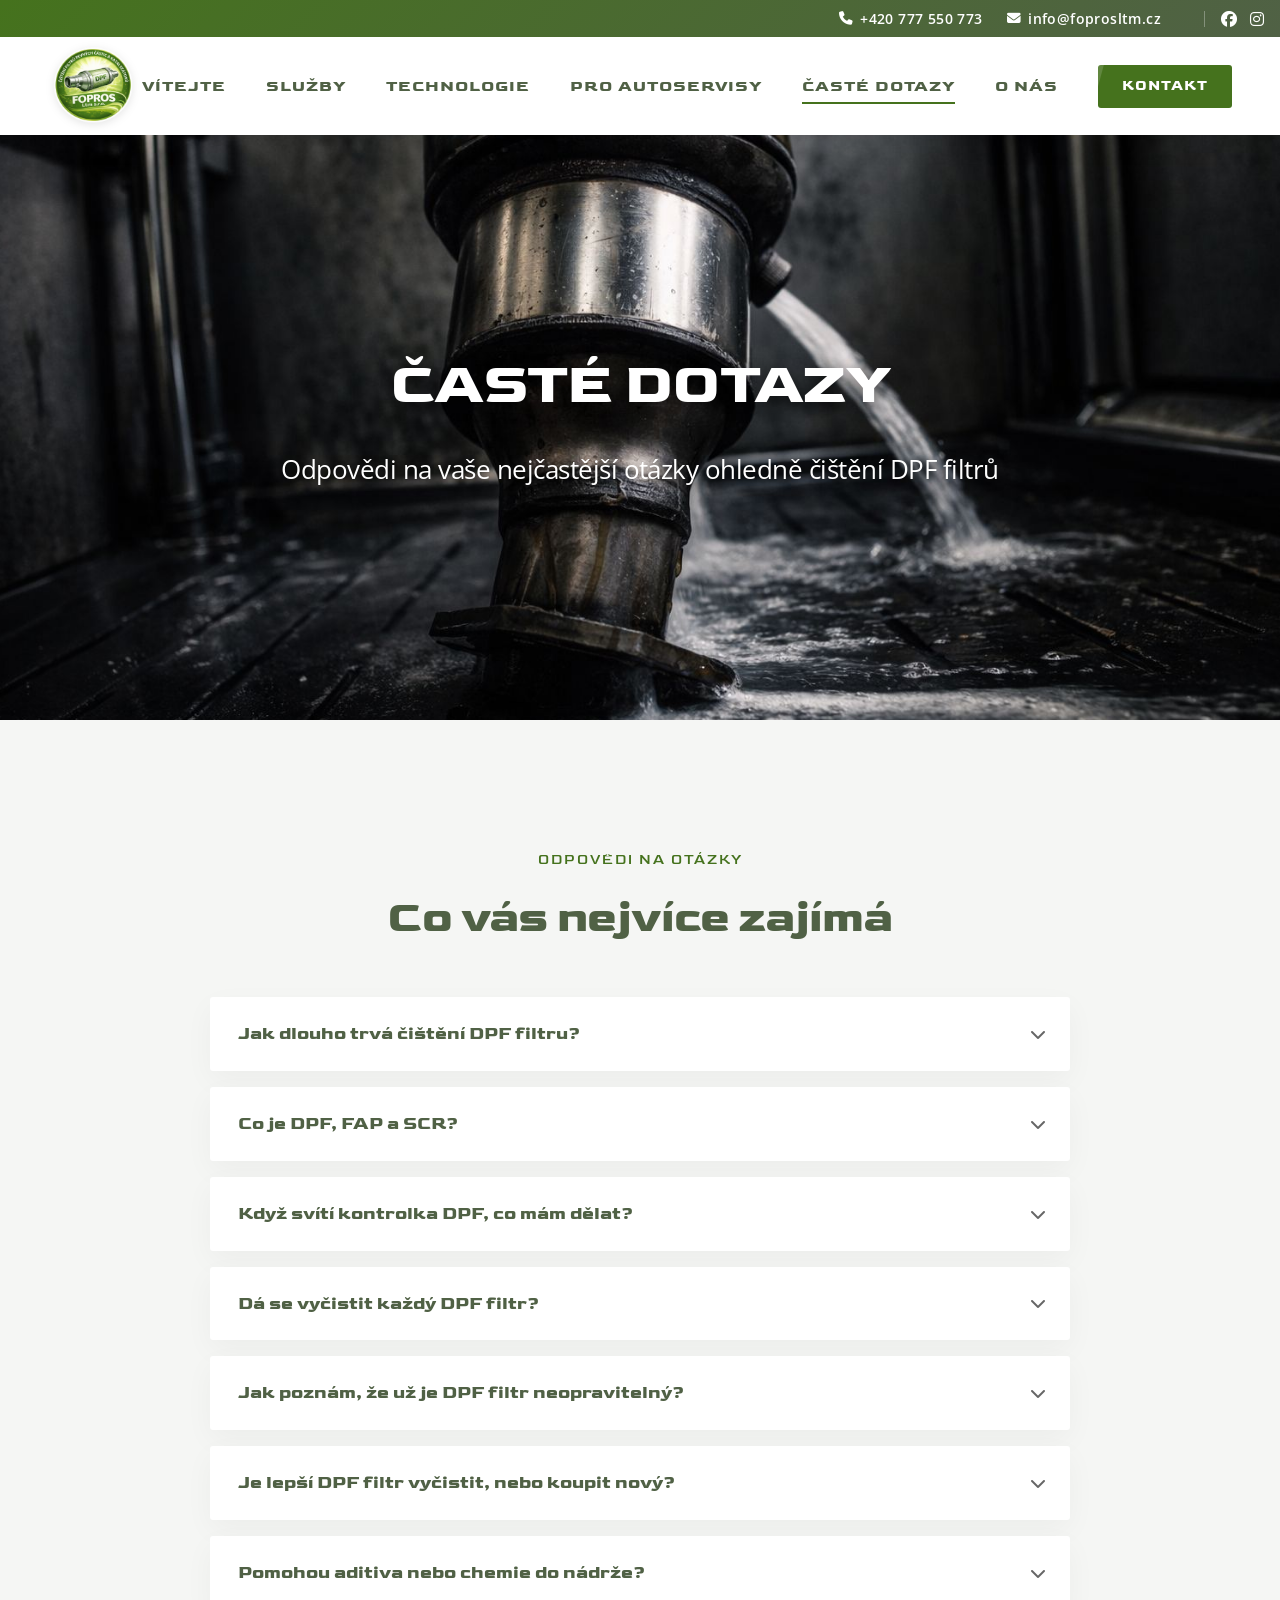
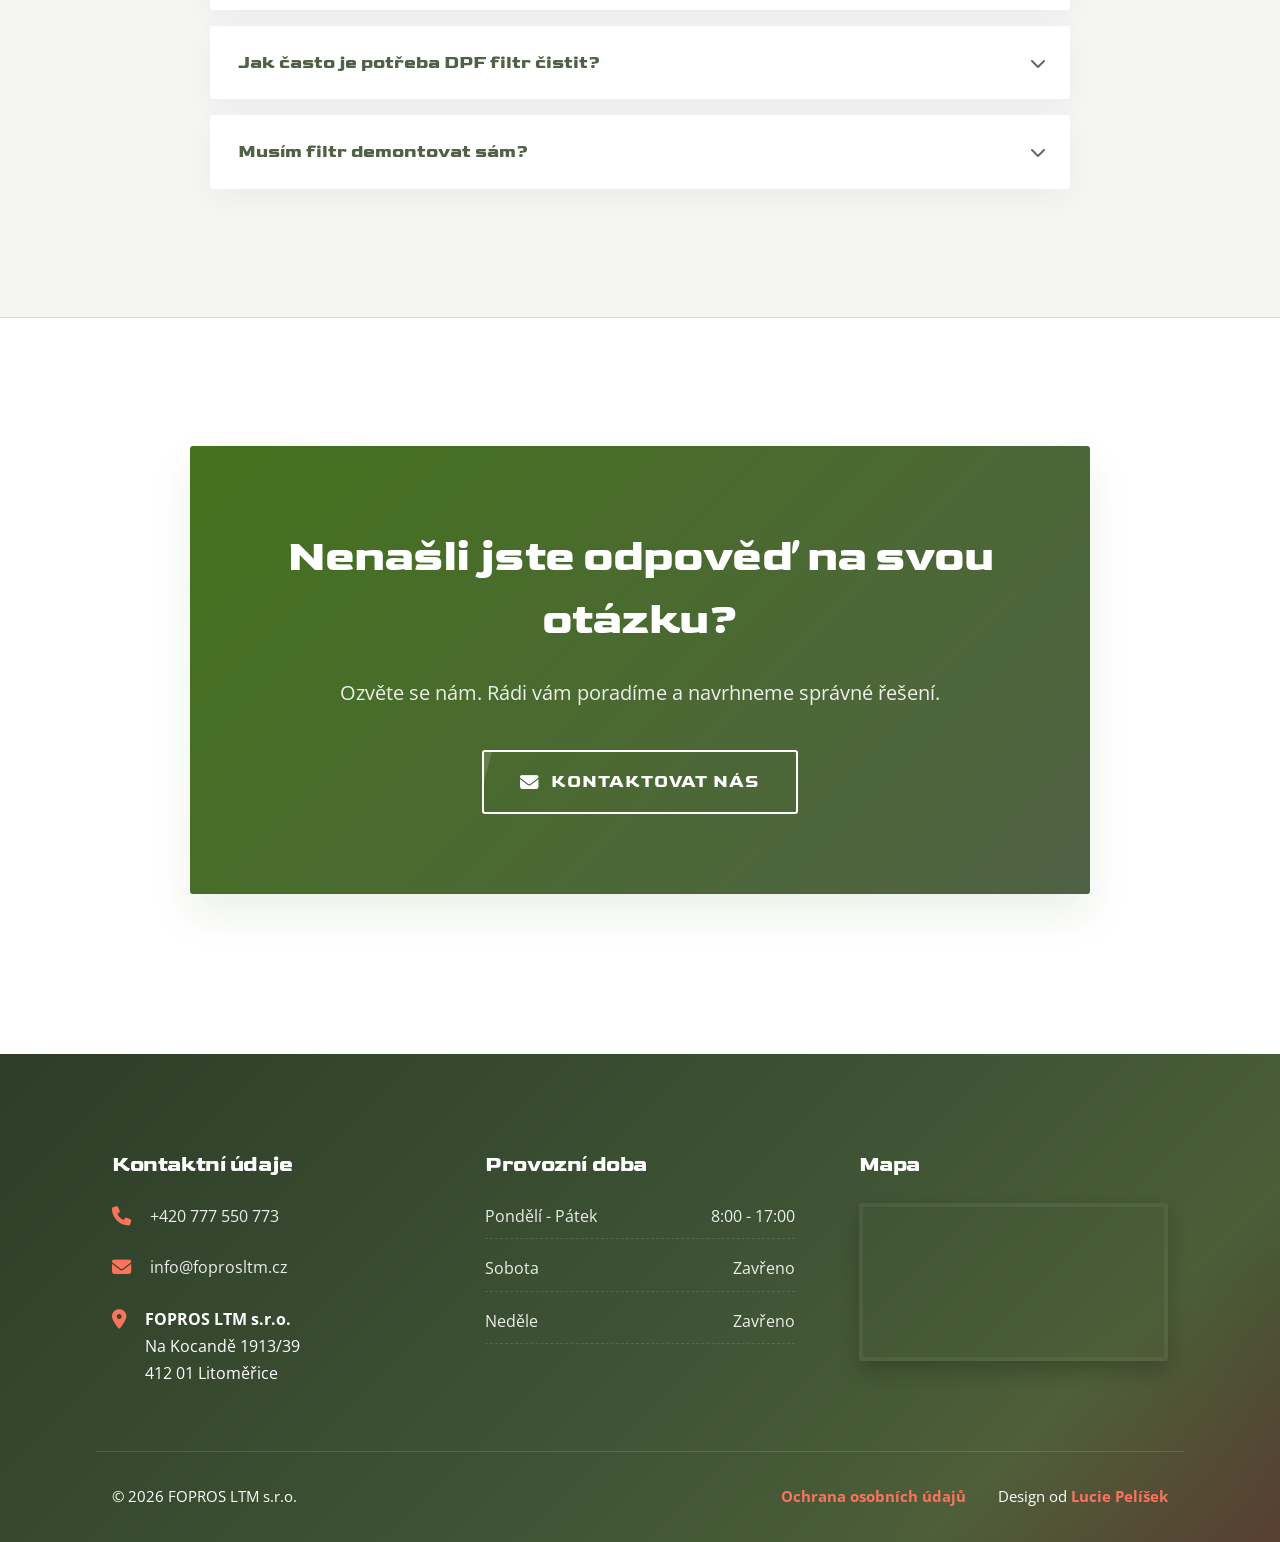
<file: caste-dotazy.html>
<!DOCTYPE html>
<html lang="cs">

<head>
    <meta charset="UTF-8">
    <meta name="viewport" content="width=device-width, initial-scale=1.0">
    <title>Časté dotazy – Čištění DPF | FOPROS LTM</title>
    <meta name="description"
        content="Odpovědi na nejčastější otázky ohledně čištění DPF filtrů. Jak dlouho to trvá, co dělat, když svítí kontrolka, a kdy se vyplatí filtr čistit.">
    <link rel="canonical" href="https://foprosltm.cz/caste-dotazy.html">
    <meta name="theme-color" content="#45721D">

    <meta property="og:title" content="Časté dotazy – Čištění DPF | FOPROS LTM">
    <meta property="og:description"
        content="Jak dlouho trvá čištění DPF? Dá se čistit každý filtr? Musím ho vymontovat sám? Odpovídáme na časté dotazy k DPF filtrům.">
    <meta property="og:type" content="website">
    <meta property="og:url" content="https://foprosltm.cz/caste-dotazy.html">

    <link rel="icon" href="Obrazky/Favicon.png" type="image/png">

    <link rel="preconnect" href="https://fonts.googleapis.com">
    <link rel="preconnect" href="https://fonts.gstatic.com" crossorigin>
    <link
        href="https://fonts.googleapis.com/css2?family=Goldman:wght@400;700&family=Open+Sans:ital,wght@0,400;0,600;0,700;1,400&display=swap"
        rel="stylesheet">
    <link rel="stylesheet" href="https://cdnjs.cloudflare.com/ajax/libs/font-awesome/6.5.1/css/all.min.css">

    <link rel="stylesheet" href="style.css">
    <link rel="stylesheet" href="caste-dotazy.css">
</head>

<body>

    <div class="site-header-wrap">
        <div class="top-bar">
            <div class="container-fluid">
                <div class="top-contact-info">
                    <a href="tel:+420777550773" class="top-link">
                        <i class="fa-solid fa-phone"></i><span>+420 777 550 773</span>
                    </a>
                    <a href="mailto:info@foprosltm.cz" class="top-link">
                        <i class="fa-solid fa-envelope"></i><span>info@foprosltm.cz</span>
                    </a>
                    <div class="top-social">
                        <a href="https://www.facebook.com/foprosltmDPF" target="_blank" rel="noopener"
                            aria-label="Facebook"><i class="fa-brands fa-facebook"></i></a>
                        <a href="https://instagram.com/foprosltmDPF" target="_blank" rel="noopener"
                            aria-label="Instagram"><i class="fa-brands fa-instagram"></i></a>
                    </div>
                </div>
            </div>
        </div>

        <header class="header" id="header">
            <div class="container-fluid header-inner">
                <a href="index.html" class="logo">
                    <img src="Obrazky/Logo.png" alt="FOPROS LTM Logo" loading="lazy">
                </a>
                <button class="menu-toggle" aria-label="Otevřít navigaci" aria-expanded="false"
                    aria-controls="main-nav">
                    <span class="hamburger"></span>
                </button>
                <nav id="main-nav" class="main-nav">
                    <ul class="nav-list">
                        <li><a href="index.html" class="nav-link">Vítejte</a></li>
                        <li><a href="sluzby.html" class="nav-link">Služby</a></li>
                        <li><a href="technologie.html" class="nav-link">Technologie</a></li>
                        <li><a href="pro-autoservisy.html" class="nav-link">Pro autoservisy</a></li>
                        <li><a href="caste-dotazy.html" class="nav-link active">Časté dotazy</a></li>
                        <li><a href="o-nas.html" class="nav-link">O nás</a></li>
                        <li><a href="kontakt.html" class="btn btn-nav">Kontakt</a></li>
                    </ul>
                </nav>
            </div>
        </header>
    </div>

    <main>

        <!-- Sekce 1: HERO -->
        <section class="hero hero-photo" id="faq-hero">
            <div class="hero-photo-bg" style="background-image: url('Obrazky/Foto6.jpg');"></div>
            <div class="hero-text-overlay"></div>
            <div class="container hero-content-centered">
                <div class="hero-content text-center center-block">
                    <h1>Časté dotazy</h1>
                    <h2>Odpovědi na vaše nejčastější otázky ohledně čištění DPF filtrů</h2>
                </div>
            </div>
        </section>

        <!-- Sekce 2: FAQs Accordion -->
        <section class="section-padding faq-section animate-on-scroll" id="faq-list">
            <div class="container">
                <div class="faq-wrapper">
                    <div class="text-content center-block" style="max-width: 680px; margin-bottom: 3rem;">
                        <span class="subtitle">Odpovědi na otázky</span>
                        <h2>Co vás nejvíce zajímá</h2>
                    </div>

                    <div class="faq-accordion">

                        <div class="faq-item">
                            <button class="faq-header" aria-expanded="false">
                                <span class="faq-title">Jak dlouho trvá čištění DPF filtru?</span>
                                <i class="fa-solid fa-chevron-down faq-arrow"></i>
                            </button>
                            <div class="faq-body">
                                <p>Čištění DPF filtru u nás obvykle trvá do 240 minut od zahájení procesu. Konkrétní čas
                                    závisí na typu filtru, míře zanesení a&nbsp;jeho velikosti. U&nbsp;větších filtrů
                                    (nákladní vozidla, autobusy, stroje) může být doba čištění stanovena individuálně.
                                </p>
                            </div>
                        </div>

                        <div class="faq-item">
                            <button class="faq-header" aria-expanded="false">
                                <span class="faq-title">Co je DPF, FAP a SCR?</span>
                                <i class="fa-solid fa-chevron-down faq-arrow"></i>
                            </button>
                            <div class="faq-body">
                                <ul class="faq-list">
                                    <li><strong>DPF (Diesel Particulate Filter)</strong><br>Filtr pevných částic, který
                                        zachytává saze a&nbsp;jemné částice z&nbsp;výfukových plynů dieselových motorů.
                                    </li>
                                    <li><strong>FAP (Filtre à Particules)</strong><br>Označení DPF filtru používané
                                        zejména u&nbsp;francouzských vozidel (Peugeot, Citroën, Renault). Funkčně jde
                                        o&nbsp;stejný typ filtru.</li>
                                    <li><strong>SCR (Selective Catalytic Reduction)</strong><br>Systém pro snížení emisí
                                        oxidů dusíku (NOx), který pracuje s&nbsp;kapalinou AdBlue. Nejde o&nbsp;filtr
                                        pevných částic, ale o&nbsp;jiný emisní systém.</li>
                                </ul>
                            </div>
                        </div>

                        <div class="faq-item">
                            <button class="faq-header" aria-expanded="false">
                                <span class="faq-title">Když svítí kontrolka DPF, co mám dělat?</span>
                                <i class="fa-solid fa-chevron-down faq-arrow"></i>
                            </button>
                            <div class="faq-body">
                                <p>Rozsvícená kontrolka DPF neznamená automaticky vážný problém, ale signalizuje, že
                                    filtr je zanesený.</p>
                                <p><strong>Doporučený postup:</strong></p>
                                <ul class="faq-list">
                                    <li>Pokud je to možné, zkuste delší jízdu mimo město při vyšších otáčkách, aby
                                        proběhla regenerace.</li>
                                    <li>Pokud kontrolka nezhasne nebo se vrací často, je vhodné nechat stav DPF odborně
                                        posoudit.</li>
                                    <li>Dlouhodobé ignorování kontrolky může vést k omezení výkonu motoru nebo k
                                        nouzovému režimu.</li>
                                </ul>
                            </div>
                        </div>

                        <div class="faq-item">
                            <button class="faq-header" aria-expanded="false">
                                <span class="faq-title">Dá se vyčistit každý DPF filtr?</span>
                                <i class="fa-solid fa-chevron-down faq-arrow"></i>
                            </button>
                            <div class="faq-body">
                                <p>Ne. Většinu DPF filtrů vyčistit lze, ale ne všechny. Čištění není vhodné, pokud je
                                    filtr:</p>
                                <ul class="faq-list">
                                    <li>Mechanicky poškozený nebo prasklý,</li>
                                    <li>konstrukčně zničený.</li>
                                </ul>
                                <p>Proto vždy provádíme vstupní kontrolu a&nbsp;teprve poté doporučíme další postup.</p>
                            </div>
                        </div>

                        <div class="faq-item">
                            <button class="faq-header" aria-expanded="false">
                                <span class="faq-title">Jak poznám, že už je DPF filtr neopravitelný?</span>
                                <i class="fa-solid fa-chevron-down faq-arrow"></i>
                            </button>
                            <div class="faq-body">
                                <p>Typické znaky neopravitelného DPF filtru:</p>
                                <ul class="faq-list">
                                    <li>Filtr je prasklý nebo má viditelné poškození,</li>
                                    <li>extrémně vysoký protitlak i po regeneracích.</li>
                                </ul>
                                <p>Laik to často nepozná, proto je důležité odborné posouzení před jakýmkoli zásahem.
                                </p>
                            </div>
                        </div>

                        <div class="faq-item">
                            <button class="faq-header" aria-expanded="false">
                                <span class="faq-title">Je lepší DPF filtr vyčistit, nebo koupit nový?</span>
                                <i class="fa-solid fa-chevron-down faq-arrow"></i>
                            </button>
                            <div class="faq-body">
                                <p>Pokud není filtr mechanicky poškozený, čištění dává ve většině případů smysl:</p>
                                <ul class="faq-list">
                                    <li>Je výrazně levnější než nový filtr,</li>
                                    <li>zachováte originální díl vozidla,</li>
                                    <li>jde o ekologičtější řešení.</li>
                                </ul>
                                <p>Výměnu doporučujeme pouze tehdy, pokud je filtr nevratně poškozený.</p>
                            </div>
                        </div>

                        <div class="faq-item">
                            <button class="faq-header" aria-expanded="false">
                                <span class="faq-title">Pomohou aditiva nebo chemie do nádrže?</span>
                                <i class="fa-solid fa-chevron-down faq-arrow"></i>
                            </button>
                            <div class="faq-body">
                                <p>Aditiva mohou podpořit regeneraci a pomoci se sazemi, ale:</p>
                                <ul class="faq-list">
                                    <li>Neodstraní popel,</li>
                                    <li>nejsou řešením silně zaneseného DPF.</li>
                                </ul>
                                <p>Pokud se problém s DPF opakuje, chemie většinou nestačí.</p>
                            </div>
                        </div>

                        <div class="faq-item">
                            <button class="faq-header" aria-expanded="false">
                                <span class="faq-title">Jak často je potřeba DPF filtr čistit?</span>
                                <i class="fa-solid fa-chevron-down faq-arrow"></i>
                            </button>
                            <div class="faq-body">
                                <p>Neexistuje jednotný interval. Záleží na:</p>
                                <ul class="faq-list">
                                    <li>Stylu jízdy,</li>
                                    <li>typu provozu (město vs. delší trasy),</li>
                                    <li>technickém stavu motoru,</li>
                                    <li>stáří vozidla.</li>
                                </ul>
                                <p>U vozidel s častými krátkými jízdami se zanášení objevuje výrazně dříve.</p>
                            </div>
                        </div>

                        <div class="faq-item">
                            <button class="faq-header" aria-expanded="false">
                                <span class="faq-title">Musím filtr demontovat sám?</span>
                                <i class="fa-solid fa-chevron-down faq-arrow"></i>
                            </button>
                            <div class="faq-body">
                                <p>Nemusíte. Pokud nemáte možnost filtr demontovat, můžete přijet k&nbsp;nám nebo dojet
                                    do s&nbsp;námi spolupracujícího autoservisu. Spolupracující servisy naleznete
                                    na&nbsp;stránce <a href="pro-autoservisy.html#spolupracujeme"
                                        class="inline-link">Pro autoservisy</a>. Případně naše spolupracující
                                    autoservisy pro vás rádi obvoláme a&nbsp;zjistíme jejich aktuální vytíženost.</p>
                            </div>
                        </div>

                    </div>
                </div>
            </div>
        </section>

        <!-- Sekce 3: CTA -->
        <section class="section-padding cta-section animate-on-scroll">
            <div class="container">
                <div class="cta-box">
                    <h2>Nenašli jste odpověď na&nbsp;svou otázku?</h2>
                    <p>Ozvěte se nám. Rádi vám poradíme a&nbsp;navrhneme správné řešení.</p>
                    <a href="kontakt.html" class="btn btn-outline">
                        <i class="fa-solid fa-envelope"></i>Kontaktovat nás
                    </a>
                </div>
            </div>
        </section>

    </main>

    <!-- Footer -->
    <footer class="footer animate-on-scroll">
        <div class="container footer-grid">
            <div class="footer-col">
                <h4 class="footer-title">Kontaktní údaje</h4>
                <ul class="footer-contact-list">
                    <li>
                        <i class="fa-solid fa-phone"></i>
                        <div><a href="tel:+420777550773">+420 777 550 773</a></div>
                    </li>
                    <li>
                        <i class="fa-solid fa-envelope"></i>
                        <div><a href="mailto:info@foprosltm.cz">info@foprosltm.cz</a></div>
                    </li>
                    <li>
                        <i class="fa-solid fa-location-dot"></i>
                        <div>
                            <strong>FOPROS LTM s.r.o.</strong><br>
                            Na Kocandě 1913/39<br>
                            412 01 Litoměřice
                        </div>
                    </li>
                </ul>
            </div>
            <div class="footer-col">
                <h4 class="footer-title">Provozní doba</h4>
                <ul class="hours-list">
                    <li><span>Pondělí - Pátek</span> <span>8:00 - 17:00</span></li>
                    <li><span>Sobota</span> <span>Zavřeno</span></li>
                    <li><span>Neděle</span> <span>Zavřeno</span></li>
                </ul>
            </div>
            <div class="footer-col footer-col-map">
                <h4 class="footer-title">Mapa</h4>
                <div class="map-wrapper">
                    <iframe style="border:none" src="https://mapy.cz/s/gopalacufo" width="100%" height="320"
                        title="Mapa kde nás najdete, Litoměřice" loading="lazy"></iframe>
                </div>
            </div>
        </div>
        <div class="footer-bottom">
            <div class="container footer-bottom-inner">
                <div class="copyright">&copy; 2026 FOPROS LTM s.r.o.</div>
                <div class="footer-links">
                    <a href="ochrana-osobnich-udaju.html" target="_blank" rel="noopener">Ochrana osobních údajů</a>
                    <a href="https://luciepelisek.cz" target="_blank" rel="noopener">Design od <strong
                            class="designer-name">Lucie Pelíšek</strong></a>
                </div>
            </div>
        </div>
    </footer>

    <button id="scroll-top" aria-label="Zpět na začátek">
        <i class="fa-solid fa-chevron-up"></i>
    </button>

    <script src="script.js" defer></script>
    <script>
        // FAQ Accordion Logika
        document.querySelectorAll('.faq-header').forEach(btn => {
            btn.addEventListener('click', () => {
                const item = btn.closest('.faq-item');
                const isOpen = btn.getAttribute('aria-expanded') === 'true';

                // Zavřít všechny ostatní, pokud chceme chování accordionu (jedna max otevřená), 
                // Pokud chceme, aby jich šlo otevřít víc, stačí toto odstranit.
                // Pro FAQ je běžné ponechat jen jednu otevřenou.
                document.querySelectorAll('.faq-item').forEach(i => {
                    i.querySelector('.faq-header').setAttribute('aria-expanded', 'false');
                    i.classList.remove('open');
                });

                // Otevřít/Zavřít kliknutý
                if (!isOpen) {
                    btn.setAttribute('aria-expanded', 'true');
                    item.classList.add('open');
                }
            });
        });
    </script>
</body>

</html>
</file>
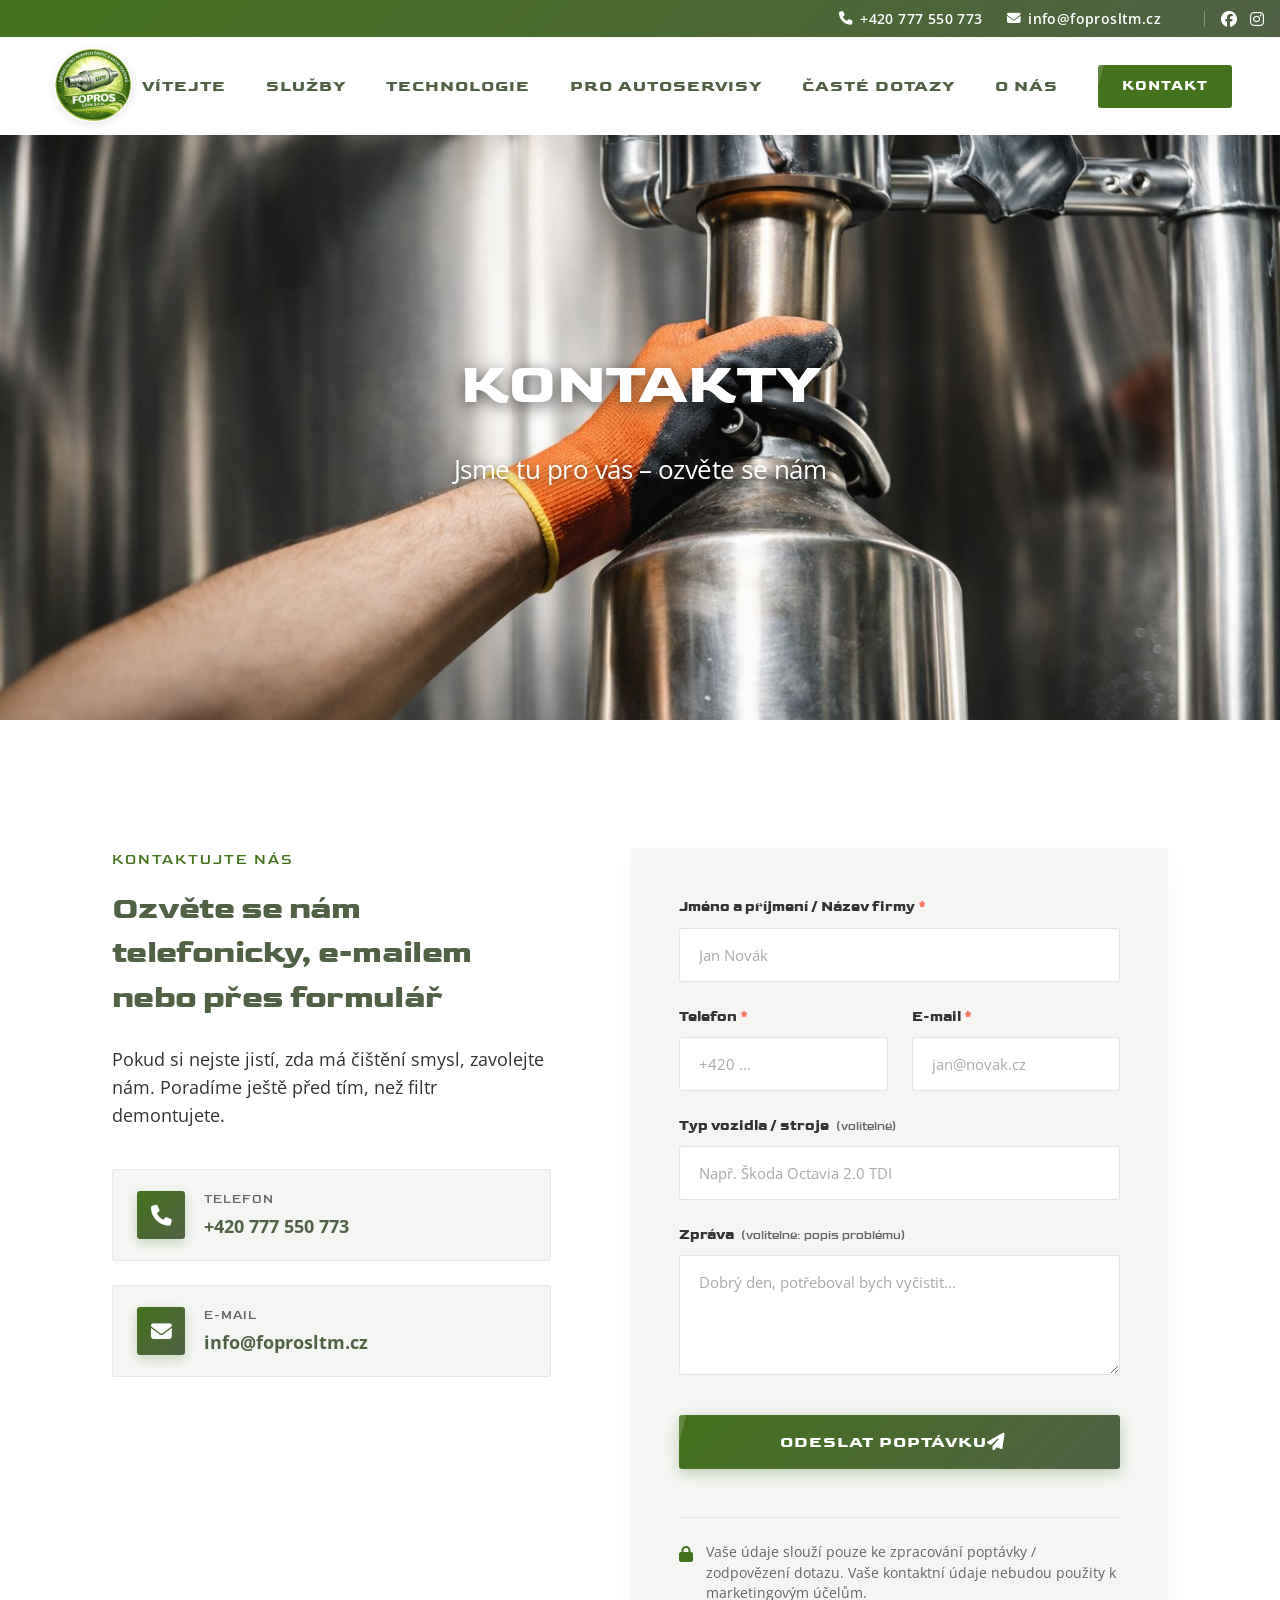
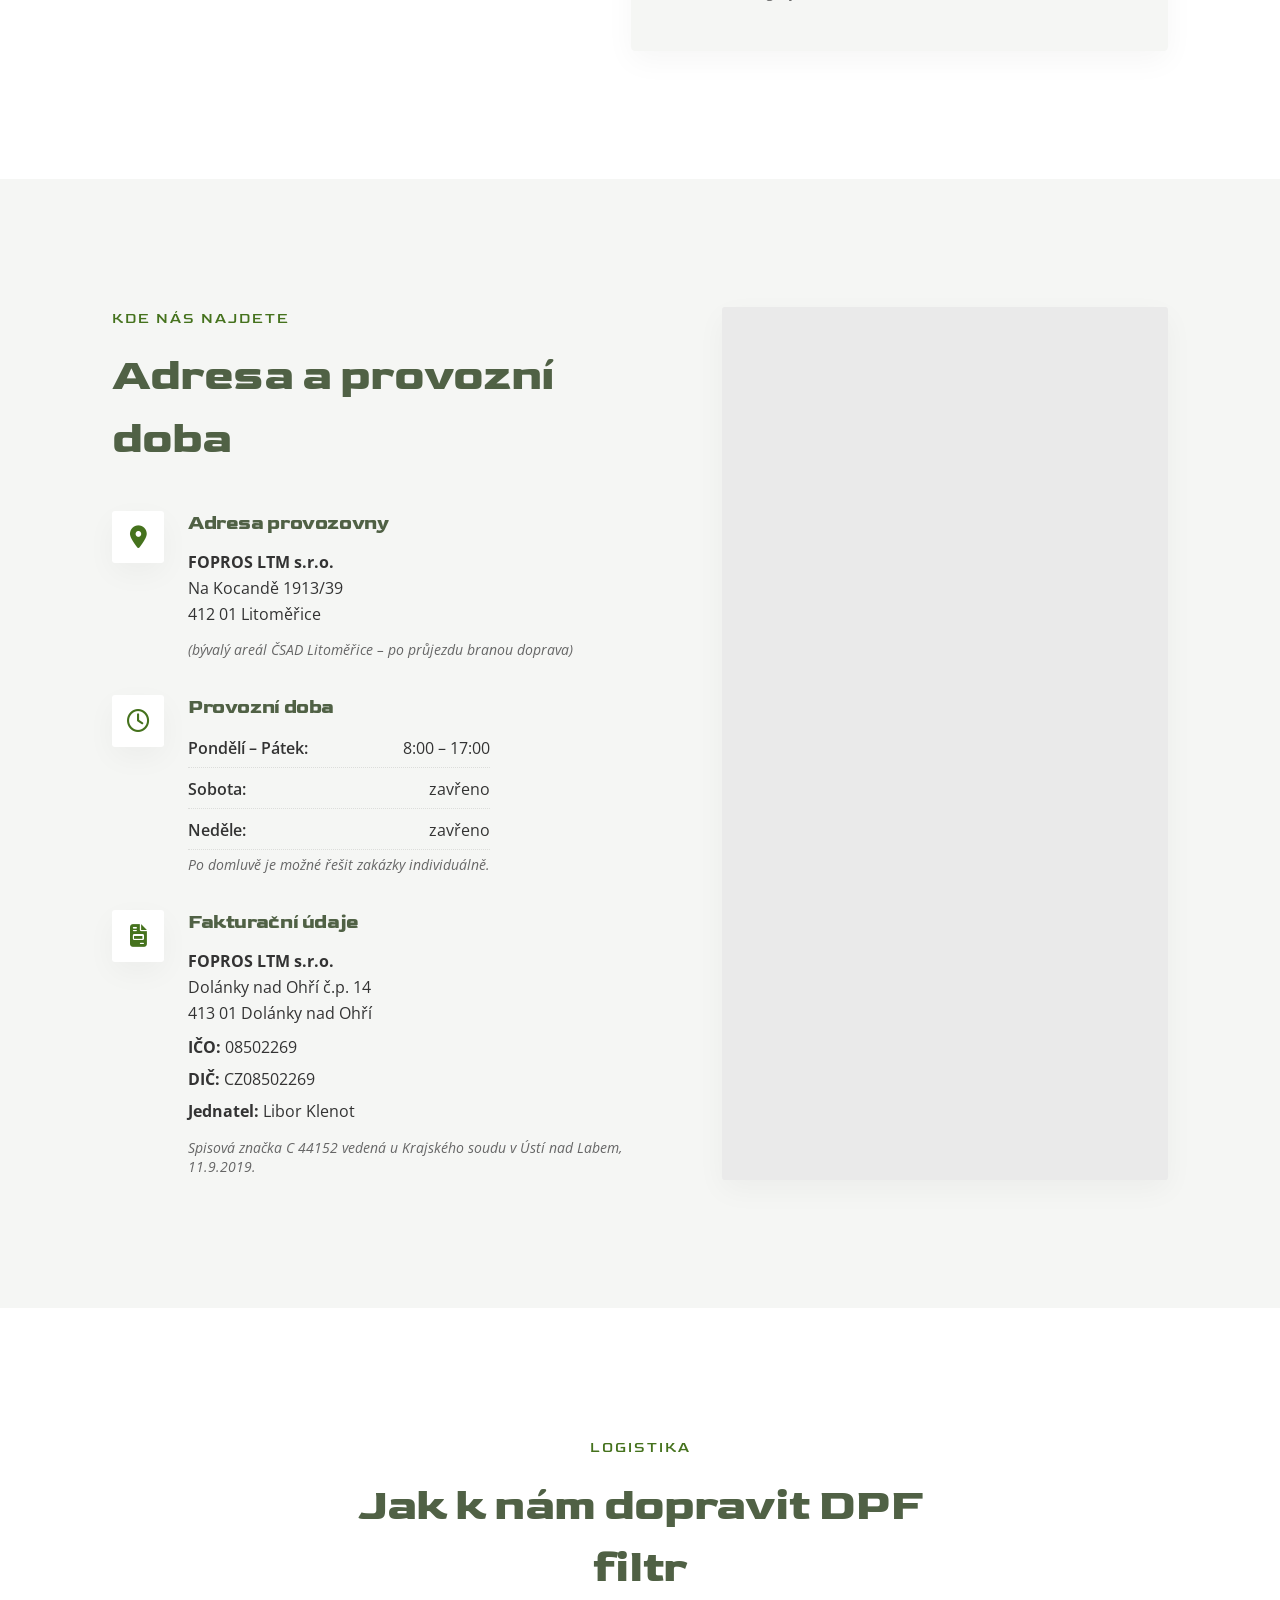
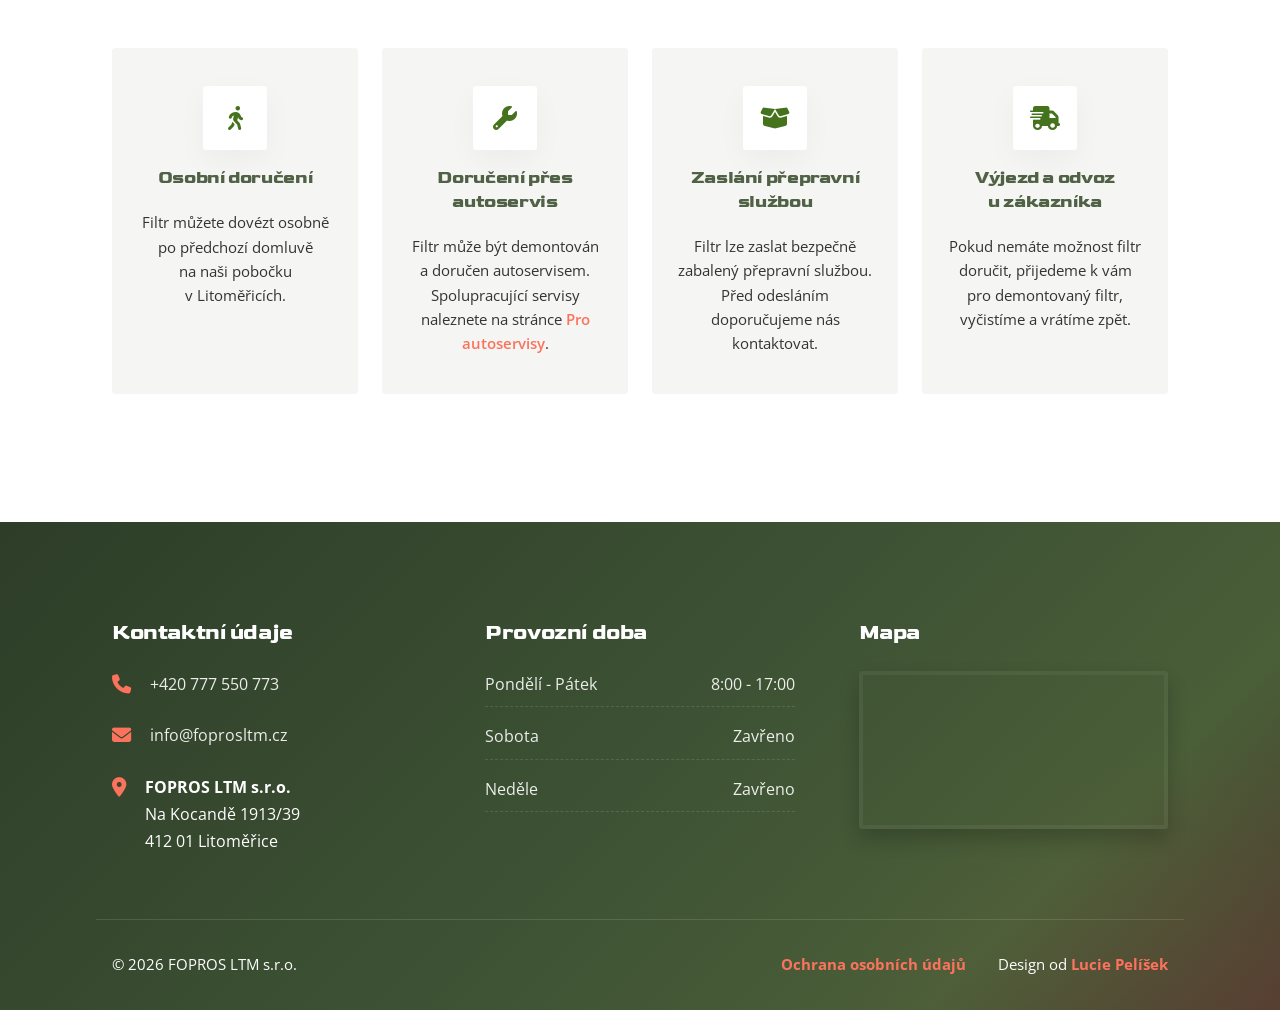
<file: kontakt.html>
<!DOCTYPE html>
<html lang="cs">

<head>
    <meta charset="UTF-8">
    <meta name="viewport" content="width=device-width, initial-scale=1.0">
    <title>Kontakt – FOPROS LTM</title>
    <meta name="description"
        content="Kontaktujte nás ohledně čištění DPF filtrů. Zjistěte naši adresu v Litoměřicích, provozní dobu nebo nám napište přes kontaktní formulář.">
    <link rel="canonical" href="https://foprosltm.cz/kontakt.html">
    <meta name="theme-color" content="#45721D">

    <meta property="og:title" content="Kontakt – FOPROS LTM">
    <meta property="og:description"
        content="Zavolejte nám nebo napište. Rádi vám s čištěním DPF filtru poradíme ještě před jeho demontáží.">
    <meta property="og:type" content="website">
    <meta property="og:url" content="https://foprosltm.cz/kontakt.html">

    <link rel="icon" href="Obrazky/Favicon.png" type="image/png">

    <link rel="preconnect" href="https://fonts.googleapis.com">
    <link rel="preconnect" href="https://fonts.gstatic.com" crossorigin>
    <link
        href="https://fonts.googleapis.com/css2?family=Goldman:wght@400;700&family=Open+Sans:ital,wght@0,400;0,600;0,700;1,400&display=swap"
        rel="stylesheet">
    <link rel="stylesheet" href="https://cdnjs.cloudflare.com/ajax/libs/font-awesome/6.5.1/css/all.min.css">

    <link rel="stylesheet" href="style.css">
    <link rel="stylesheet" href="kontakt.css">
</head>

<body>

    <div class="site-header-wrap">
        <div class="top-bar">
            <div class="container-fluid">
                <div class="top-contact-info">
                    <a href="tel:+420777550773" class="top-link">
                        <i class="fa-solid fa-phone"></i><span>+420 777 550 773</span>
                    </a>
                    <a href="mailto:info@foprosltm.cz" class="top-link">
                        <i class="fa-solid fa-envelope"></i><span>info@foprosltm.cz</span>
                    </a>
                    <div class="top-social">
                        <a href="https://www.facebook.com/foprosltmDPF" target="_blank" rel="noopener"
                            aria-label="Facebook"><i class="fa-brands fa-facebook"></i></a>
                        <a href="https://instagram.com/foprosltmDPF" target="_blank" rel="noopener"
                            aria-label="Instagram"><i class="fa-brands fa-instagram"></i></a>
                    </div>
                </div>
            </div>
        </div>

        <header class="header" id="header">
            <div class="container-fluid header-inner">
                <a href="index.html" class="logo">
                    <img src="Obrazky/Logo.png" alt="FOPROS LTM Logo" loading="lazy">
                </a>
                <button class="menu-toggle" aria-label="Otevřít navigaci" aria-expanded="false"
                    aria-controls="main-nav">
                    <span class="hamburger"></span>
                </button>
                <nav id="main-nav" class="main-nav">
                    <ul class="nav-list">
                        <li><a href="index.html" class="nav-link">Vítejte</a></li>
                        <li><a href="sluzby.html" class="nav-link">Služby</a></li>
                        <li><a href="technologie.html" class="nav-link">Technologie</a></li>
                        <li><a href="pro-autoservisy.html" class="nav-link">Pro autoservisy</a></li>
                        <li><a href="caste-dotazy.html" class="nav-link">Časté dotazy</a></li>
                        <li><a href="o-nas.html" class="nav-link">O nás</a></li>
                        <li><a href="kontakt.html" class="btn btn-nav active">Kontakt</a></li>
                    </ul>
                </nav>
            </div>
        </header>
    </div>

    <main>

        <!-- Sekce 1: HERO -->
        <section class="hero hero-photo" id="kontakt-hero">
            <div class="hero-photo-bg"
                style="background-image: url('Obrazky/Foto3.jpg'); background-position: center 30%;"></div>
            <div class="hero-text-overlay"></div>
            <div class="container hero-content-centered">
                <div class="hero-content text-center center-block">
                    <h1>Kontakty</h1>
                    <h2>Jsme tu pro vás – ozvěte se nám</h2>
                </div>
            </div>
        </section>

        <!-- Sekce 2: Kontaktujte nás / Formulář -->
        <section class="section-padding kontakt-form-section animate-on-scroll" id="napiste-nam">
            <div class="container">
                <div class="kontakt-form-grid">

                    <!-- Levé info -->
                    <div class="kf-info">
                        <span class="subtitle">Kontaktujte nás</span>
                        <h2>Ozvěte se nám telefonicky, e-mailem nebo přes formulář</h2>
                        <p class="kf-lead">Pokud si nejste jistí, zda má čištění smysl, zavolejte nám. Poradíme ještě
                            před tím, než filtr demontujete.</p>

                        <div class="kf-direct-contacts">
                            <a href="tel:+420777550773" class="kf-direct-link">
                                <div class="kf-icon"><i class="fa-solid fa-phone"></i></div>
                                <div>
                                    <span>Telefon</span>
                                    <strong>+420 777 550 773</strong>
                                </div>
                            </a>
                            <a href="mailto:info@foprosltm.cz" class="kf-direct-link">
                                <div class="kf-icon"><i class="fa-solid fa-envelope"></i></div>
                                <div>
                                    <span>E-mail</span>
                                    <strong>info@foprosltm.cz</strong>
                                </div>
                            </a>
                        </div>
                    </div>

                    <!-- Pravý formulář -->
                    <div class="kf-form-wrapper">
                        <form id="contactForm" action="https://formsubmit.co/ajax/info@foprosltm.cz" method="POST"
                            class="contact-form">
                            <!-- FormSubmit konfigurace -->
                            <input type="hidden" name="_subject" value="Zpráva z webu">
                            <input type="hidden" name="_captcha" value="false">
                            <input type="hidden" name="_template" value="box">

                            <div class="form-group">
                                <label for="name">Jméno a příjmení / Název firmy <span>*</span></label>
                                <input type="text" id="name" name="Jméno" required placeholder="Jan Novák">
                            </div>

                            <div class="form-row">
                                <div class="form-group">
                                    <label for="phone">Telefon <span>*</span></label>
                                    <input type="tel" id="phone" name="Telefon" required placeholder="+420 ...">
                                </div>
                                <div class="form-group">
                                    <label for="email">E-mail <span>*</span></label>
                                    <input type="email" id="email" name="Email" required placeholder="jan@novak.cz">
                                </div>
                            </div>

                            <div class="form-group">
                                <label for="vehicle">Typ vozidla / stroje <span
                                        class="volitelne">(volitelně)</span></label>
                                <input type="text" id="vehicle" name="Typ vozidla"
                                    placeholder="Např. Škoda Octavia 2.0 TDI">
                            </div>

                            <div class="form-group">
                                <label for="message">Zpráva <span class="volitelne">(volitelně: popis
                                        problému)</span></label>
                                <textarea id="message" name="Zpráva" rows="4"
                                    placeholder="Dobrý den, potřeboval bych vyčistit..."></textarea>
                            </div>

                            <button type="submit" id="submitBtn" class="btn btn-primary btn-submit">
                                <span>Odeslat poptávku</span>
                                <i class="fa-solid fa-paper-plane"></i>
                            </button>

                            <!-- Div pro zobrazení hlášky -->
                            <div id="form-status" class="form-status-msg" style="display: none;"></div>

                            <div class="form-note">
                                <i class="fa-solid fa-lock"></i>
                                <p>Vaše údaje slouží pouze ke zpracování poptávky / zodpovězení dotazu. Vaše kontaktní
                                    údaje nebudou použity k marketingovým účelům.</p>
                            </div>
                        </form>
                    </div>

                </div>
            </div>
        </section>

        <!-- Sekce 3: Adresa a fakturace + Mapa -->
        <section class="section-padding kontakt-adresa-section animate-on-scroll" id="adresa">
            <div class="container">
                <div class="kontakt-adresa-grid">

                    <div class="ka-content">
                        <span class="subtitle">Kde nás najdete</span>
                        <h2>Adresa a&nbsp;provozní doba</h2>

                        <div class="ka-blocks">
                            <!-- Block 1: Adresa -->
                            <div class="ka-block">
                                <div class="ka-icon"><i class="fa-solid fa-location-dot"></i></div>
                                <div class="ka-text">
                                    <h4>Adresa provozovny</h4>
                                    <p><strong>FOPROS LTM s.r.o.</strong><br>
                                        Na Kocandě 1913/39<br>
                                        412 01 Litoměřice</p>
                                    <span class="ka-hint">(bývalý areál ČSAD Litoměřice – po&nbsp;průjezdu branou
                                        doprava)</span>
                                </div>
                            </div>

                            <!-- Block 2: Provozní doba -->
                            <div class="ka-block">
                                <div class="ka-icon"><i class="fa-regular fa-clock"></i></div>
                                <div class="ka-text">
                                    <h4>Provozní doba</h4>
                                    <ul class="ka-hours">
                                        <li><span>Pondělí – Pátek:</span> <span>8:00 – 17:00</span></li>
                                        <li><span>Sobota:</span> <span>zavřeno</span></li>
                                        <li><span>Neděle:</span> <span>zavřeno</span></li>
                                    </ul>
                                    <span class="ka-hint">Po domluvě je možné řešit zakázky individuálně.</span>
                                </div>
                            </div>

                            <!-- Block 3: Fakturace -->
                            <div class="ka-block">
                                <div class="ka-icon"><i class="fa-solid fa-file-invoice"></i></div>
                                <div class="ka-text">
                                    <h4>Fakturační údaje</h4>
                                    <p><strong>FOPROS LTM s.r.o.</strong><br>
                                        Dolánky nad Ohří č.p. 14<br>
                                        413 01 Dolánky nad Ohří</p>
                                    <ul class="ka-billing">
                                        <li><strong>IČO:</strong> 08502269</li>
                                        <li><strong>DIČ:</strong> CZ08502269</li>
                                        <li><strong>Jednatel:</strong> Libor Klenot</li>
                                    </ul>
                                    <span class="ka-hint">Spisová značka C 44152 vedená u Krajského soudu v&nbsp;Ústí
                                        nad&nbsp;Labem, 11.9.2019.</span>
                                </div>
                            </div>
                        </div>
                    </div>

                    <!-- Mapa vpravo -->
                    <div class="ka-map-wrapper">
                        <!-- mapy.cz se normálně sdílí bez www v default formátech, z instrukce mapy.com opraveno na cz jak je v patičce -->
                        <iframe style="border:none" src="https://mapy.cz/s/gopalacufo" class="ka-map"
                            title="Mapa - DPF čištění Litoměřice" allowfullscreen loading="lazy"></iframe>
                    </div>

                </div>
            </div>
        </section>

        <!-- Sekce 4: Jak k nám filtr dopravit -->
        <section class="section-padding doprava-section animate-on-scroll" id="doprava">
            <div class="container">
                <div class="text-content center-block" style="max-width: 600px; margin-bottom: 3rem;">
                    <span class="subtitle">Logistika</span>
                    <h2>Jak k&nbsp;nám dopravit DPF filtr</h2>
                </div>

                <div class="doprava-grid">
                    <div class="d-card animate-on-scroll">
                        <div class="d-icon"><i class="fa-solid fa-person-walking"></i></div>
                        <h4>Osobní doručení</h4>
                        <p>Filtr můžete dovézt osobně po&nbsp;předchozí domluvě na&nbsp;naši pobočku
                            v&nbsp;Litoměřicích.</p>
                    </div>

                    <div class="d-card animate-on-scroll" style="transition-delay:0.1s;">
                        <div class="d-icon"><i class="fa-solid fa-wrench"></i></div>
                        <h4>Doručení přes autoservis</h4>
                        <p>Filtr může být demontován a&nbsp;doručen autoservisem. Spolupracující servisy naleznete
                            na&nbsp;stránce <a href="pro-autoservisy.html#spolupracujeme" class="inline-link">Pro
                                autoservisy</a>.</p>
                    </div>

                    <div class="d-card animate-on-scroll" style="transition-delay:0.2s;">
                        <div class="d-icon"><i class="fa-solid fa-box-open"></i></div>
                        <h4>Zaslání přepravní službou</h4>
                        <p>Filtr lze zaslat bezpečně zabalený přepravní službou. Před&nbsp;odesláním doporučujeme nás
                            kontaktovat.</p>
                    </div>

                    <div class="d-card animate-on-scroll" style="transition-delay:0.3s;">
                        <div class="d-icon"><i class="fa-solid fa-truck-fast"></i></div>
                        <h4>Výjezd a&nbsp;odvoz u&nbsp;zákazníka</h4>
                        <p>Pokud nemáte možnost filtr doručit, přijedeme k&nbsp;vám pro demontovaný filtr, vyčistíme
                            a&nbsp;vrátíme zpět.</p>
                    </div>
                </div>
            </div>
        </section>

    </main>

    <!-- Footer -->
    <footer class="footer animate-on-scroll">
        <div class="container footer-grid">
            <div class="footer-col">
                <h4 class="footer-title">Kontaktní údaje</h4>
                <ul class="footer-contact-list">
                    <li>
                        <i class="fa-solid fa-phone"></i>
                        <div><a href="tel:+420777550773">+420 777 550 773</a></div>
                    </li>
                    <li>
                        <i class="fa-solid fa-envelope"></i>
                        <div><a href="mailto:info@foprosltm.cz">info@foprosltm.cz</a></div>
                    </li>
                    <li>
                        <i class="fa-solid fa-location-dot"></i>
                        <div>
                            <strong>FOPROS LTM s.r.o.</strong><br>
                            Na Kocandě 1913/39<br>
                            412 01 Litoměřice
                        </div>
                    </li>
                </ul>
            </div>
            <div class="footer-col">
                <h4 class="footer-title">Provozní doba</h4>
                <ul class="hours-list">
                    <li><span>Pondělí - Pátek</span> <span>8:00 - 17:00</span></li>
                    <li><span>Sobota</span> <span>Zavřeno</span></li>
                    <li><span>Neděle</span> <span>Zavřeno</span></li>
                </ul>
            </div>
            <div class="footer-col footer-col-map">
                <h4 class="footer-title">Mapa</h4>
                <div class="map-wrapper">
                    <iframe style="border:none" src="https://mapy.cz/s/gopalacufo" width="100%" height="320"
                        title="Mapa kde nás najdete, Litoměřice" loading="lazy"></iframe>
                </div>
            </div>
        </div>
        <div class="footer-bottom">
            <div class="container footer-bottom-inner">
                <div class="copyright">&copy; 2026 FOPROS LTM s.r.o.</div>
                <div class="footer-links">
                    <a href="ochrana-osobnich-udaju.html" target="_blank" rel="noopener">Ochrana osobních údajů</a>
                    <a href="https://luciepelisek.cz" target="_blank" rel="noopener">Design od <strong
                            class="designer-name">Lucie Pelíšek</strong></a>
                </div>
            </div>
        </div>
    </footer>

    <button id="scroll-top" aria-label="Zpět na začátek">
        <i class="fa-solid fa-chevron-up"></i>
    </button>

    <script src="script.js" defer></script>
</body>

</html>
</file>
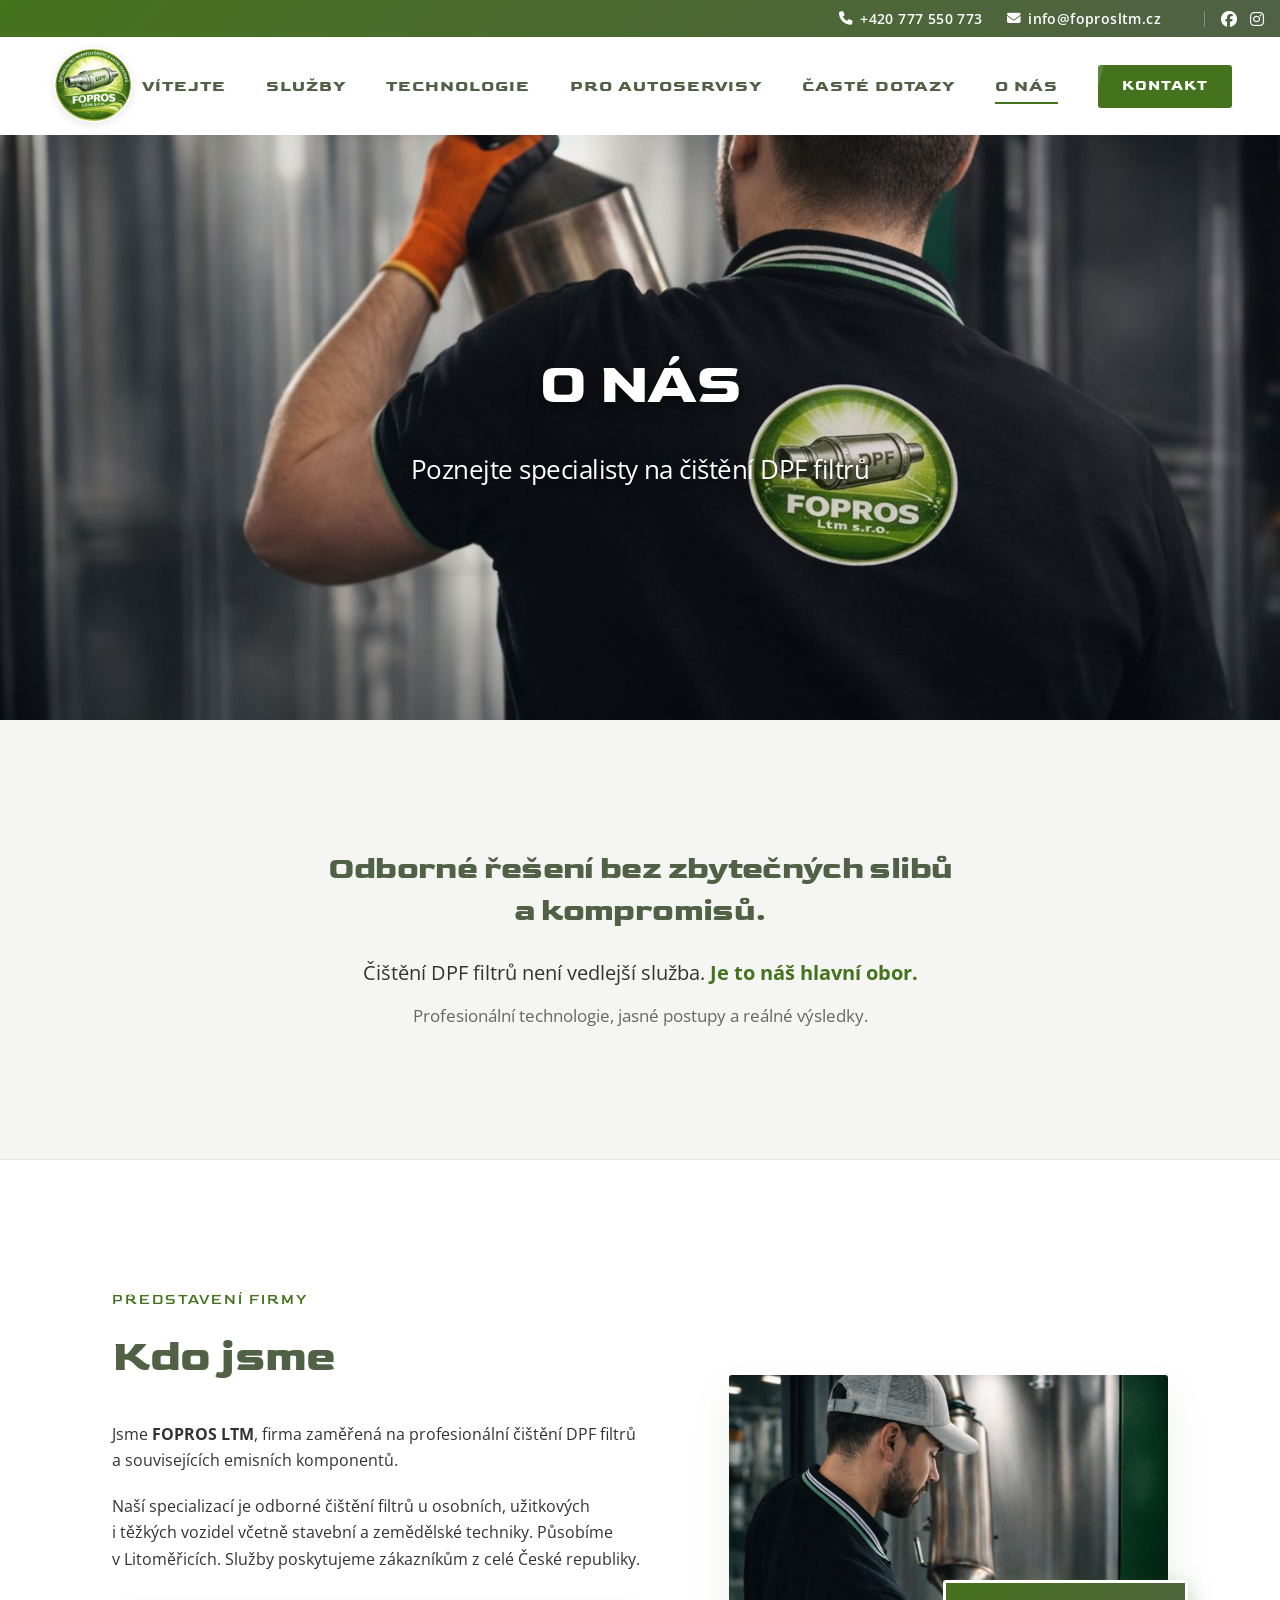
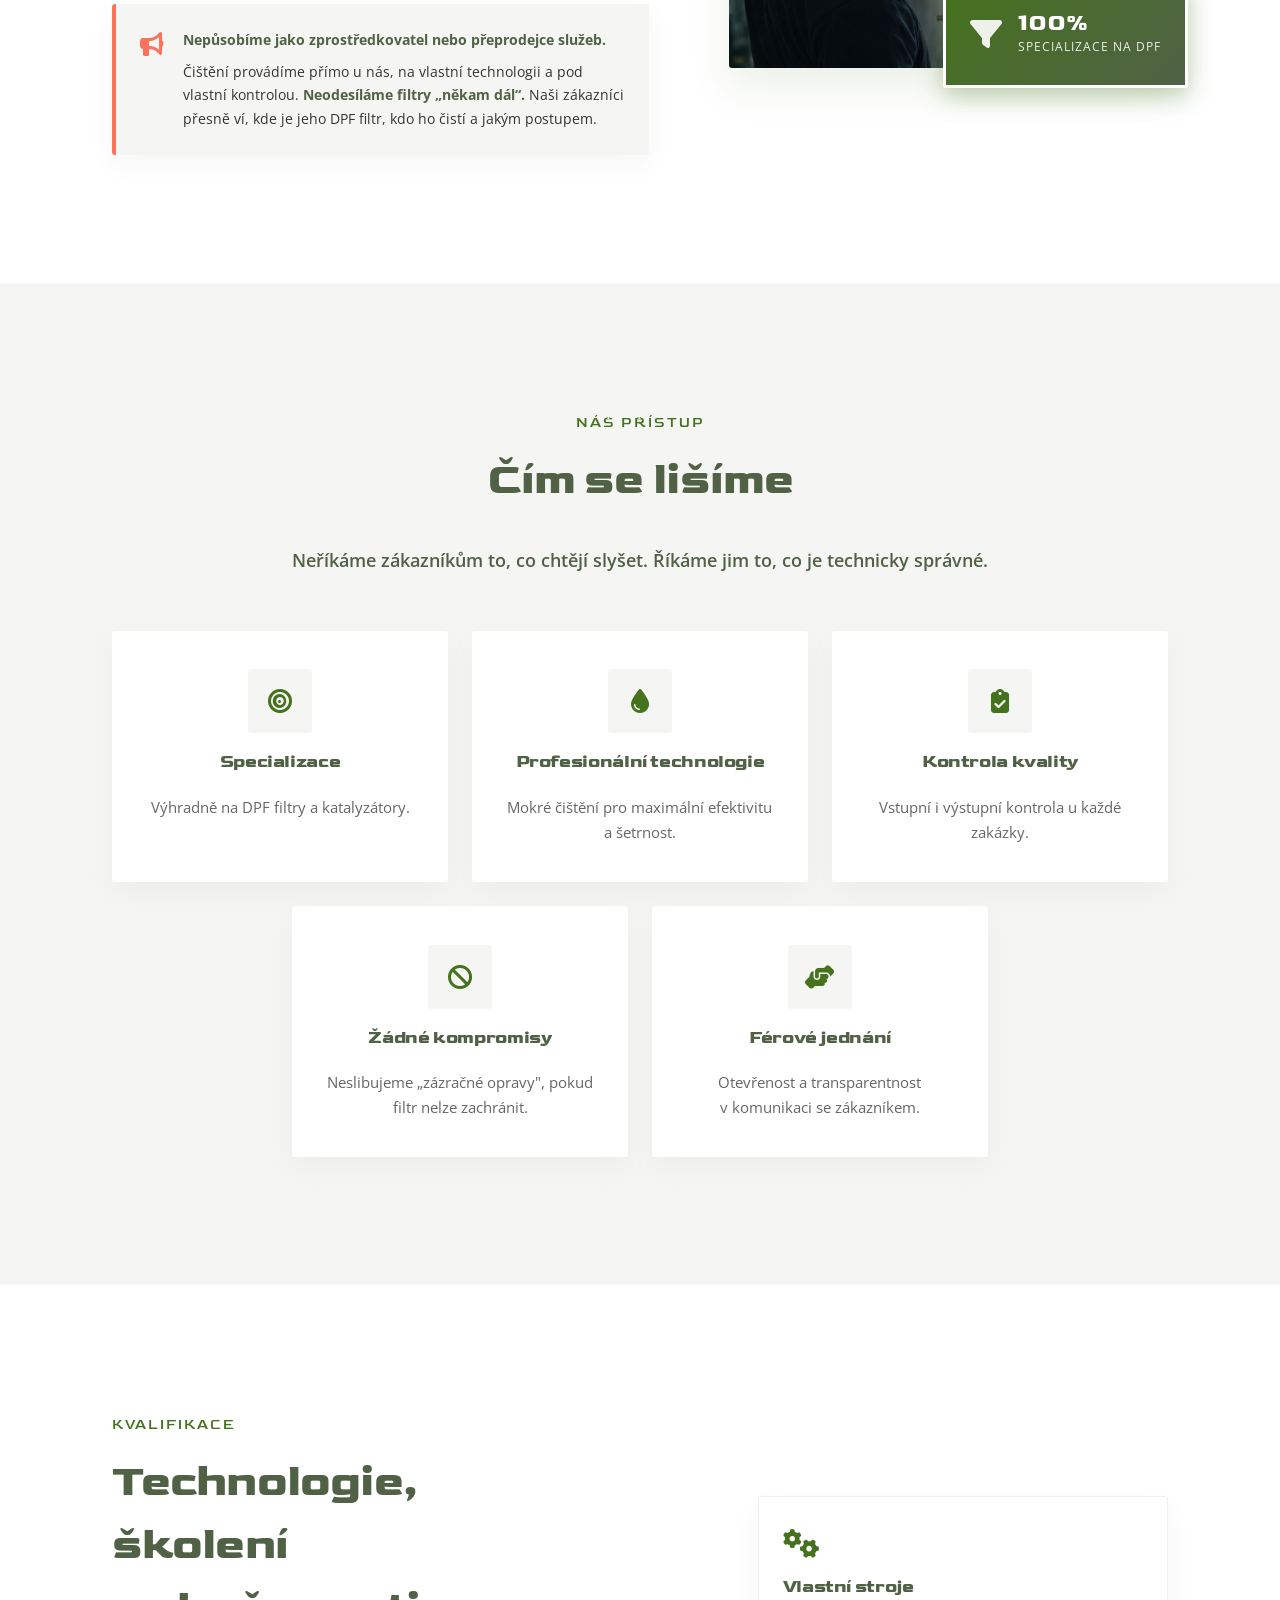
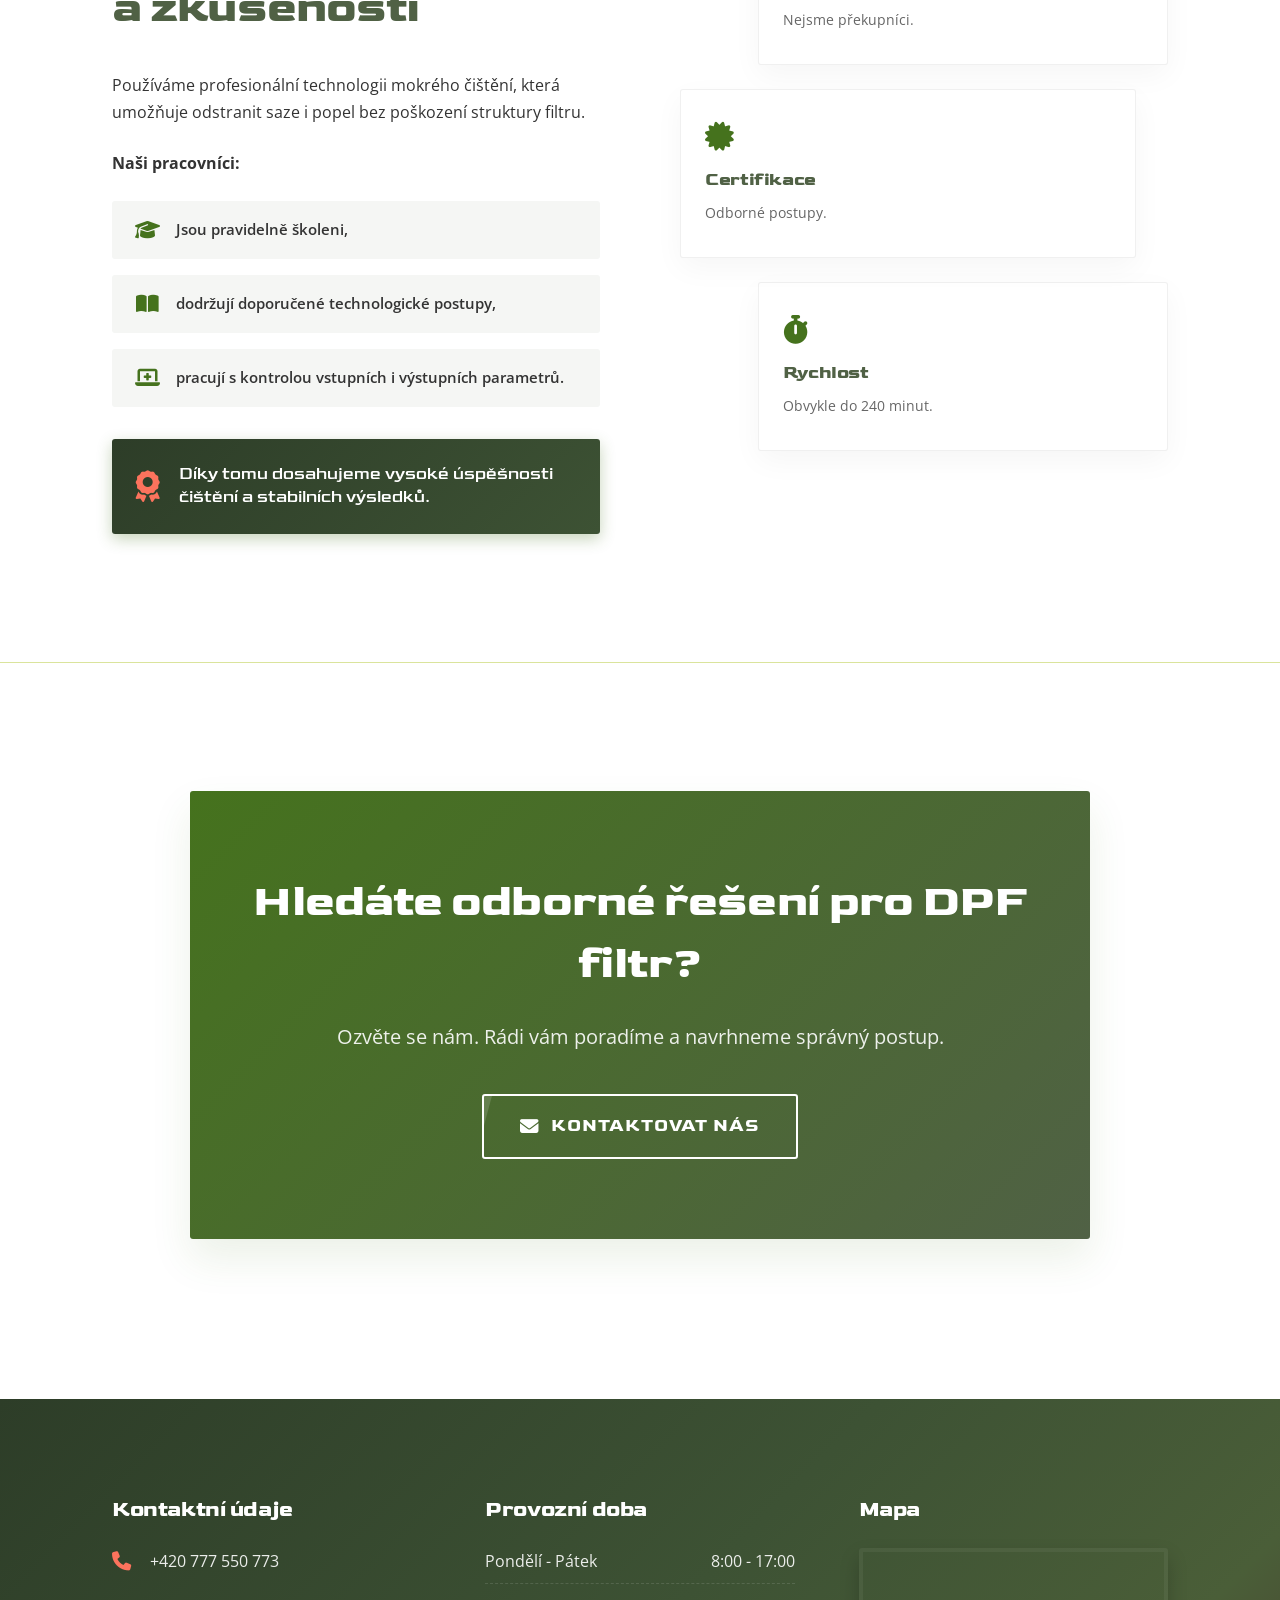
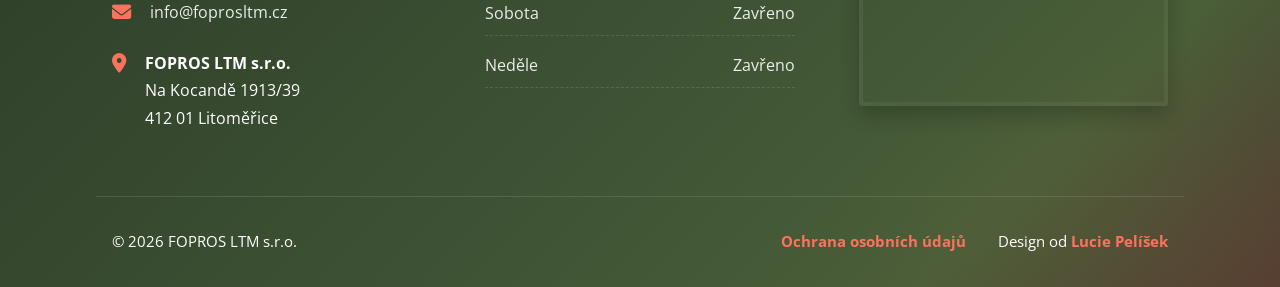
<file: o-nas.html>
<!DOCTYPE html>
<html lang="cs">

<head>
    <meta charset="UTF-8">
    <meta name="viewport" content="width=device-width, initial-scale=1.0">
    <title>O nás – Specialisti na čištění DPF | FOPROS LTM</title>
    <meta name="description"
        content="Jsme specialisté na čištění DPF filtrů z Litoměřic. Čištění provádíme přímo u nás na vlastní technologii. Odborné řešení, jasné postupy a férové jednání.">
    <link rel="canonical" href="https://foprosltm.cz/o-nas.html">
    <meta name="theme-color" content="#45721D">

    <meta property="og:title" content="O nás – Specialisti na čištění DPF | FOPROS LTM">
    <meta property="og:description"
        content="Čištění DPF filtrů není naše vedlejší služba, je to náš hlavní obor. Poznejte tým FOPROS LTM.">
    <meta property="og:type" content="website">
    <meta property="og:url" content="https://foprosltm.cz/o-nas.html">

    <link rel="icon" href="Obrazky/Favicon.png" type="image/png">

    <link rel="preconnect" href="https://fonts.googleapis.com">
    <link rel="preconnect" href="https://fonts.gstatic.com" crossorigin>
    <link
        href="https://fonts.googleapis.com/css2?family=Goldman:wght@400;700&family=Open+Sans:ital,wght@0,400;0,600;0,700;1,400&display=swap"
        rel="stylesheet">
    <link rel="stylesheet" href="https://cdnjs.cloudflare.com/ajax/libs/font-awesome/6.5.1/css/all.min.css">

    <link rel="stylesheet" href="style.css">
    <link rel="stylesheet" href="o-nas.css">
</head>

<body>

    <div class="site-header-wrap">
        <div class="top-bar">
            <div class="container-fluid">
                <div class="top-contact-info">
                    <a href="tel:+420777550773" class="top-link">
                        <i class="fa-solid fa-phone"></i><span>+420 777 550 773</span>
                    </a>
                    <a href="mailto:info@foprosltm.cz" class="top-link">
                        <i class="fa-solid fa-envelope"></i><span>info@foprosltm.cz</span>
                    </a>
                    <div class="top-social">
                        <a href="https://www.facebook.com/foprosltmDPF" target="_blank" rel="noopener"
                            aria-label="Facebook"><i class="fa-brands fa-facebook"></i></a>
                        <a href="https://instagram.com/foprosltmDPF" target="_blank" rel="noopener"
                            aria-label="Instagram"><i class="fa-brands fa-instagram"></i></a>
                    </div>
                </div>
            </div>
        </div>

        <header class="header" id="header">
            <div class="container-fluid header-inner">
                <a href="index.html" class="logo">
                    <img src="Obrazky/Logo.png" alt="FOPROS LTM Logo" loading="lazy">
                </a>
                <button class="menu-toggle" aria-label="Otevřít navigaci" aria-expanded="false"
                    aria-controls="main-nav">
                    <span class="hamburger"></span>
                </button>
                <nav id="main-nav" class="main-nav">
                    <ul class="nav-list">
                        <li><a href="index.html" class="nav-link">Vítejte</a></li>
                        <li><a href="sluzby.html" class="nav-link">Služby</a></li>
                        <li><a href="technologie.html" class="nav-link">Technologie</a></li>
                        <li><a href="pro-autoservisy.html" class="nav-link">Pro autoservisy</a></li>
                        <li><a href="caste-dotazy.html" class="nav-link">Časté dotazy</a></li>
                        <li><a href="o-nas.html" class="nav-link active">O nás</a></li>
                        <li><a href="kontakt.html" class="btn btn-nav">Kontakt</a></li>
                    </ul>
                </nav>
            </div>
        </header>
    </div>

    <main>

        <!-- Sekce 1: HERO -->
        <section class="hero hero-photo" id="onas-hero">
            <div class="hero-photo-bg" style="background-image: url('Obrazky/Foto1.jpg');"></div>
            <div class="hero-text-overlay"></div>
            <div class="container hero-content-centered">
                <div class="hero-content text-center center-block">
                    <h1>O nás</h1>
                    <h2>Poznejte specialisty na&nbsp;čištění DPF filtrů</h2>
                </div>
            </div>
        </section>

        <!-- Sekce 2: Claim -->
        <section class="section-padding onas-claim animate-on-scroll">
            <div class="container">
                <div class="claim-box text-center center-block">
                    <h2>Odborné řešení bez zbytečných slibů a&nbsp;kompromisů.</h2>
                    <p class="claim-lead">Čištění DPF filtrů není vedlejší služba. <strong>Je to náš hlavní
                            obor.</strong></p>
                    <p>Profesionální technologie, jasné postupy a&nbsp;reálné výsledky.</p>
                </div>
            </div>
        </section>

        <!-- Sekce 3: Kdo jsme (Foto2) -->
        <section class="section-padding kdo-jsme-section animate-on-scroll" id="kdo-jsme">
            <div class="container">
                <div class="kdo-jsme-grid">
                    <div class="kdo-jsme-text">
                        <span class="subtitle">Představení firmy</span>
                        <h2>Kdo jsme</h2>
                        <p>Jsme <strong>FOPROS LTM</strong>, firma zaměřená na&nbsp;profesionální čištění DPF filtrů
                            a&nbsp;souvisejících emisních komponentů.</p>

                        <p>Naší specializací je odborné čištění filtrů u&nbsp;osobních, užitkových i&nbsp;těžkých
                            vozidel včetně stavební a&nbsp;zemědělské techniky. Působíme v&nbsp;Litoměřicích. Služby
                            poskytujeme zákazníkům z&nbsp;celé České republiky.</p>

                        <div class="highlight-paragraph">
                            <i class="fa-solid fa-bullhorn"></i>
                            <div>
                                <p><strong>Nepůsobíme jako zprostředkovatel nebo přeprodejce služeb.</strong></p>
                                <p>Čištění provádíme přímo u nás, na vlastní technologii a pod vlastní kontrolou.
                                    <strong>Neodesíláme filtry „někam dál“.</strong> Naši zákazníci přesně ví, kde je
                                    jeho DPF filtr, kdo ho čistí a jakým postupem.
                                </p>
                            </div>
                        </div>
                    </div>
                    <div class="kdo-jsme-image">
                        <img src="Obrazky/Foto2.jpg" alt="Zázemí FOPROS LTM Litoměřice" loading="lazy">
                        <div class="image-badge">
                            <div class="ib-icon"><i class="fa-solid fa-filter"></i></div>
                            <div class="ib-text">
                                <span class="ib-number">100%</span>
                                <span class="ib-label">Specializace na DPF</span>
                            </div>
                        </div>
                    </div>
                </div>
            </div>
        </section>

        <!-- Sekce 4: Čím se lišíme -->
        <section class="section-padding lisime-se-section animate-on-scroll" id="cim-se-lisime">
            <div class="container">
                <div class="lisime-se-inner">
                    <div class="text-content text-center center-block" style="max-width: 700px; margin-bottom: 3.5rem;">
                        <span class="subtitle">Náš přístup</span>
                        <h2>Čím se lišíme</h2>
                        <p class="lisime-se-lead">Neříkáme zákazníkům to, co chtějí slyšet. Říkáme jim to, co je
                            technicky správné.</p>
                    </div>

                    <div class="lisime-se-grid">
                        <div class="l-card animate-on-scroll">
                            <div class="l-icon"><i class="fa-solid fa-bullseye"></i></div>
                            <h4>Specializace</h4>
                            <p>Výhradně na&nbsp;DPF filtry a&nbsp;katalyzátory.</p>
                        </div>
                        <div class="l-card animate-on-scroll" style="transition-delay:0.1s;">
                            <div class="l-icon"><i class="fa-solid fa-droplet"></i></div>
                            <h4>Profesionální technologie</h4>
                            <p>Mokré čištění pro maximální efektivitu a&nbsp;šetrnost.</p>
                        </div>
                        <div class="l-card animate-on-scroll" style="transition-delay:0.2s;">
                            <div class="l-icon"><i class="fa-solid fa-clipboard-check"></i></div>
                            <h4>Kontrola kvality</h4>
                            <p>Vstupní i&nbsp;výstupní kontrola u&nbsp;každé zakázky.</p>
                        </div>
                        <div class="l-card animate-on-scroll" style="transition-delay:0.3s;">
                            <div class="l-icon"><i class="fa-solid fa-ban"></i></div>
                            <h4>Žádné kompromisy</h4>
                            <p>Neslibujeme „zázračné opravy", pokud filtr nelze zachránit.</p>
                        </div>
                        <div class="l-card animate-on-scroll" style="transition-delay:0.4s;">
                            <div class="l-icon"><i class="fa-solid fa-handshake-angle"></i></div>
                            <h4>Férové jednání</h4>
                            <p>Otevřenost a&nbsp;transparentnost v&nbsp;komunikaci se zákazníkem.</p>
                        </div>
                    </div>
                </div>
            </div>
        </section>

        <!-- Sekce 5: Technologie, školení a zkušenosti -->
        <section class="section-padding zkusenosti-section animate-on-scroll" id="zkusenosti">
            <div class="container">
                <div class="zkusenosti-grid">
                    <div class="zk-text">
                        <span class="subtitle">Kvalifikace</span>
                        <h2>Technologie, školení a&nbsp;zkušenosti</h2>
                        <p>Používáme profesionální technologii mokrého čištění, která umožňuje odstranit saze
                            i&nbsp;popel bez poškození struktury filtru.</p>

                        <p><strong>Naši pracovníci:</strong></p>
                        <ul class="zk-list">
                            <li>
                                <i class="fa-solid fa-graduation-cap"></i>
                                <span>Jsou pravidelně školeni,</span>
                            </li>
                            <li>
                                <i class="fa-solid fa-book-open"></i>
                                <span>dodržují doporučené technologické postupy,</span>
                            </li>
                            <li>
                                <i class="fa-solid fa-laptop-medical"></i>
                                <span>pracují s&nbsp;kontrolou vstupních i&nbsp;výstupních parametrů.</span>
                            </li>
                        </ul>

                        <div class="zk-result animate-on-scroll">
                            <i class="fa-solid fa-award"></i>
                            <p>Díky tomu dosahujeme vysoké úspěšnosti čištění a&nbsp;stabilních výsledků.</p>
                        </div>
                    </div>

                    <div class="zk-visual">
                        <div class="zk-box zk-box-1 animate-on-scroll">
                            <i class="fa-solid fa-gears"></i>
                            <h4>Vlastní stroje</h4>
                            <p>Nejsme překupníci.</p>
                        </div>
                        <div class="zk-box zk-box-2 animate-on-scroll" style="transition-delay:0.1s;">
                            <i class="fa-solid fa-certificate"></i>
                            <h4>Certifikace</h4>
                            <p>Odborné postupy.</p>
                        </div>
                        <div class="zk-box zk-box-3 animate-on-scroll" style="transition-delay:0.2s;">
                            <i class="fa-solid fa-stopwatch"></i>
                            <h4>Rychlost</h4>
                            <p>Obvykle do 240 minut.</p>
                        </div>
                    </div>
                </div>
            </div>
        </section>

        <!-- Sekce 6: CTA -->
        <section class="section-padding cta-section animate-on-scroll">
            <div class="container">
                <div class="cta-box">
                    <h2>Hledáte odborné řešení pro DPF filtr?</h2>
                    <p>Ozvěte se nám. Rádi vám poradíme a&nbsp;navrhneme správný postup.</p>
                    <a href="kontakt.html" class="btn btn-outline">
                        <i class="fa-solid fa-envelope"></i>Kontaktovat nás
                    </a>
                </div>
            </div>
        </section>

    </main>

    <!-- Footer -->
    <footer class="footer animate-on-scroll">
        <div class="container footer-grid">
            <div class="footer-col">
                <h4 class="footer-title">Kontaktní údaje</h4>
                <ul class="footer-contact-list">
                    <li>
                        <i class="fa-solid fa-phone"></i>
                        <div><a href="tel:+420777550773">+420 777 550 773</a></div>
                    </li>
                    <li>
                        <i class="fa-solid fa-envelope"></i>
                        <div><a href="mailto:info@foprosltm.cz">info@foprosltm.cz</a></div>
                    </li>
                    <li>
                        <i class="fa-solid fa-location-dot"></i>
                        <div>
                            <strong>FOPROS LTM s.r.o.</strong><br>
                            Na Kocandě 1913/39<br>
                            412 01 Litoměřice
                        </div>
                    </li>
                </ul>
            </div>
            <div class="footer-col">
                <h4 class="footer-title">Provozní doba</h4>
                <ul class="hours-list">
                    <li><span>Pondělí - Pátek</span> <span>8:00 - 17:00</span></li>
                    <li><span>Sobota</span> <span>Zavřeno</span></li>
                    <li><span>Neděle</span> <span>Zavřeno</span></li>
                </ul>
            </div>
            <div class="footer-col footer-col-map">
                <h4 class="footer-title">Mapa</h4>
                <div class="map-wrapper">
                    <iframe style="border:none" src="https://mapy.cz/s/gopalacufo" width="100%" height="320"
                        title="Mapa kde nás najdete, Litoměřice" loading="lazy"></iframe>
                </div>
            </div>
        </div>
        <div class="footer-bottom">
            <div class="container footer-bottom-inner">
                <div class="copyright">&copy; 2026 FOPROS LTM s.r.o.</div>
                <div class="footer-links">
                    <a href="ochrana-osobnich-udaju.html" target="_blank" rel="noopener">Ochrana osobních údajů</a>
                    <a href="https://luciepelisek.cz" target="_blank" rel="noopener">Design od <strong
                            class="designer-name">Lucie Pelíšek</strong></a>
                </div>
            </div>
        </div>
    </footer>

    <button id="scroll-top" aria-label="Zpět na začátek">
        <i class="fa-solid fa-chevron-up"></i>
    </button>

    <script src="script.js" defer></script>
</body>

</html>
</file>
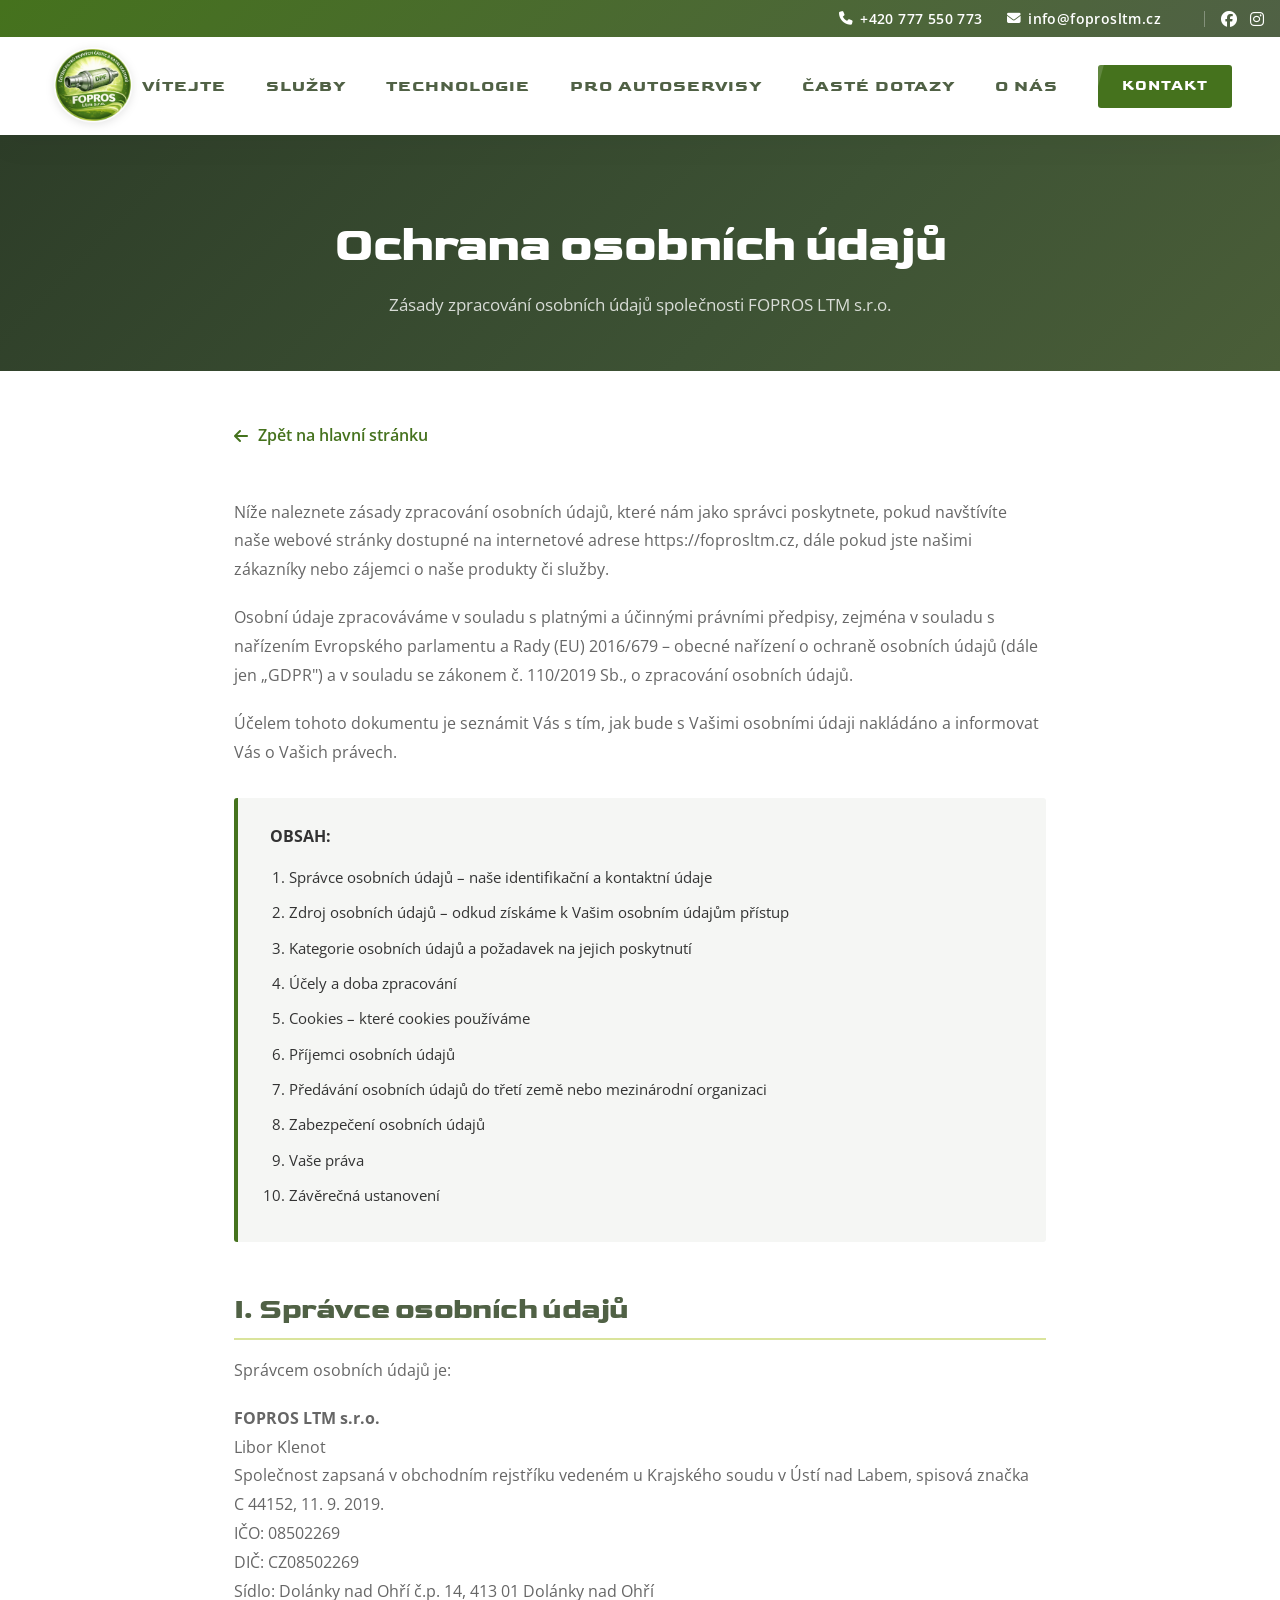
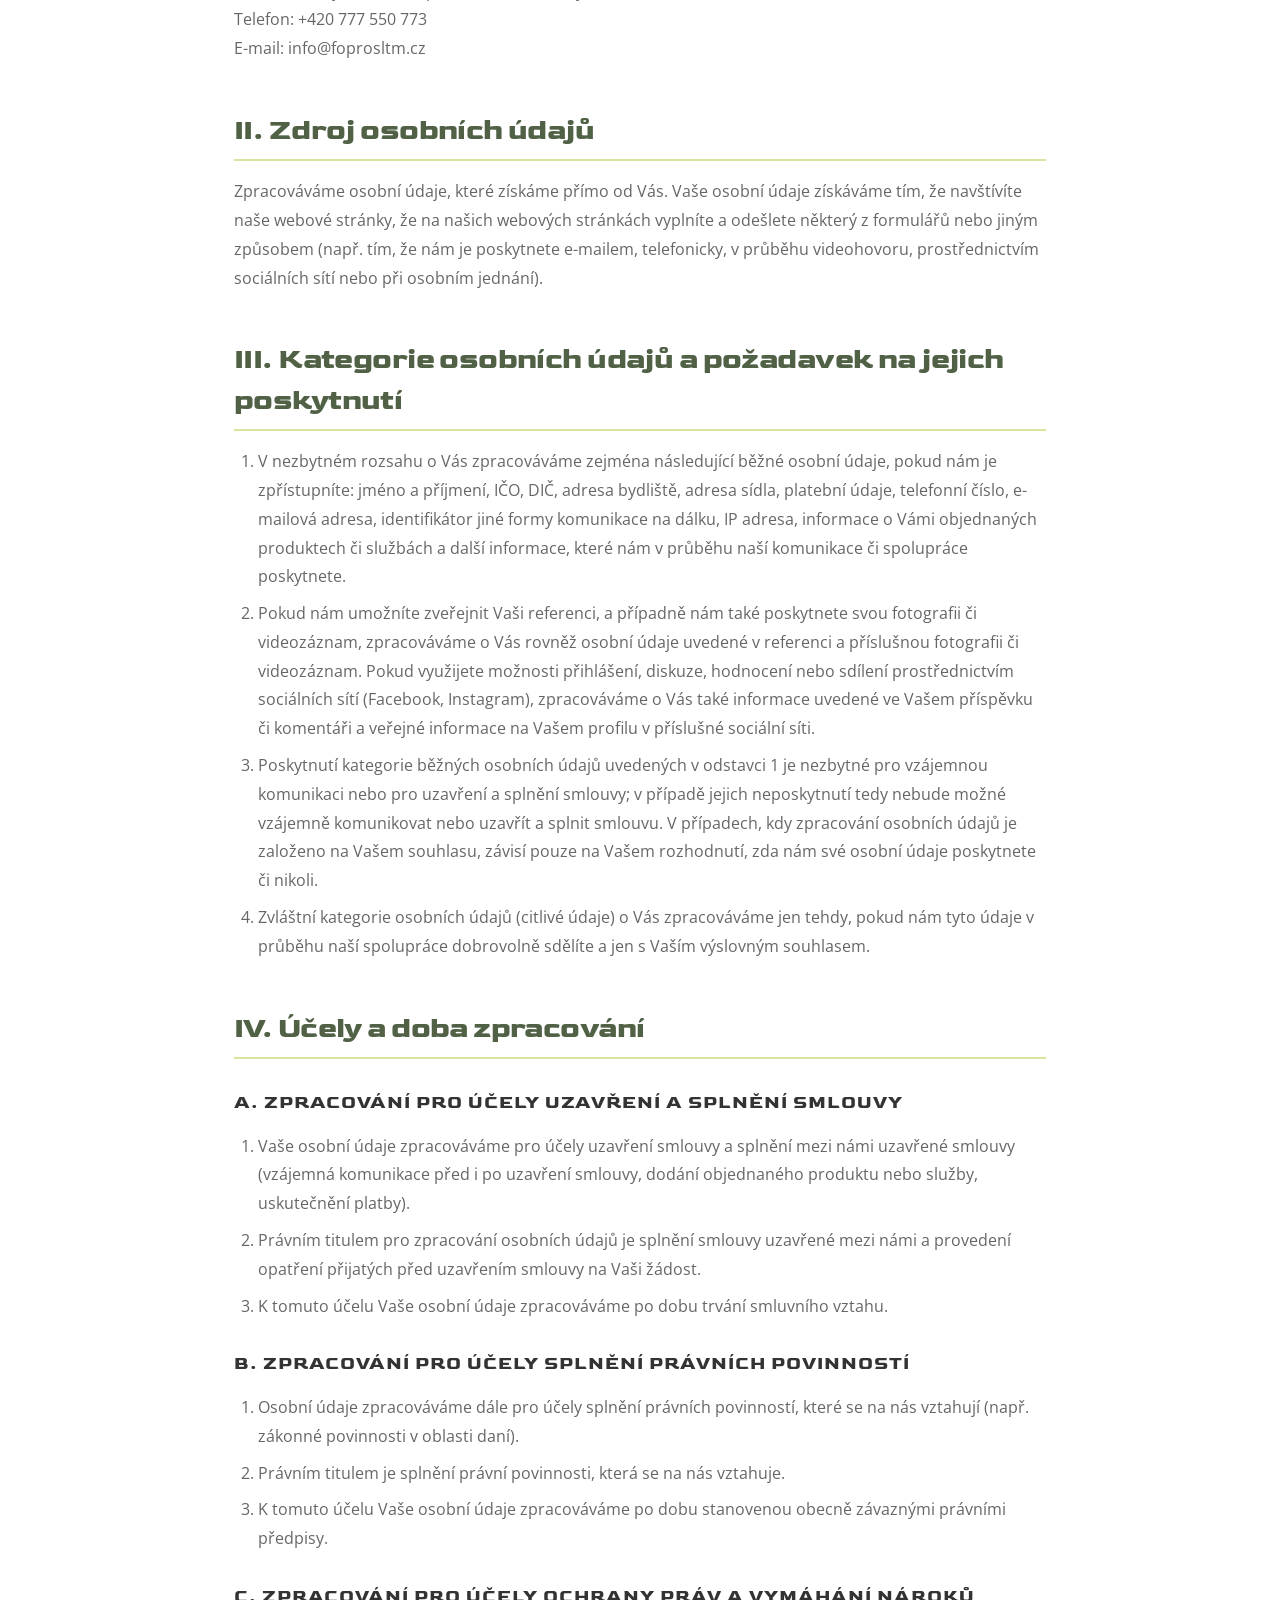
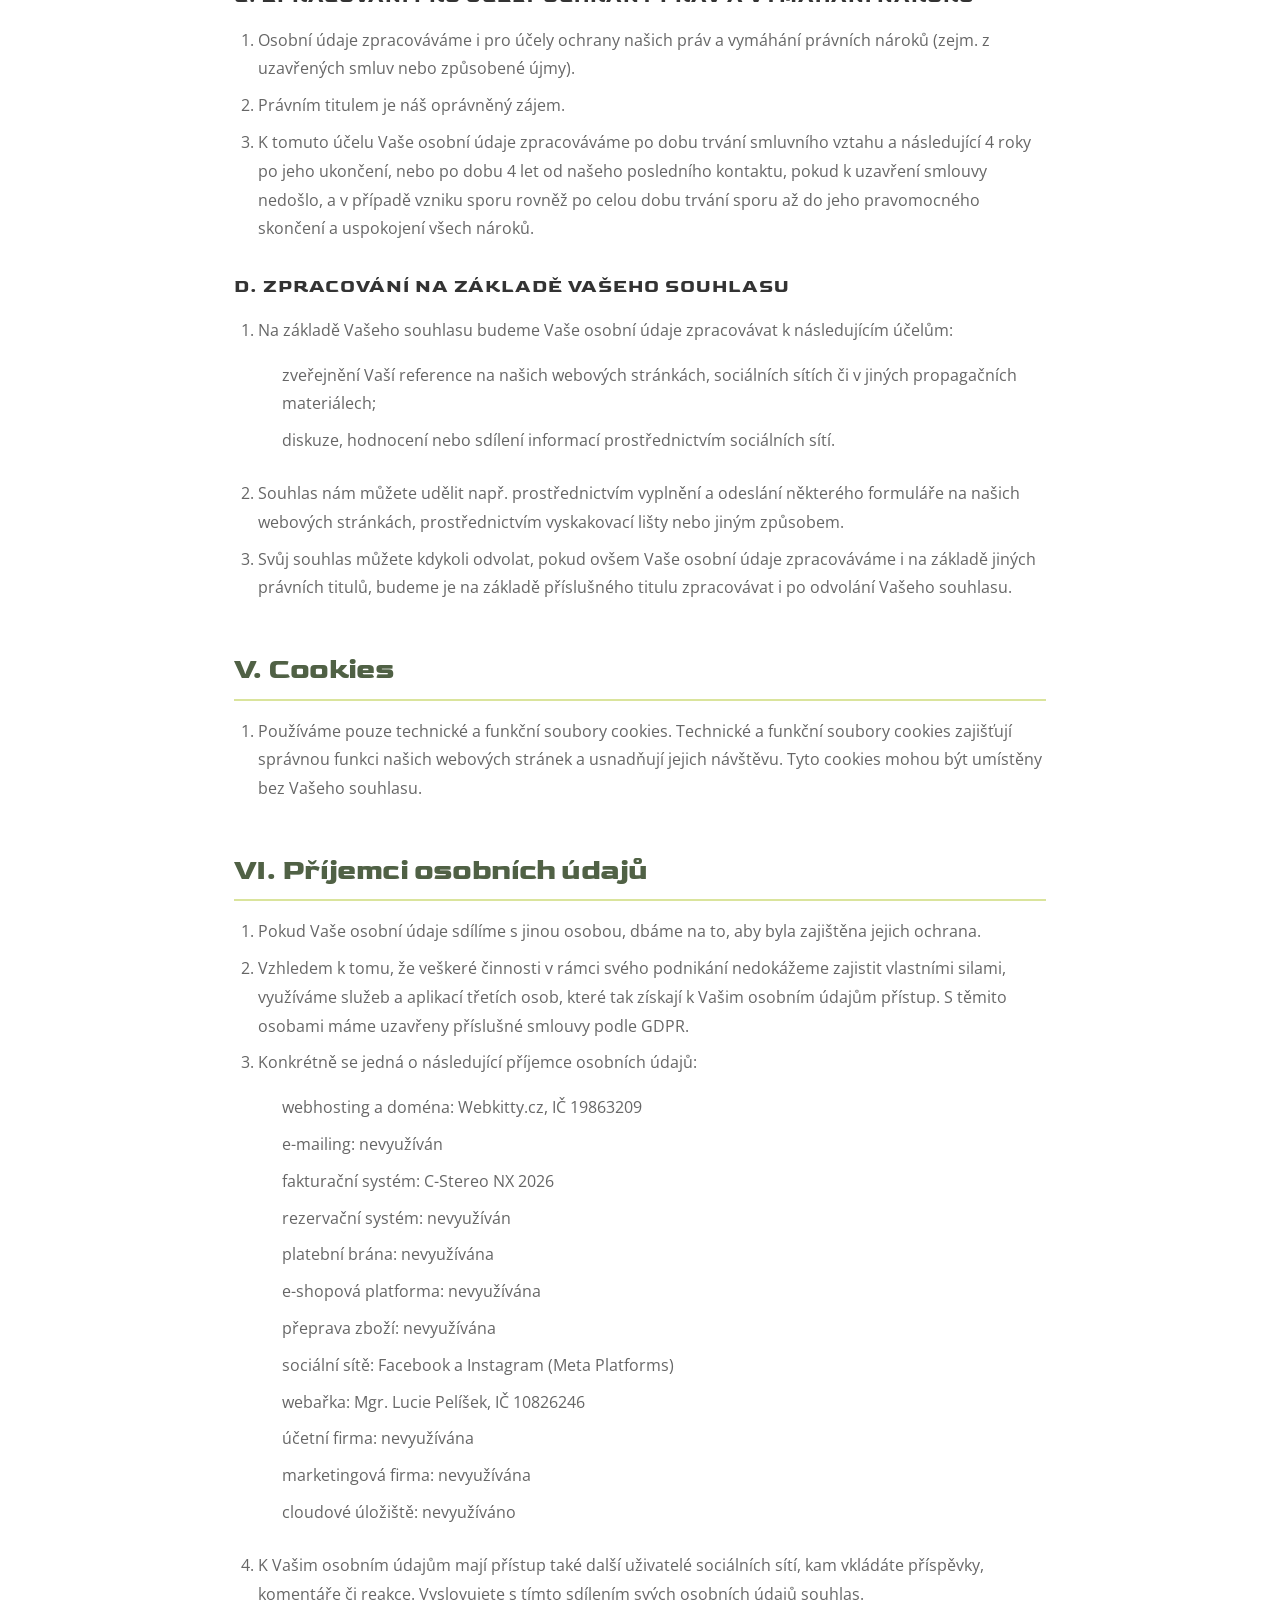
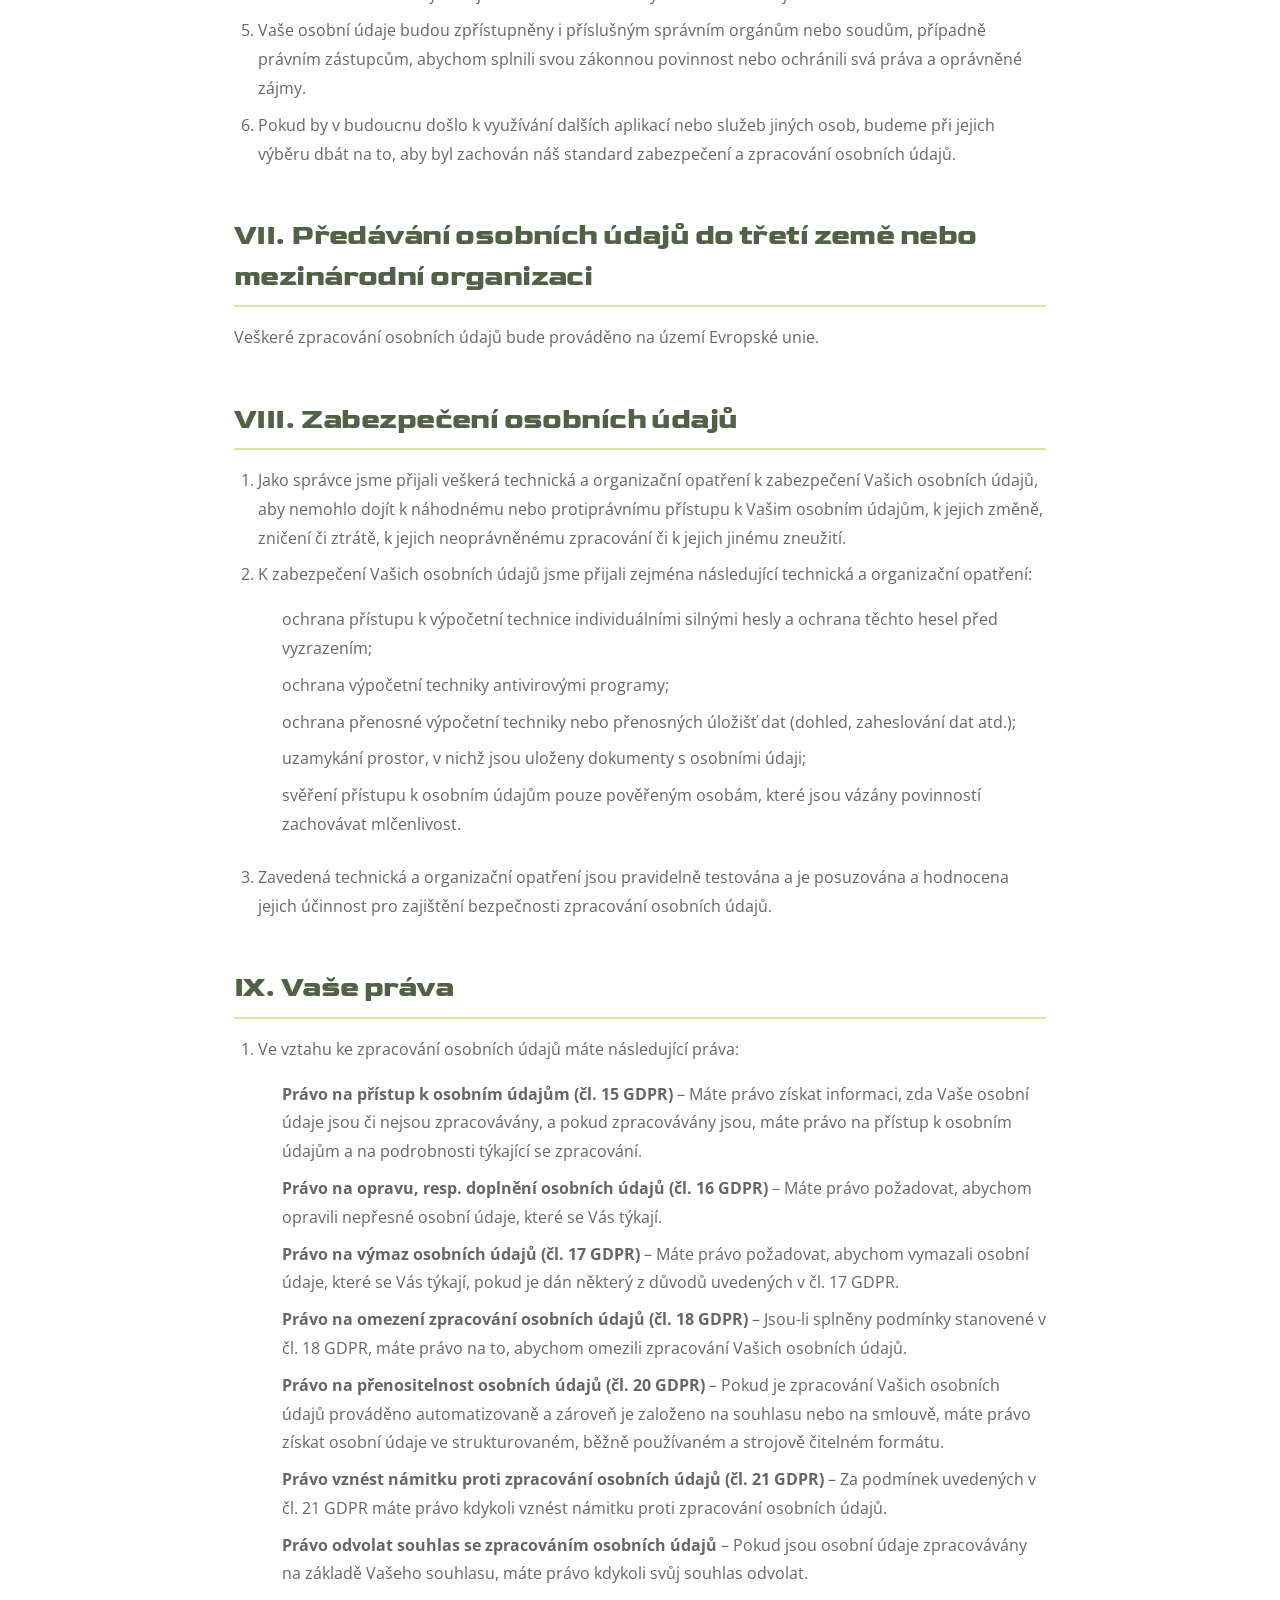
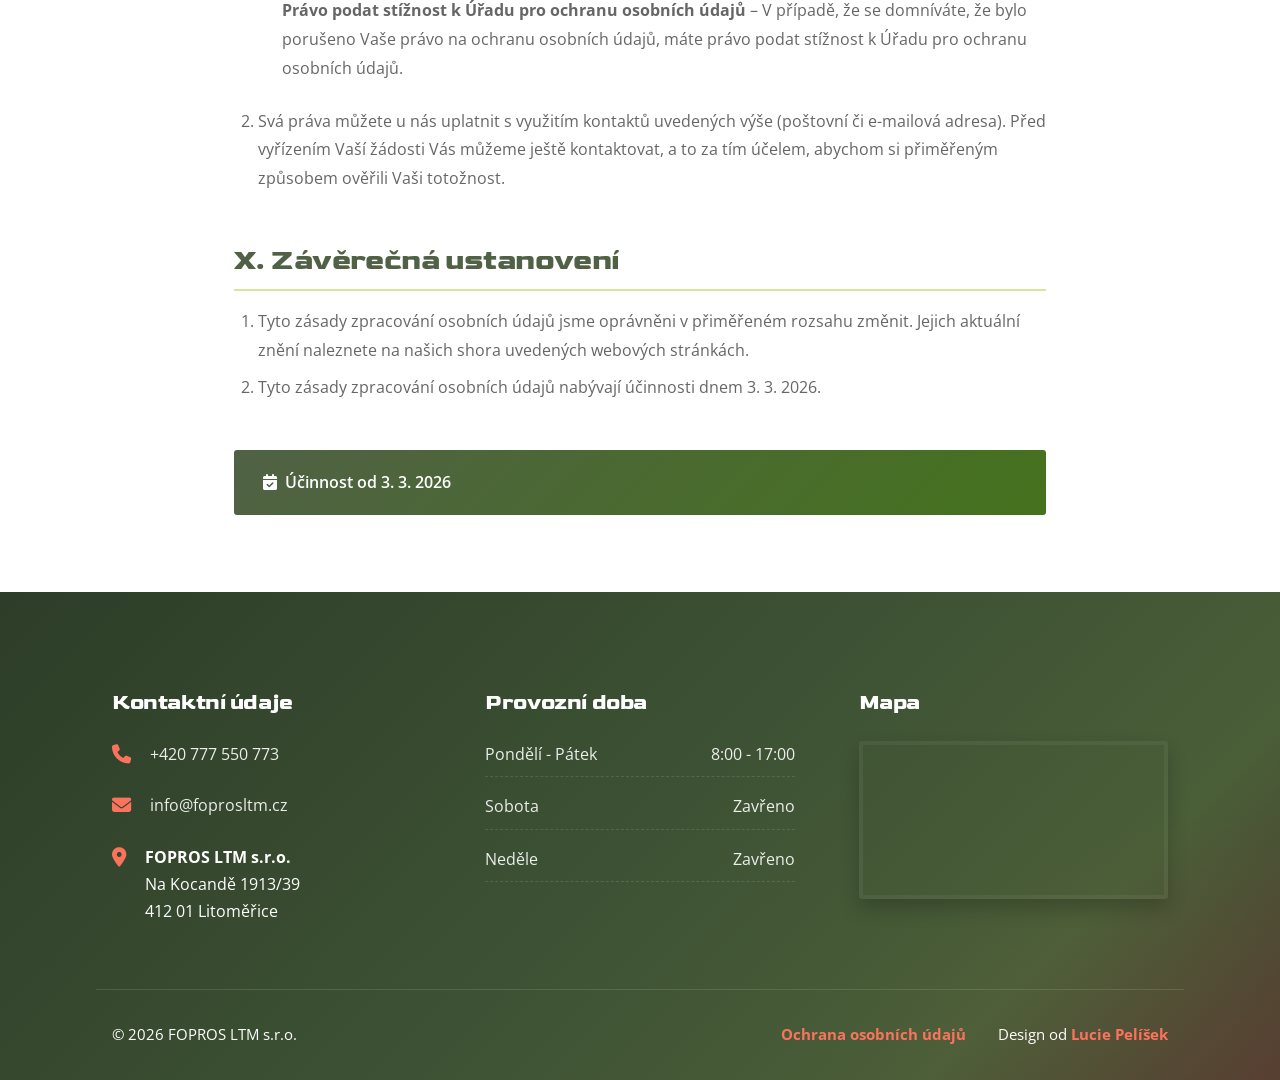
<file: ochrana-osobnich-udaju.html>
<!DOCTYPE html>
<html lang="cs">

<head>
    <meta charset="UTF-8">
    <meta name="viewport" content="width=device-width, initial-scale=1.0">
    <title>Ochrana osobních údajů | FOPROS LTM</title>
    <meta name="description" content="Zásady zpracování osobních údajů společnosti FOPROS LTM s.r.o.">
    <meta name="robots" content="noindex, nofollow">
    <meta name="theme-color" content="#45721D">

    <link rel="icon" href="Obrazky/Favicon.png" type="image/png">

    <!-- Fonts -->
    <link rel="preconnect" href="https://fonts.googleapis.com">
    <link rel="preconnect" href="https://fonts.gstatic.com" crossorigin>
    <link
        href="https://fonts.googleapis.com/css2?family=Goldman:wght@400;700&family=Open+Sans:ital,wght@0,400;0,600;0,700;1,400&display=swap"
        rel="stylesheet">

    <!-- Font Awesome -->
    <link rel="stylesheet" href="https://cdnjs.cloudflare.com/ajax/libs/font-awesome/6.5.1/css/all.min.css">

    <!-- Styles -->
    <link rel="stylesheet" href="style.css">

    <style>
        /* ── Lokální styly pro stránku Ochrana osobních údajů ── */
        .gdpr-hero {
            background: linear-gradient(135deg, #2d3d28 0%, #3d5234 60%, #4a5e38 100%);
            padding: clamp(3rem, 6vw, 5rem) 0 clamp(2rem, 4vw, 4rem);
            text-align: center;
            color: #fff;
        }

        .gdpr-hero h1 {
            font-size: clamp(1.6rem, 4vw, 3rem);
            color: #fff;
            margin-bottom: 0.75rem;
        }

        .gdpr-hero p {
            color: rgba(255, 255, 255, 0.8);
            font-size: clamp(0.9rem, 1.5vw, 1.05rem);
            max-width: 600px;
            margin: 0 auto;
        }

        .gdpr-content {
            max-width: 860px;
            margin: 0 auto;
            padding: clamp(2rem, 4vw, 4rem) clamp(1rem, 3vw, 1.5rem) clamp(3rem, 6vw, 6rem);
        }

        .gdpr-content h2 {
            font-size: clamp(1.4rem, 2.5vw, 1.8rem);
            color: var(--highlight);
            margin-top: 3rem;
            margin-bottom: 1rem;
            padding-bottom: 0.5rem;
            border-bottom: 2px solid var(--bg-variant1);
        }

        .gdpr-content h3 {
            font-size: 1.1rem;
            color: var(--text-dark);
            margin-top: 2rem;
            margin-bottom: 0.8rem;
            font-family: var(--font-heading);
            text-transform: uppercase;
            letter-spacing: 1px;
        }

        .gdpr-content p {
            margin-bottom: 1.2rem;
            line-height: 1.8;
            color: var(--text-light);
        }

        .gdpr-content ol,
        .gdpr-content ul {
            margin: 1rem 0 1.5rem 1.5rem;
            color: var(--text-light);
            line-height: 1.8;
        }

        .gdpr-content ol li,
        .gdpr-content ul li {
            margin-bottom: 0.5rem;
        }

        .gdpr-content .toc {
            background: var(--bg-variant2);
            border-left: 4px solid var(--primary);
            border-radius: var(--radius);
            padding: 1.5rem 2rem;
            margin: 2rem 0 3rem;
        }

        .gdpr-content .toc p {
            font-weight: 700;
            color: var(--text-dark);
            margin-bottom: 0.8rem;
        }

        .gdpr-content .toc ol {
            margin: 0 0 0 1.2rem;
        }

        .gdpr-content .toc li {
            color: var(--text-dark);
            font-size: 0.95rem;
        }

        .gdpr-back-btn {
            display: inline-flex;
            align-items: center;
            gap: 0.6rem;
            margin-bottom: 3rem;
            color: var(--primary);
            font-weight: 600;
            transition: var(--transition);
        }

        .gdpr-back-btn:hover {
            color: var(--highlight);
            gap: 1rem;
        }

        .gdpr-effective {
            background: linear-gradient(135deg, var(--highlight), var(--primary));
            color: #fff;
            border-radius: var(--radius);
            padding: 1.2rem 1.8rem;
            margin-top: 3rem;
            font-weight: 600;
        }
    </style>
</head>

<body>

    <!-- Site Header Wrapper (sticky) -->
    <div class="site-header-wrap">

        <!-- Secondary Menu / Top Bar -->
        <div class="top-bar">
            <div class="container-fluid">
                <div class="top-contact-info">
                    <a href="tel:+420777550773" class="top-link">
                        <i class="fa-solid fa-phone"></i>
                        <span>+420 777 550 773</span>
                    </a>
                    <a href="mailto:info@foprosltm.cz" class="top-link">
                        <i class="fa-solid fa-envelope"></i>
                        <span>info@foprosltm.cz</span>
                    </a>
                    <div class="top-social">
                        <a href="https://www.facebook.com/foprosltmDPF" target="_blank" rel="noopener"
                            aria-label="Facebook"><i class="fa-brands fa-facebook"></i></a>
                        <a href="https://instagram.com/foprosltmDPF" target="_blank" rel="noopener"
                            aria-label="Instagram"><i class="fa-brands fa-instagram"></i></a>
                    </div>
                </div>
            </div>
        </div>

        <!-- Main Header -->
        <header class="header" id="header">
            <div class="container-fluid header-inner">
                <a href="index.html" class="logo">
                    <img src="Obrazky/Logo.png" alt="FOPROS LTM Logo" loading="lazy">
                </a>

                <!-- Mobile Menu Toggle -->
                <button class="menu-toggle" aria-label="Otevřít navigaci" aria-expanded="false"
                    aria-controls="main-nav">
                    <span class="hamburger"></span>
                </button>

                <!-- Navigation -->
                <nav id="main-nav" class="main-nav">
                    <ul class="nav-list">
                        <li><a href="index.html" class="nav-link">Vítejte</a></li>
                        <li><a href="sluzby.html" class="nav-link">Služby</a></li>
                        <li><a href="technologie.html" class="nav-link">Technologie</a></li>
                        <li><a href="pro-autoservisy.html" class="nav-link">Pro autoservisy</a></li>
                        <li><a href="caste-dotazy.html" class="nav-link">Časté dotazy</a></li>
                        <li><a href="o-nas.html" class="nav-link">O nás</a></li>
                        <li><a href="kontakt.html" class="btn btn-nav">Kontakt</a></li>
                    </ul>
                </nav>
            </div>
        </header>

    </div><!-- /site-header-wrap -->

    <main>
        <!-- Hero sekce -->
        <div class="gdpr-hero">
            <div class="container">
                <h1>Ochrana osobních údajů</h1>
                <p>Zásady zpracování osobních údajů společnosti FOPROS&nbsp;LTM&nbsp;s.r.o.</p>
            </div>
        </div>

        <!-- Obsah -->
        <div class="gdpr-content">

            <a href="index.html" class="gdpr-back-btn">
                <i class="fa-solid fa-arrow-left"></i> Zpět na hlavní stránku
            </a>

            <p>Níže naleznete zásady zpracování osobních údajů, které nám jako správci poskytnete, pokud navštívíte naše
                webové stránky dostupné na internetové adrese <a href="https://foprosltm.cz">https://foprosltm.cz</a>,
                dále pokud jste našimi zákazníky nebo zájemci o naše produkty či&nbsp;služby.</p>

            <p>Osobní údaje zpracováváme v souladu s platnými a účinnými právními předpisy, zejména v souladu s
                nařízením Evropského parlamentu a Rady (EU) 2016/679 – obecné nařízení o ochraně osobních údajů (dále
                jen „GDPR") a&nbsp;v&nbsp;souladu se zákonem č. 110/2019 Sb., o zpracování osobních údajů.</p>

            <p>Účelem tohoto dokumentu je seznámit Vás s tím, jak bude s Vašimi osobními údaji nakládáno a informovat
                Vás o Vašich právech.</p>

            <!-- Obsah (TOC) -->
            <div class="toc">
                <p>OBSAH:</p>
                <ol>
                    <li>Správce osobních údajů – naše identifikační a kontaktní údaje</li>
                    <li>Zdroj osobních údajů – odkud získáme k Vašim osobním údajům přístup</li>
                    <li>Kategorie osobních údajů a požadavek na jejich poskytnutí</li>
                    <li>Účely a doba zpracování</li>
                    <li>Cookies – které cookies používáme</li>
                    <li>Příjemci osobních údajů</li>
                    <li>Předávání osobních údajů do třetí země nebo mezinárodní organizaci</li>
                    <li>Zabezpečení osobních údajů</li>
                    <li>Vaše práva</li>
                    <li>Závěrečná ustanovení</li>
                </ol>
            </div>

            <!-- I. -->
            <h2>I. Správce osobních údajů</h2>
            <p>Správcem osobních údajů je:</p>
            <p>
                <strong>FOPROS LTM s.r.o.</strong><br>
                Libor Klenot<br>
                Společnost zapsaná v obchodním rejstříku vedeném u Krajského soudu v Ústí nad Labem, spisová značka
                C&nbsp;44152, 11.&nbsp;9.&nbsp;2019.<br>
                IČO: 08502269<br>
                DIČ: CZ08502269<br>
                Sídlo: Dolánky nad Ohří č.p. 14, 413&nbsp;01 Dolánky nad Ohří<br>
                Telefon: <a href="tel:+420777550773">+420 777 550 773</a><br>
                E-mail: <a href="mailto:info@foprosltm.cz">info@foprosltm.cz</a>
            </p>

            <!-- II. -->
            <h2>II. Zdroj osobních údajů</h2>
            <p>Zpracováváme osobní údaje, které získáme přímo od Vás. Vaše osobní údaje získáváme tím, že navštívíte
                naše webové stránky, že na našich webových stránkách vyplníte a odešlete některý z formulářů nebo jiným
                způsobem (např. tím, že nám je poskytnete e-mailem, telefonicky, v průběhu videohovoru, prostřednictvím
                sociálních sítí nebo při osobním jednání).</p>

            <!-- III. -->
            <h2>III. Kategorie osobních údajů a požadavek na jejich poskytnutí</h2>
            <ol>
                <li>V nezbytném rozsahu o Vás zpracováváme zejména následující běžné osobní údaje, pokud nám je
                    zpřístupníte: jméno a příjmení, IČO, DIČ, adresa bydliště, adresa sídla, platební údaje, telefonní
                    číslo, e-mailová adresa, identifikátor jiné formy komunikace na dálku, IP adresa, informace o Vámi
                    objednaných produktech či službách a další informace, které nám v průběhu naší komunikace či
                    spolupráce poskytnete.</li>
                <li>Pokud nám umožníte zveřejnit Vaši referenci, a případně nám také poskytnete svou fotografii či
                    videozáznam, zpracováváme o Vás rovněž osobní údaje uvedené v referenci a příslušnou fotografii či
                    videozáznam. Pokud využijete možnosti přihlášení, diskuze, hodnocení nebo sdílení prostřednictvím
                    sociálních sítí (Facebook, Instagram), zpracováváme o Vás také informace uvedené ve Vašem příspěvku
                    či komentáři a veřejné informace na Vašem profilu v příslušné sociální síti.</li>
                <li>Poskytnutí kategorie běžných osobních údajů uvedených v odstavci 1 je nezbytné pro vzájemnou
                    komunikaci nebo pro uzavření a splnění smlouvy; v případě jejich neposkytnutí tedy nebude možné
                    vzájemně komunikovat nebo uzavřít a splnit smlouvu. V případech, kdy zpracování osobních údajů je
                    založeno na Vašem souhlasu, závisí pouze na Vašem rozhodnutí, zda nám své osobní údaje poskytnete či
                    nikoli.</li>
                <li>Zvláštní kategorie osobních údajů (citlivé údaje) o Vás zpracováváme jen tehdy, pokud nám tyto údaje
                    v průběhu naší spolupráce dobrovolně sdělíte a jen s Vaším výslovným souhlasem.</li>
            </ol>

            <!-- IV. -->
            <h2>IV. Účely a doba zpracování</h2>

            <h3>A. Zpracování pro účely uzavření a splnění smlouvy</h3>
            <ol>
                <li>Vaše osobní údaje zpracováváme pro účely uzavření smlouvy a splnění mezi námi uzavřené smlouvy
                    (vzájemná komunikace před i po uzavření smlouvy, dodání objednaného produktu nebo služby,
                    uskutečnění platby).</li>
                <li>Právním titulem pro zpracování osobních údajů je splnění smlouvy uzavřené mezi námi a provedení
                    opatření přijatých před uzavřením smlouvy na Vaši žádost.</li>
                <li>K tomuto účelu Vaše osobní údaje zpracováváme po dobu trvání smluvního vztahu.</li>
            </ol>

            <h3>B. Zpracování pro účely splnění právních povinností</h3>
            <ol>
                <li>Osobní údaje zpracováváme dále pro účely splnění právních povinností, které se na nás vztahují
                    (např. zákonné povinnosti v oblasti daní).</li>
                <li>Právním titulem je splnění právní povinnosti, která se na nás vztahuje.</li>
                <li>K tomuto účelu Vaše osobní údaje zpracováváme po dobu stanovenou obecně závaznými právními předpisy.
                </li>
            </ol>

            <h3>C. Zpracování pro účely ochrany práv a vymáhání nároků</h3>
            <ol>
                <li>Osobní údaje zpracováváme i pro účely ochrany našich práv a vymáhání právních nároků (zejm. z
                    uzavřených smluv nebo způsobené újmy).</li>
                <li>Právním titulem je náš oprávněný zájem.</li>
                <li>K tomuto účelu Vaše osobní údaje zpracováváme po dobu trvání smluvního vztahu a následující 4 roky
                    po jeho ukončení, nebo po dobu 4 let od našeho posledního kontaktu, pokud k uzavření smlouvy
                    nedošlo, a v případě vzniku sporu rovněž po celou dobu trvání sporu až do jeho pravomocného skončení
                    a uspokojení všech nároků.</li>
            </ol>

            <h3>D. Zpracování na základě Vašeho souhlasu</h3>
            <ol>
                <li>Na základě Vašeho souhlasu budeme Vaše osobní údaje zpracovávat k následujícím účelům:
                    <ul>
                        <li>zveřejnění Vaší reference na našich webových stránkách, sociálních sítích či v jiných
                            propagačních materiálech;</li>
                        <li>diskuze, hodnocení nebo sdílení informací prostřednictvím sociálních sítí.</li>
                    </ul>
                </li>
                <li>Souhlas nám můžete udělit např. prostřednictvím vyplnění a odeslání některého formuláře na našich
                    webových stránkách, prostřednictvím vyskakovací lišty nebo jiným způsobem.</li>
                <li>Svůj souhlas můžete kdykoli odvolat, pokud ovšem Vaše osobní údaje zpracováváme i na základě jiných
                    právních titulů, budeme je na základě příslušného titulu zpracovávat i po odvolání Vašeho souhlasu.
                </li>
            </ol>

            <!-- V. -->
            <h2>V. Cookies</h2>
            <ol>
                <li>Používáme pouze technické a funkční soubory cookies. Technické a funkční soubory cookies zajišťují
                    správnou funkci našich webových stránek a usnadňují jejich návštěvu. Tyto cookies mohou být umístěny
                    bez Vašeho souhlasu.</li>
            </ol>

            <!-- VI. -->
            <h2>VI. Příjemci osobních údajů</h2>
            <ol>
                <li>Pokud Vaše osobní údaje sdílíme s jinou osobou, dbáme na to, aby byla zajištěna jejich ochrana.</li>
                <li>Vzhledem k tomu, že veškeré činnosti v rámci svého podnikání nedokážeme zajistit vlastními silami,
                    využíváme služeb a aplikací třetích osob, které tak získají k Vašim osobním údajům přístup. S těmito
                    osobami máme uzavřeny příslušné smlouvy podle GDPR.</li>
                <li>Konkrétně se jedná o následující příjemce osobních údajů:
                    <ul>
                        <li>webhosting a doména: Webkitty.cz, IČ 19863209</li>
                        <li>e-mailing: nevyužíván</li>
                        <li>fakturační systém: C-Stereo NX 2026</li>
                        <li>rezervační systém: nevyužíván</li>
                        <li>platební brána: nevyužívána</li>
                        <li>e-shopová platforma: nevyužívána</li>
                        <li>přeprava zboží: nevyužívána</li>
                        <li>sociální sítě: Facebook a Instagram (Meta Platforms)</li>
                        <li>webařka: Mgr. Lucie Pelíšek, IČ 10826246</li>
                        <li>účetní firma: nevyužívána</li>
                        <li>marketingová firma: nevyužívána</li>
                        <li>cloudové úložiště: nevyužíváno</li>
                    </ul>
                </li>
                <li>K Vašim osobním údajům mají přístup také další uživatelé sociálních sítí, kam vkládáte příspěvky,
                    komentáře či reakce. Vyslovujete s tímto sdílením svých osobních údajů souhlas.</li>
                <li>Vaše osobní údaje budou zpřístupněny i příslušným správním orgánům nebo soudům, případně právním
                    zástupcům, abychom splnili svou zákonnou povinnost nebo ochránili svá práva a oprávněné zájmy.</li>
                <li>Pokud by v budoucnu došlo k využívání dalších aplikací nebo služeb jiných osob, budeme při jejich
                    výběru dbát na to, aby byl zachován náš standard zabezpečení a zpracování osobních údajů.</li>
            </ol>

            <!-- VII. -->
            <h2>VII. Předávání osobních údajů do třetí země nebo mezinárodní organizaci</h2>
            <p>Veškeré zpracování osobních údajů bude prováděno na území Evropské unie.</p>

            <!-- VIII. -->
            <h2>VIII. Zabezpečení osobních údajů</h2>
            <ol>
                <li>Jako správce jsme přijali veškerá technická a organizační opatření k zabezpečení Vašich osobních
                    údajů, aby nemohlo dojít k náhodnému nebo protiprávnímu přístupu k Vašim osobním údajům, k jejich
                    změně, zničení či ztrátě, k jejich neoprávněnému zpracování či k jejich jinému zneužití.</li>
                <li>K zabezpečení Vašich osobních údajů jsme přijali zejména následující technická a organizační
                    opatření:
                    <ul>
                        <li>ochrana přístupu k výpočetní technice individuálními silnými hesly a ochrana těchto hesel
                            před vyzrazením;</li>
                        <li>ochrana výpočetní techniky antivirovými programy;</li>
                        <li>ochrana přenosné výpočetní techniky nebo přenosných úložišť dat (dohled, zaheslování dat
                            atd.);</li>
                        <li>uzamykání prostor, v nichž jsou uloženy dokumenty s osobními údaji;</li>
                        <li>svěření přístupu k osobním údajům pouze pověřeným osobám, které jsou vázány povinností
                            zachovávat mlčenlivost.</li>
                    </ul>
                </li>
                <li>Zavedená technická a organizační opatření jsou pravidelně testována a je posuzována a hodnocena
                    jejich účinnost pro zajištění bezpečnosti zpracování osobních údajů.</li>
            </ol>

            <!-- IX. -->
            <h2>IX. Vaše práva</h2>
            <ol>
                <li>Ve vztahu ke zpracování osobních údajů máte následující práva:
                    <ul>
                        <li><strong>Právo na přístup k osobním údajům (čl. 15 GDPR)</strong> – Máte právo získat
                            informaci, zda Vaše osobní údaje jsou či nejsou zpracovávány, a pokud zpracovávány jsou,
                            máte právo na přístup k osobním údajům a na podrobnosti týkající se zpracování.</li>
                        <li><strong>Právo na opravu, resp. doplnění osobních údajů (čl. 16 GDPR)</strong> – Máte právo
                            požadovat, abychom opravili nepřesné osobní údaje, které se Vás týkají.</li>
                        <li><strong>Právo na výmaz osobních údajů (čl. 17 GDPR)</strong> – Máte právo požadovat, abychom
                            vymazali osobní údaje, které se Vás týkají, pokud je dán některý z důvodů uvedených v čl. 17
                            GDPR.</li>
                        <li><strong>Právo na omezení zpracování osobních údajů (čl. 18 GDPR)</strong> – Jsou-li splněny
                            podmínky stanovené v čl. 18 GDPR, máte právo na to, abychom omezili zpracování Vašich
                            osobních údajů.</li>
                        <li><strong>Právo na přenositelnost osobních údajů (čl. 20 GDPR)</strong> – Pokud je zpracování
                            Vašich osobních údajů prováděno automatizovaně a zároveň je založeno na souhlasu nebo na
                            smlouvě, máte právo získat osobní údaje ve strukturovaném, běžně používaném a strojově
                            čitelném formátu.</li>
                        <li><strong>Právo vznést námitku proti zpracování osobních údajů (čl. 21 GDPR)</strong> – Za
                            podmínek uvedených v čl. 21 GDPR máte právo kdykoli vznést námitku proti zpracování osobních
                            údajů.</li>
                        <li><strong>Právo odvolat souhlas se zpracováním osobních údajů</strong> – Pokud jsou osobní
                            údaje zpracovávány na základě Vašeho souhlasu, máte právo kdykoli svůj souhlas odvolat.</li>
                        <li><strong>Právo podat stížnost k Úřadu pro ochranu osobních údajů</strong> – V případě, že se
                            domníváte, že bylo porušeno Vaše právo na ochranu osobních údajů, máte právo podat stížnost
                            k <a href="https://uoou.gov.cz/" target="_blank" rel="noopener">Úřadu pro ochranu osobních
                                údajů</a>.</li>
                    </ul>
                </li>
                <li>Svá práva můžete u nás uplatnit s využitím kontaktů uvedených výše (poštovní či e-mailová adresa).
                    Před vyřízením Vaší žádosti Vás můžeme ještě kontaktovat, a to za tím účelem, abychom si přiměřeným
                    způsobem ověřili Vaši totožnost.</li>
            </ol>

            <!-- X. -->
            <h2>X. Závěrečná ustanovení</h2>
            <ol>
                <li>Tyto zásady zpracování osobních údajů jsme oprávněni v přiměřeném rozsahu změnit. Jejich aktuální
                    znění naleznete na našich shora uvedených webových stránkách.</li>
                <li>Tyto zásady zpracování osobních údajů nabývají účinnosti dnem 3.&nbsp;3.&nbsp;2026.</li>
            </ol>

            <div class="gdpr-effective">
                <i class="fa-solid fa-calendar-check"></i>&nbsp; Účinnost od 3.&nbsp;3.&nbsp;2026
            </div>

        </div>
    </main>

    <!-- Footer -->
    <footer class="footer animate-on-scroll">
        <div class="container footer-grid">

            <!-- Contacts -->
            <div class="footer-col">
                <h4 class="footer-title">Kontaktní údaje</h4>
                <ul class="footer-contact-list">
                    <li>
                        <i class="fa-solid fa-phone"></i>
                        <div>
                            <a href="tel:+420777550773">+420 777 550 773</a>
                        </div>
                    </li>
                    <li>
                        <i class="fa-solid fa-envelope"></i>
                        <div>
                            <a href="mailto:info@foprosltm.cz">info@foprosltm.cz</a>
                        </div>
                    </li>
                    <li>
                        <i class="fa-solid fa-location-dot"></i>
                        <div>
                            <strong>FOPROS LTM s.r.o.</strong><br>
                            Na Kocandě 1913/39<br>
                            412 01 Litoměřice
                        </div>
                    </li>
                </ul>
            </div>

            <!-- Operating Hours -->
            <div class="footer-col">
                <h4 class="footer-title">Provozní doba</h4>
                <ul class="hours-list">
                    <li><span>Pondělí - Pátek</span> <span>8:00 - 17:00</span></li>
                    <li><span>Sobota</span> <span>Zavřeno</span></li>
                    <li><span>Neděle</span> <span>Zavřeno</span></li>
                </ul>
            </div>

            <!-- Map -->
            <div class="footer-col footer-col-map">
                <h4 class="footer-title">Mapa</h4>
                <div class="map-wrapper">
                    <iframe style="border:none" src="https://mapy.cz/s/gopalacufo" width="100%" height="320"
                        title="Mapa kde nás najdete, Litoměřice" loading="lazy"></iframe>
                </div>
            </div>

        </div>

        <div class="footer-bottom">
            <div class="container footer-bottom-inner">
                <div class="copyright">
                    &copy; 2026 FOPROS LTM s.r.o.
                </div>
                <div class="footer-links">
                    <a href="ochrana-osobnich-udaju.html" target="_blank" rel="noopener">Ochrana osobních údajů</a>
                    <a href="https://luciepelisek.cz" target="_blank" rel="noopener">Design od <strong
                            class="designer-name">Lucie Pelíšek</strong></a>
                </div>
            </div>
        </div>
    </footer>

    <!-- Scroll-to-top tlačítko -->
    <button id="scroll-top" aria-label="Zpět na začátek">
        <i class="fa-solid fa-chevron-up"></i>
    </button>

    <script src="script.js" defer></script>
</body>

</html>
</file>
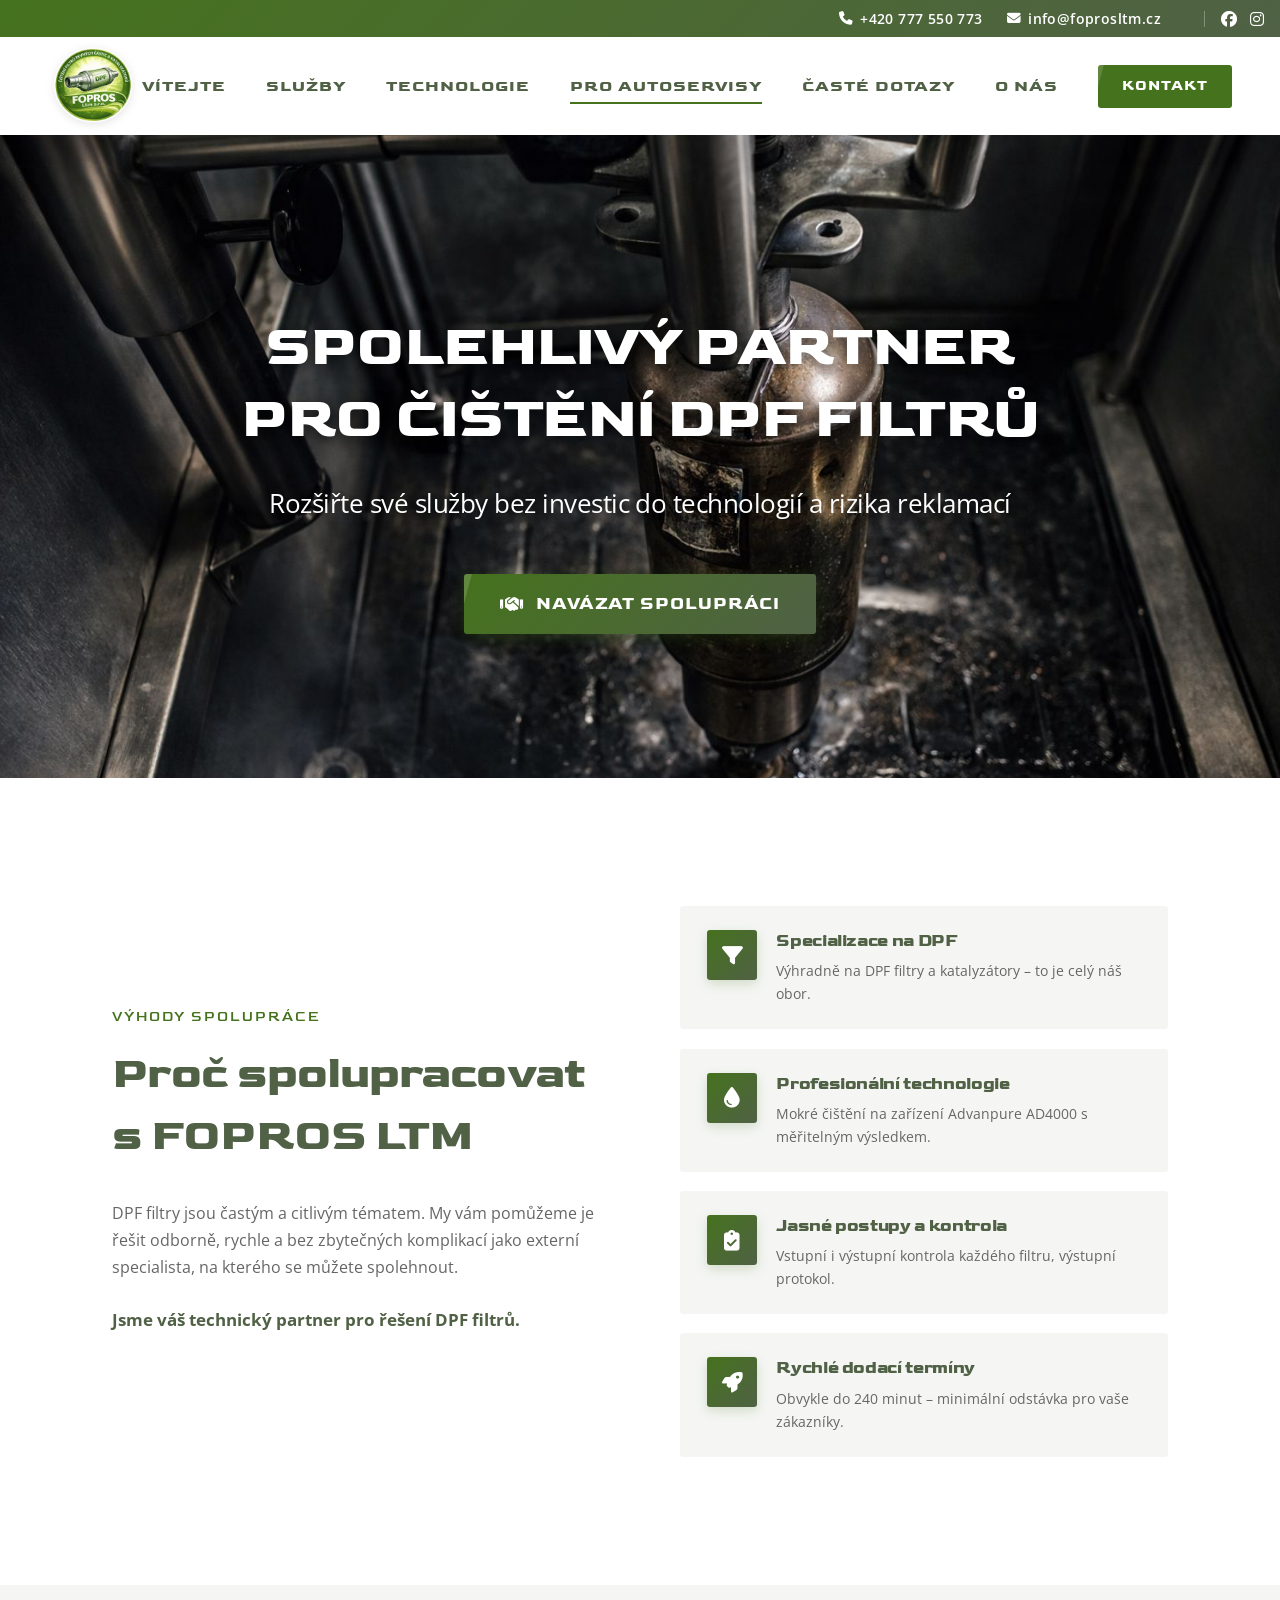
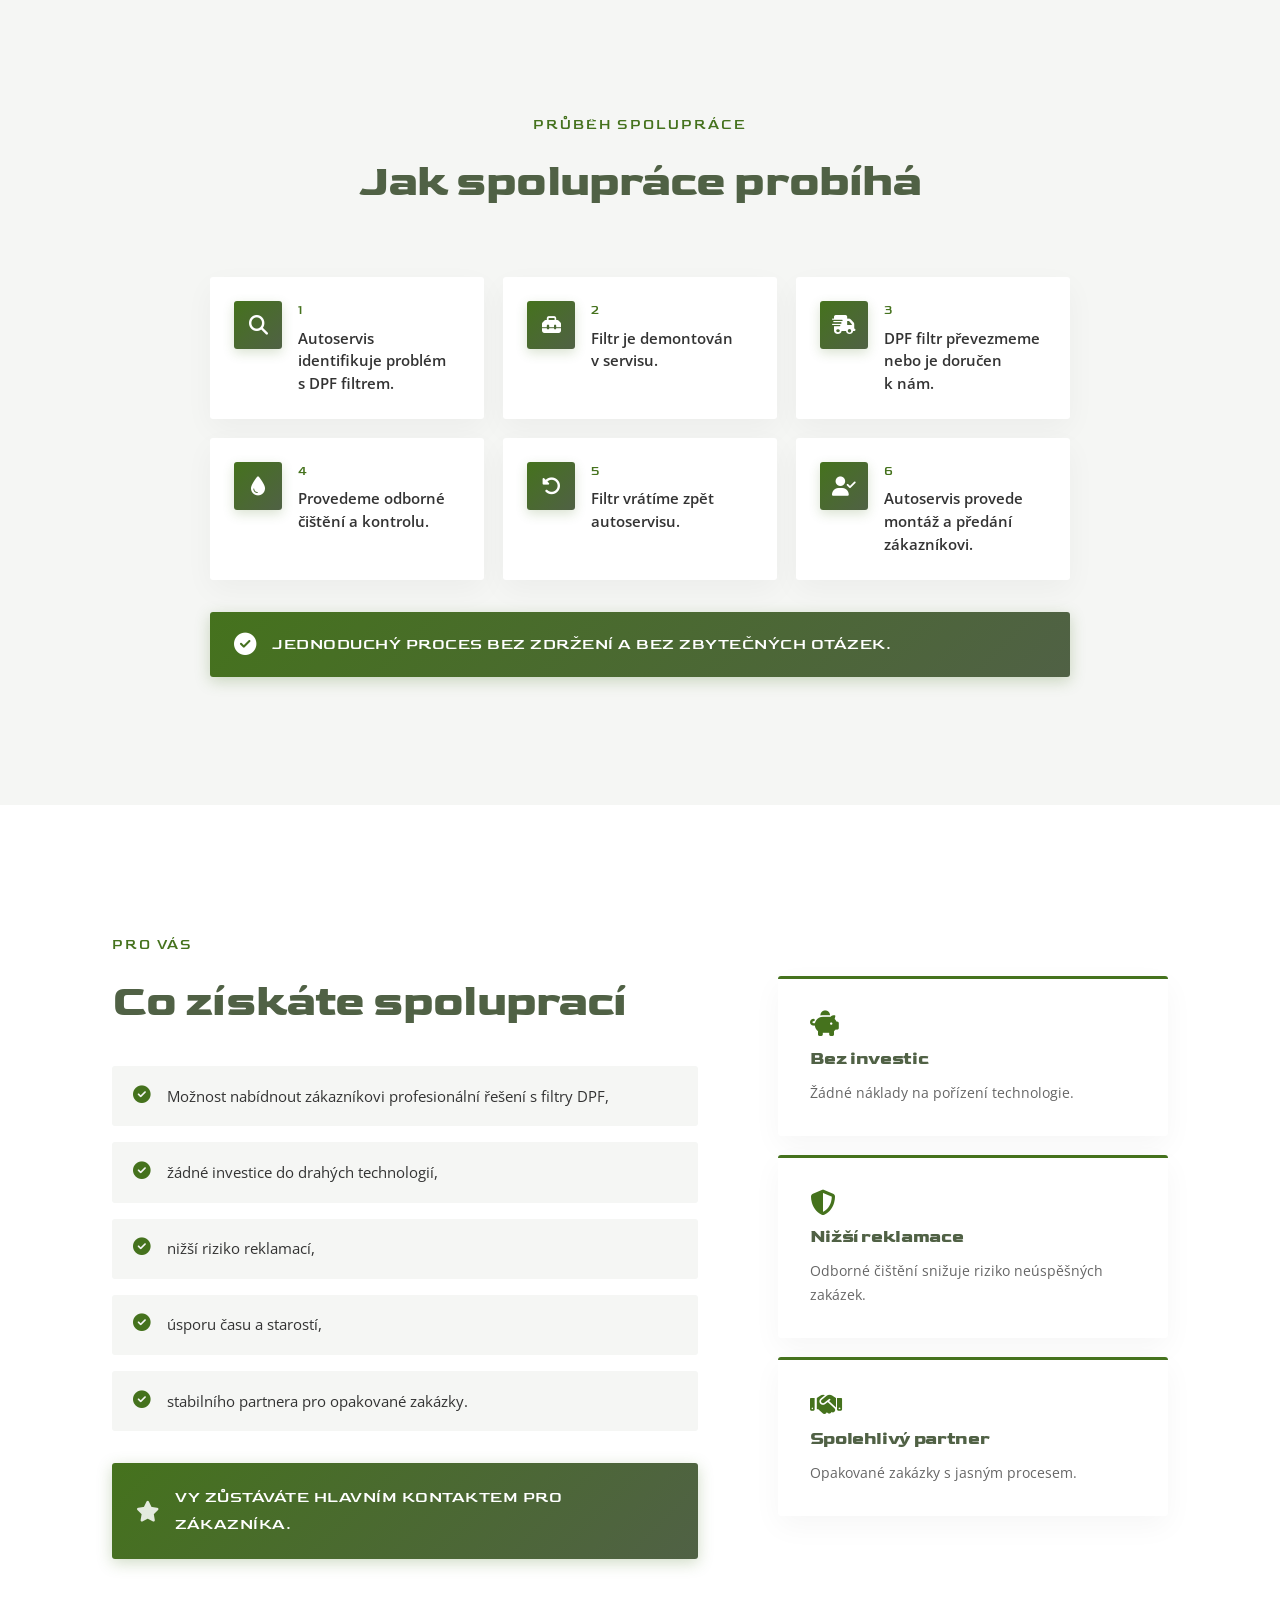
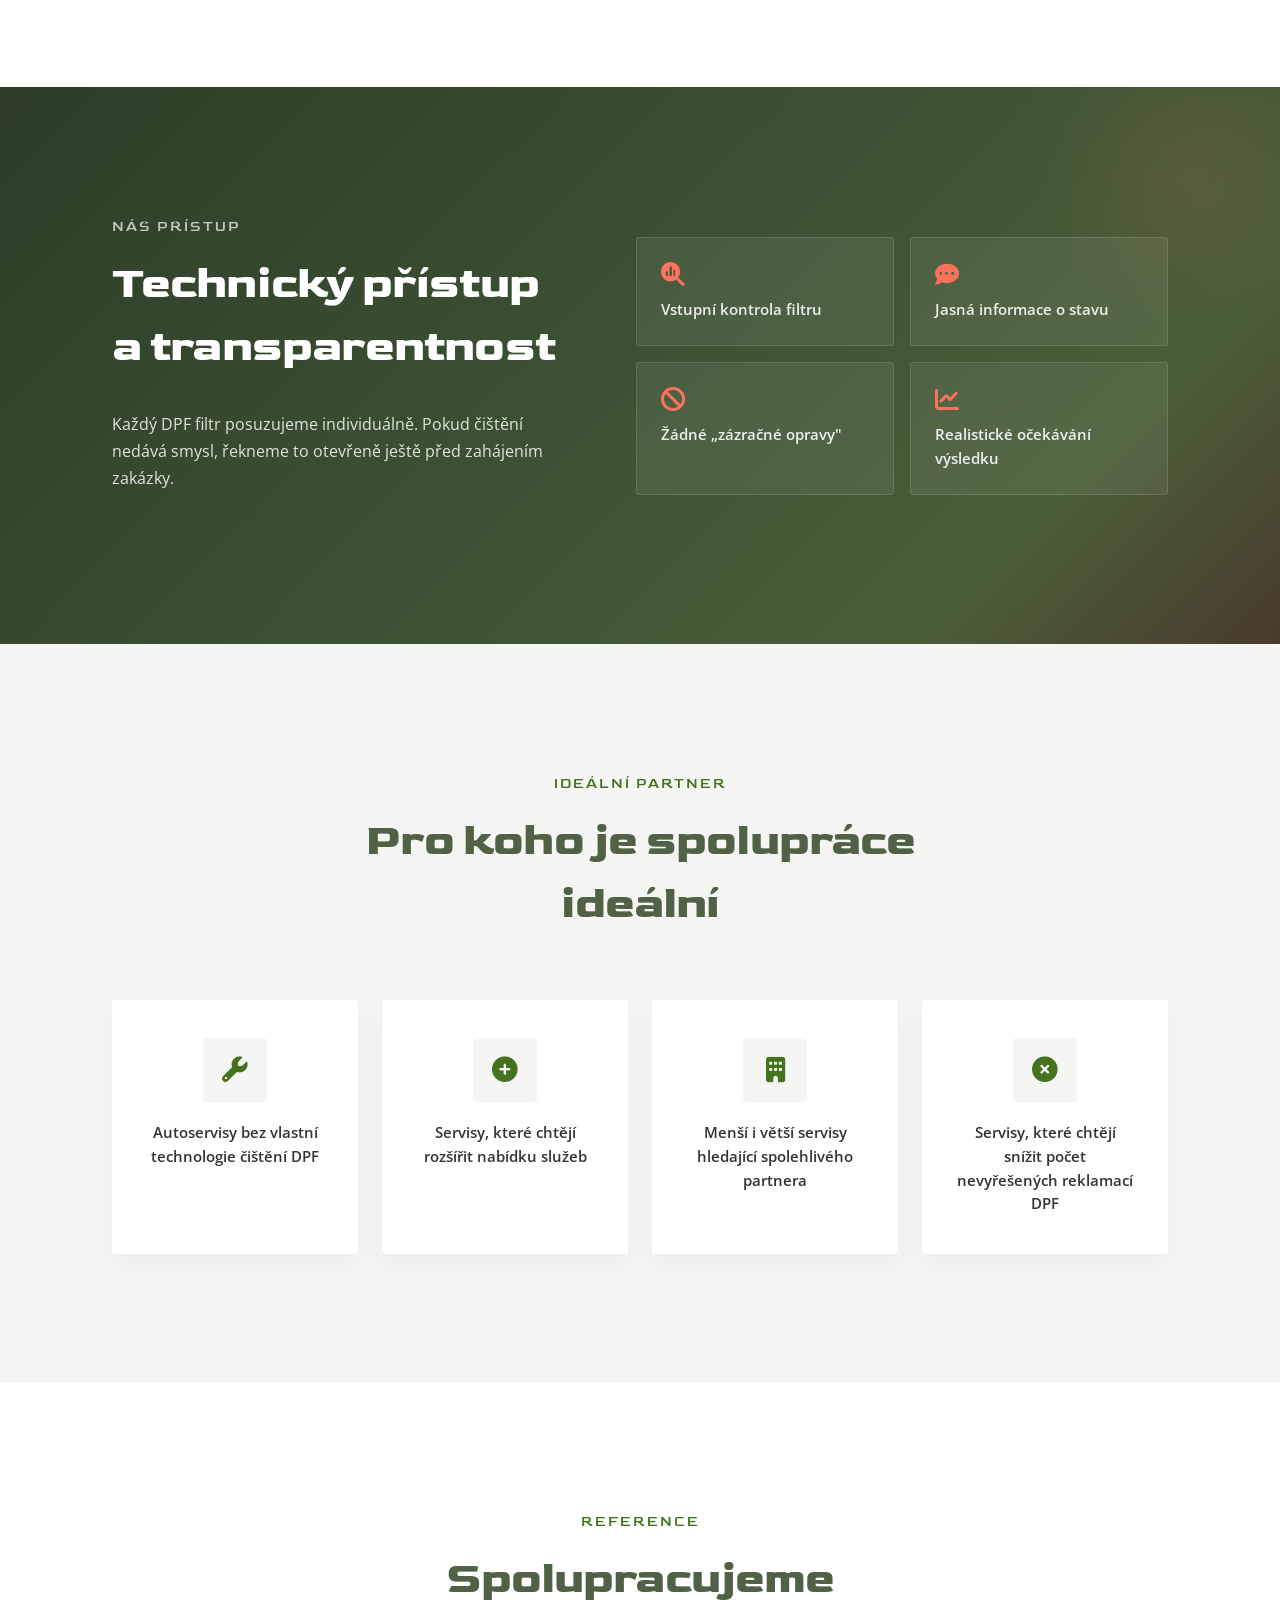
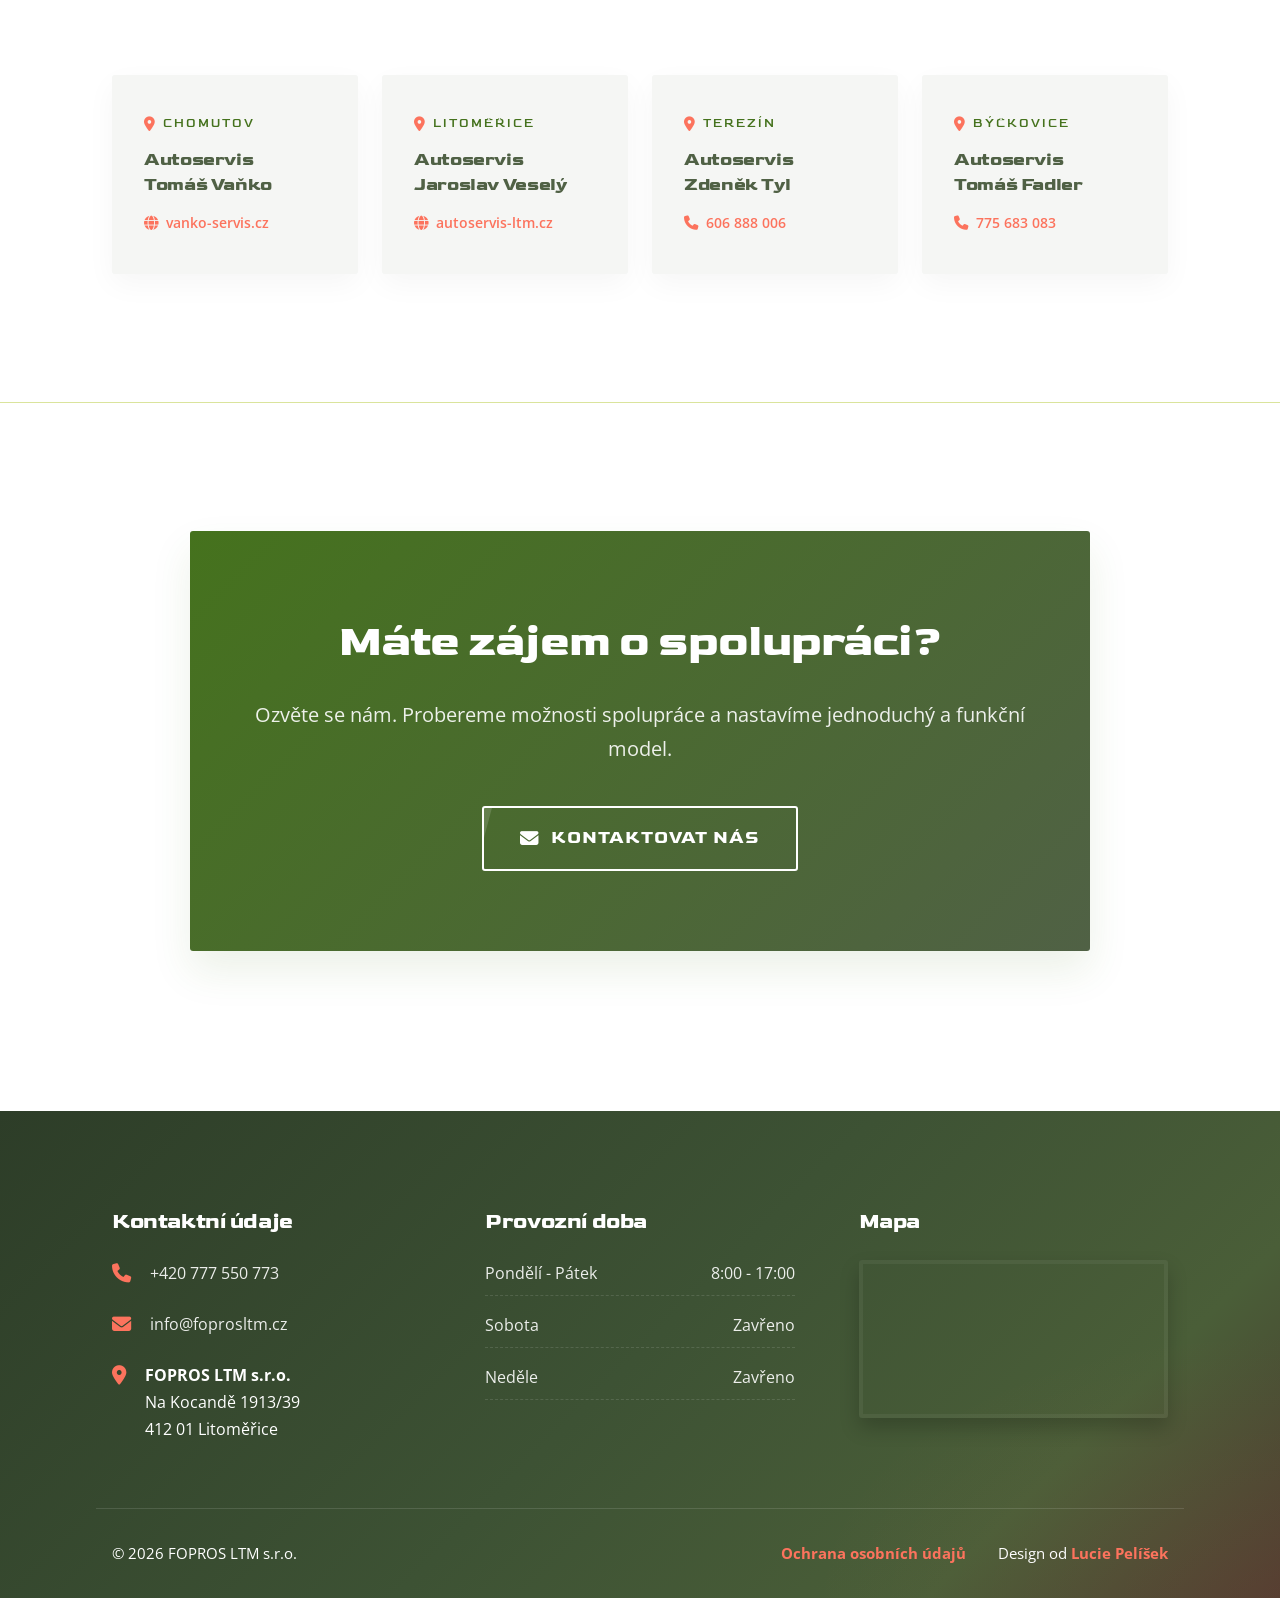
<file: pro-autoservisy.html>
<!DOCTYPE html>
<html lang="cs">

<head>
    <meta charset="UTF-8">
    <meta name="viewport" content="width=device-width, initial-scale=1.0">
    <title>Pro autoservisy – Partnerství při čištění DPF | FOPROS LTM</title>
    <meta name="description"
        content="Spolehlivý partner pro autoservisy při čištění DPF filtrů. Rozšiřte nabídku bez investic do technologií. Rychlé dodací termíny, jasné postupy, nižší riziko reklamací.">
    <link rel="canonical" href="https://foprosltm.cz/pro-autoservisy.html">
    <meta name="theme-color" content="#45721D">

    <meta property="og:title" content="Pro autoservisy – Partnerství při čištění DPF | FOPROS LTM">
    <meta property="og:description"
        content="Staňte se partnerem FOPROS LTM a nabídněte zákazníkům profesionální čištění DPF filtrů bez vlastních investic do technologií.">
    <meta property="og:type" content="website">
    <meta property="og:url" content="https://foprosltm.cz/pro-autoservisy.html">

    <link rel="icon" href="Obrazky/Favicon.png" type="image/png">

    <link rel="preconnect" href="https://fonts.googleapis.com">
    <link rel="preconnect" href="https://fonts.gstatic.com" crossorigin>
    <link
        href="https://fonts.googleapis.com/css2?family=Goldman:wght@400;700&family=Open+Sans:ital,wght@0,400;0,600;0,700;1,400&display=swap"
        rel="stylesheet">
    <link rel="stylesheet" href="https://cdnjs.cloudflare.com/ajax/libs/font-awesome/6.5.1/css/all.min.css">
    <link rel="stylesheet" href="style.css">
    <link rel="stylesheet" href="pro-autoservisy.css">
</head>

<body>

    <div class="site-header-wrap">
        <div class="top-bar">
            <div class="container-fluid">
                <div class="top-contact-info">
                    <a href="tel:+420777550773" class="top-link">
                        <i class="fa-solid fa-phone"></i><span>+420 777 550 773</span>
                    </a>
                    <a href="mailto:info@foprosltm.cz" class="top-link">
                        <i class="fa-solid fa-envelope"></i><span>info@foprosltm.cz</span>
                    </a>
                    <div class="top-social">
                        <a href="https://www.facebook.com/foprosltmDPF" target="_blank" rel="noopener"
                            aria-label="Facebook"><i class="fa-brands fa-facebook"></i></a>
                        <a href="https://instagram.com/foprosltmDPF" target="_blank" rel="noopener"
                            aria-label="Instagram"><i class="fa-brands fa-instagram"></i></a>
                    </div>
                </div>
            </div>
        </div>

        <header class="header" id="header">
            <div class="container-fluid header-inner">
                <a href="index.html" class="logo">
                    <img src="Obrazky/Logo.png" alt="FOPROS LTM Logo" loading="lazy">
                </a>
                <button class="menu-toggle" aria-label="Otevřít navigaci" aria-expanded="false"
                    aria-controls="main-nav">
                    <span class="hamburger"></span>
                </button>
                <nav id="main-nav" class="main-nav">
                    <ul class="nav-list">
                        <li><a href="index.html" class="nav-link">Vítejte</a></li>
                        <li><a href="sluzby.html" class="nav-link">Služby</a></li>
                        <li><a href="technologie.html" class="nav-link">Technologie</a></li>
                        <li><a href="pro-autoservisy.html" class="nav-link active">Pro autoservisy</a></li>
                        <li><a href="caste-dotazy.html" class="nav-link">Časté dotazy</a></li>
                        <li><a href="o-nas.html" class="nav-link">O nás</a></li>
                        <li><a href="kontakt.html" class="btn btn-nav">Kontakt</a></li>
                    </ul>
                </nav>
            </div>
        </header>
    </div>

    <main>

        <!-- Sekce 1: HERO -->
        <section class="hero hero-photo" id="as-hero">
            <div class="hero-photo-bg" style="background-image: url('Obrazky/Foto7.jpg');"></div>
            <div class="hero-text-overlay"></div>
            <div class="container hero-content-centered">
                <div class="hero-content text-center center-block">
                    <h1>Spolehlivý partner<br>pro čištění DPF filtrů</h1>
                    <h2>Rozšiřte své služby bez investic do technologií a&nbsp;rizika reklamací</h2>
                    <div class="hero-actions center-actions">
                        <a href="kontakt.html" class="btn btn-primary">
                            <i class="fa-solid fa-handshake"></i>Navázat spolupráci
                        </a>
                    </div>
                </div>
            </div>
        </section>

        <!-- Sekce 2: Proč spolupracovat -->
        <section class="section-padding proc-section animate-on-scroll" id="proc-spoluprace">
            <div class="container">
                <div class="proc-grid">
                    <div class="proc-text">
                        <span class="subtitle">Výhody spolupráce</span>
                        <h2>Proč spolupracovat s&nbsp;FOPROS LTM</h2>
                        <p>DPF filtry jsou častým a&nbsp;citlivým tématem. My vám pomůžeme je řešit odborně, rychle
                            a&nbsp;bez zbytečných komplikací jako externí specialista, na&nbsp;kterého se můžete
                            spolehnout.</p>
                        <p class="partner-claim"><strong>Jsme váš technický partner pro řešení DPF filtrů.</strong></p>
                    </div>
                    <div class="proc-cards">
                        <div class="proc-card animate-on-scroll">
                            <div class="proc-icon"><i class="fa-solid fa-filter"></i></div>
                            <div>
                                <h4>Specializace na DPF</h4>
                                <p>Výhradně na DPF filtry a&nbsp;katalyzátory – to je celý náš obor.</p>
                            </div>
                        </div>
                        <div class="proc-card animate-on-scroll" style="transition-delay:0.1s;">
                            <div class="proc-icon"><i class="fa-solid fa-droplet"></i></div>
                            <div>
                                <h4>Profesionální technologie</h4>
                                <p>Mokré čištění na zařízení Advanpure AD4000 s měřitelným výsledkem.</p>
                            </div>
                        </div>
                        <div class="proc-card animate-on-scroll" style="transition-delay:0.2s;">
                            <div class="proc-icon"><i class="fa-solid fa-clipboard-check"></i></div>
                            <div>
                                <h4>Jasné postupy a kontrola</h4>
                                <p>Vstupní i výstupní kontrola každého filtru, výstupní protokol.</p>
                            </div>
                        </div>
                        <div class="proc-card animate-on-scroll" style="transition-delay:0.3s;">
                            <div class="proc-icon"><i class="fa-solid fa-rocket"></i></div>
                            <div>
                                <h4>Rychlé dodací termíny</h4>
                                <p>Obvykle do 240 minut – minimální odstávka pro vaše zákazníky.</p>
                            </div>
                        </div>
                    </div>
                </div>
            </div>
        </section>

        <!-- Sekce 3: Jak spolupráce probíhá – timeline -->
        <section class="section-padding timeline-section animate-on-scroll" id="jak-probiha">
            <div class="container">
                <div class="text-content center-block" style="max-width: 640px; margin-bottom: 4rem;">
                    <span class="subtitle">Průběh spolupráce</span>
                    <h2>Jak spolupráce probíhá</h2>
                </div>

                <div class="as-timeline">
                    <div class="as-step animate-on-scroll">
                        <div class="as-step-icon"><i class="fa-solid fa-magnifying-glass"></i></div>
                        <div class="as-step-body">
                            <span class="as-step-num">1</span>
                            <p>Autoservis identifikuje problém s&nbsp;DPF filtrem.</p>
                        </div>
                    </div>
                    <div class="as-step animate-on-scroll" style="transition-delay:0.07s;">
                        <div class="as-step-icon"><i class="fa-solid fa-toolbox"></i></div>
                        <div class="as-step-body">
                            <span class="as-step-num">2</span>
                            <p>Filtr je demontován v&nbsp;servisu.</p>
                        </div>
                    </div>
                    <div class="as-step animate-on-scroll" style="transition-delay:0.14s;">
                        <div class="as-step-icon"><i class="fa-solid fa-truck-fast"></i></div>
                        <div class="as-step-body">
                            <span class="as-step-num">3</span>
                            <p>DPF filtr převezmeme nebo je doručen k&nbsp;nám.</p>
                        </div>
                    </div>
                    <div class="as-step animate-on-scroll" style="transition-delay:0.21s;">
                        <div class="as-step-icon"><i class="fa-solid fa-droplet"></i></div>
                        <div class="as-step-body">
                            <span class="as-step-num">4</span>
                            <p>Provedeme odborné čištění a&nbsp;kontrolu.</p>
                        </div>
                    </div>
                    <div class="as-step animate-on-scroll" style="transition-delay:0.28s;">
                        <div class="as-step-icon"><i class="fa-solid fa-rotate-left"></i></div>
                        <div class="as-step-body">
                            <span class="as-step-num">5</span>
                            <p>Filtr vrátíme zpět autoservisu.</p>
                        </div>
                    </div>
                    <div class="as-step animate-on-scroll" style="transition-delay:0.35s;">
                        <div class="as-step-icon"><i class="fa-solid fa-user-check"></i></div>
                        <div class="as-step-body">
                            <span class="as-step-num">6</span>
                            <p>Autoservis provede montáž a&nbsp;předání zákazníkovi.</p>
                        </div>
                    </div>
                </div>

                <div class="as-timeline-note animate-on-scroll">
                    <i class="fa-solid fa-circle-check"></i>
                    <span>Jednoduchý proces bez zdržení a&nbsp;bez zbytečných otázek.</span>
                </div>
            </div>
        </section>

        <!-- Sekce 4: Co získáte -->
        <section class="section-padding ziskate-section animate-on-scroll" id="co-ziskate">
            <div class="container">
                <div class="ziskate-inner">
                    <div class="ziskate-text">
                        <span class="subtitle">Pro vás</span>
                        <h2>Co získáte spoluprací</h2>
                        <ul class="ziskate-list">
                            <li>
                                <i class="fa-solid fa-circle-check"></i>
                                <span>Možnost nabídnout zákazníkovi profesionální řešení s&nbsp;filtry DPF,</span>
                            </li>
                            <li>
                                <i class="fa-solid fa-circle-check"></i>
                                <span>žádné investice do drahých technologií,</span>
                            </li>
                            <li>
                                <i class="fa-solid fa-circle-check"></i>
                                <span>nižší riziko reklamací,</span>
                            </li>
                            <li>
                                <i class="fa-solid fa-circle-check"></i>
                                <span>úsporu času a&nbsp;starostí,</span>
                            </li>
                            <li>
                                <i class="fa-solid fa-circle-check"></i>
                                <span>stabilního partnera pro opakované zakázky.</span>
                            </li>
                        </ul>
                        <div class="ziskate-claim">
                            <i class="fa-solid fa-star"></i>
                            <p>Vy zůstáváte hlavním kontaktem pro zákazníka.</p>
                        </div>
                    </div>
                    <div class="ziskate-highlight animate-on-scroll" style="transition-delay:0.15s;">
                        <div class="zh-card zh-card-1">
                            <i class="fa-solid fa-piggy-bank"></i>
                            <h4>Bez investic</h4>
                            <p>Žádné náklady na&nbsp;pořízení technologie.</p>
                        </div>
                        <div class="zh-card zh-card-2">
                            <i class="fa-solid fa-shield-halved"></i>
                            <h4>Nižší reklamace</h4>
                            <p>Odborné čištění snižuje riziko neúspěšných zakázek.</p>
                        </div>
                        <div class="zh-card zh-card-3">
                            <i class="fa-solid fa-handshake"></i>
                            <h4>Spolehlivý partner</h4>
                            <p>Opakované zakázky s&nbsp;jasným procesem.</p>
                        </div>
                    </div>
                </div>
            </div>
        </section>

        <!-- Sekce 5: Technický přístup – tmavý pás -->
        <section class="section-padding tech-pristup-section animate-on-scroll" id="tech-pristup">
            <div class="container">
                <div class="tp-inner">
                    <div class="tp-text">
                        <span class="subtitle" style="color: rgba(255,255,255,0.7);">Náš přístup</span>
                        <h2>Technický přístup a&nbsp;transparentnost</h2>
                        <p>Každý DPF filtr posuzujeme individuálně. Pokud čištění nedává smysl, řekneme to otevřeně
                            ještě před zahájením zakázky.</p>
                    </div>
                    <div class="tp-cards">
                        <div class="tp-card">
                            <i class="fa-solid fa-magnifying-glass-chart"></i>
                            <span>Vstupní kontrola filtru</span>
                        </div>
                        <div class="tp-card">
                            <i class="fa-solid fa-comment-dots"></i>
                            <span>Jasná informace o&nbsp;stavu</span>
                        </div>
                        <div class="tp-card">
                            <i class="fa-solid fa-ban"></i>
                            <span>Žádné „zázračné opravy"</span>
                        </div>
                        <div class="tp-card">
                            <i class="fa-solid fa-chart-line"></i>
                            <span>Realistické očekávání výsledku</span>
                        </div>
                    </div>
                </div>
            </div>
        </section>

        <!-- Sekce 6: Pro koho je spolupráce ideální -->
        <section class="section-padding pro-koho-section animate-on-scroll" id="pro-koho">
            <div class="container">
                <div class="text-content center-block" style="max-width: 620px; margin-bottom: 4rem;">
                    <span class="subtitle">Ideální partner</span>
                    <h2>Pro koho je spolupráce ideální</h2>
                </div>
                <div class="pro-koho-grid">
                    <div class="pk-card animate-on-scroll">
                        <div class="pk-icon"><i class="fa-solid fa-wrench"></i></div>
                        <p>Autoservisy bez vlastní technologie čištění DPF</p>
                    </div>
                    <div class="pk-card animate-on-scroll" style="transition-delay:0.1s;">
                        <div class="pk-icon"><i class="fa-solid fa-plus-circle"></i></div>
                        <p>Servisy, které chtějí rozšířit nabídku služeb</p>
                    </div>
                    <div class="pk-card animate-on-scroll" style="transition-delay:0.2s;">
                        <div class="pk-icon"><i class="fa-solid fa-building"></i></div>
                        <p>Menší i větší servisy hledající spolehlivého partnera</p>
                    </div>
                    <div class="pk-card animate-on-scroll" style="transition-delay:0.3s;">
                        <div class="pk-icon"><i class="fa-solid fa-circle-xmark"></i></div>
                        <p>Servisy, které chtějí snížit počet nevyřešených reklamací DPF</p>
                    </div>
                </div>
            </div>
        </section>

        <!-- Sekce 7: Spolupracujeme -->
        <section class="section-padding spoluprace-section animate-on-scroll" id="spolupracujeme">
            <div class="container">
                <div class="text-content center-block" style="max-width: 580px; margin-bottom: 4rem;">
                    <span class="subtitle">Reference</span>
                    <h2>Spolupracujeme</h2>
                </div>
                <div class="partneri-grid">

                    <div class="partner-card animate-on-scroll">
                        <div class="partner-location">
                            <i class="fa-solid fa-location-dot"></i> Chomutov
                        </div>
                        <h4>Autoservis<br>Tomáš Vaňko</h4>
                        <a href="https://www.vanko-servis.cz/" target="_blank" rel="noopener" class="partner-link">
                            <i class="fa-solid fa-globe"></i> vanko-servis.cz
                        </a>
                    </div>

                    <div class="partner-card animate-on-scroll" style="transition-delay:0.1s;">
                        <div class="partner-location">
                            <i class="fa-solid fa-location-dot"></i> Litoměřice
                        </div>
                        <h4>Autoservis<br>Jaroslav Veselý</h4>
                        <a href="https://autoservis-ltm.cz/" target="_blank" rel="noopener" class="partner-link">
                            <i class="fa-solid fa-globe"></i> autoservis-ltm.cz
                        </a>
                    </div>

                    <div class="partner-card animate-on-scroll" style="transition-delay:0.2s;">
                        <div class="partner-location">
                            <i class="fa-solid fa-location-dot"></i> Terezín
                        </div>
                        <h4>Autoservis<br>Zdeněk Tyl</h4>
                        <a href="tel:+420606888006" class="partner-link">
                            <i class="fa-solid fa-phone"></i> 606 888 006
                        </a>
                    </div>

                    <div class="partner-card animate-on-scroll" style="transition-delay:0.3s;">
                        <div class="partner-location">
                            <i class="fa-solid fa-location-dot"></i> Býčkovice
                        </div>
                        <h4>Autoservis<br>Tomáš Fadler</h4>
                        <a href="tel:+420775683083" class="partner-link">
                            <i class="fa-solid fa-phone"></i> 775 683 083
                        </a>
                    </div>

                </div>
            </div>
        </section>

        <!-- Sekce 8: CTA -->
        <section class="section-padding cta-section animate-on-scroll">
            <div class="container">
                <div class="cta-box">
                    <h2>Máte zájem o&nbsp;spolupráci?</h2>
                    <p>Ozvěte se nám. Probereme možnosti spolupráce a&nbsp;nastavíme jednoduchý a&nbsp;funkční model.
                    </p>
                    <a href="kontakt.html" class="btn btn-outline">
                        <i class="fa-solid fa-envelope"></i>Kontaktovat nás
                    </a>
                </div>
            </div>
        </section>

    </main>

    <!-- Footer -->
    <footer class="footer animate-on-scroll">
        <div class="container footer-grid">
            <div class="footer-col">
                <h4 class="footer-title">Kontaktní údaje</h4>
                <ul class="footer-contact-list">
                    <li>
                        <i class="fa-solid fa-phone"></i>
                        <div><a href="tel:+420777550773">+420 777 550 773</a></div>
                    </li>
                    <li>
                        <i class="fa-solid fa-envelope"></i>
                        <div><a href="mailto:info@foprosltm.cz">info@foprosltm.cz</a></div>
                    </li>
                    <li>
                        <i class="fa-solid fa-location-dot"></i>
                        <div>
                            <strong>FOPROS LTM s.r.o.</strong><br>
                            Na Kocandě 1913/39<br>
                            412 01 Litoměřice
                        </div>
                    </li>
                </ul>
            </div>
            <div class="footer-col">
                <h4 class="footer-title">Provozní doba</h4>
                <ul class="hours-list">
                    <li><span>Pondělí - Pátek</span> <span>8:00 - 17:00</span></li>
                    <li><span>Sobota</span> <span>Zavřeno</span></li>
                    <li><span>Neděle</span> <span>Zavřeno</span></li>
                </ul>
            </div>
            <div class="footer-col footer-col-map">
                <h4 class="footer-title">Mapa</h4>
                <div class="map-wrapper">
                    <iframe style="border:none" src="https://mapy.cz/s/gopalacufo" width="100%" height="320"
                        title="Mapa kde nás najdete, Litoměřice" loading="lazy"></iframe>
                </div>
            </div>
        </div>
        <div class="footer-bottom">
            <div class="container footer-bottom-inner">
                <div class="copyright">&copy; 2026 FOPROS LTM s.r.o.</div>
                <div class="footer-links">
                    <a href="ochrana-osobnich-udaju.html" target="_blank" rel="noopener">Ochrana osobních údajů</a>
                    <a href="https://luciepelisek.cz" target="_blank" rel="noopener">Design od <strong
                            class="designer-name">Lucie Pelíšek</strong></a>
                </div>
            </div>
        </div>
    </footer>

    <button id="scroll-top" aria-label="Zpět na začátek">
        <i class="fa-solid fa-chevron-up"></i>
    </button>

    <script src="script.js" defer></script>
</body>

</html>
</file>
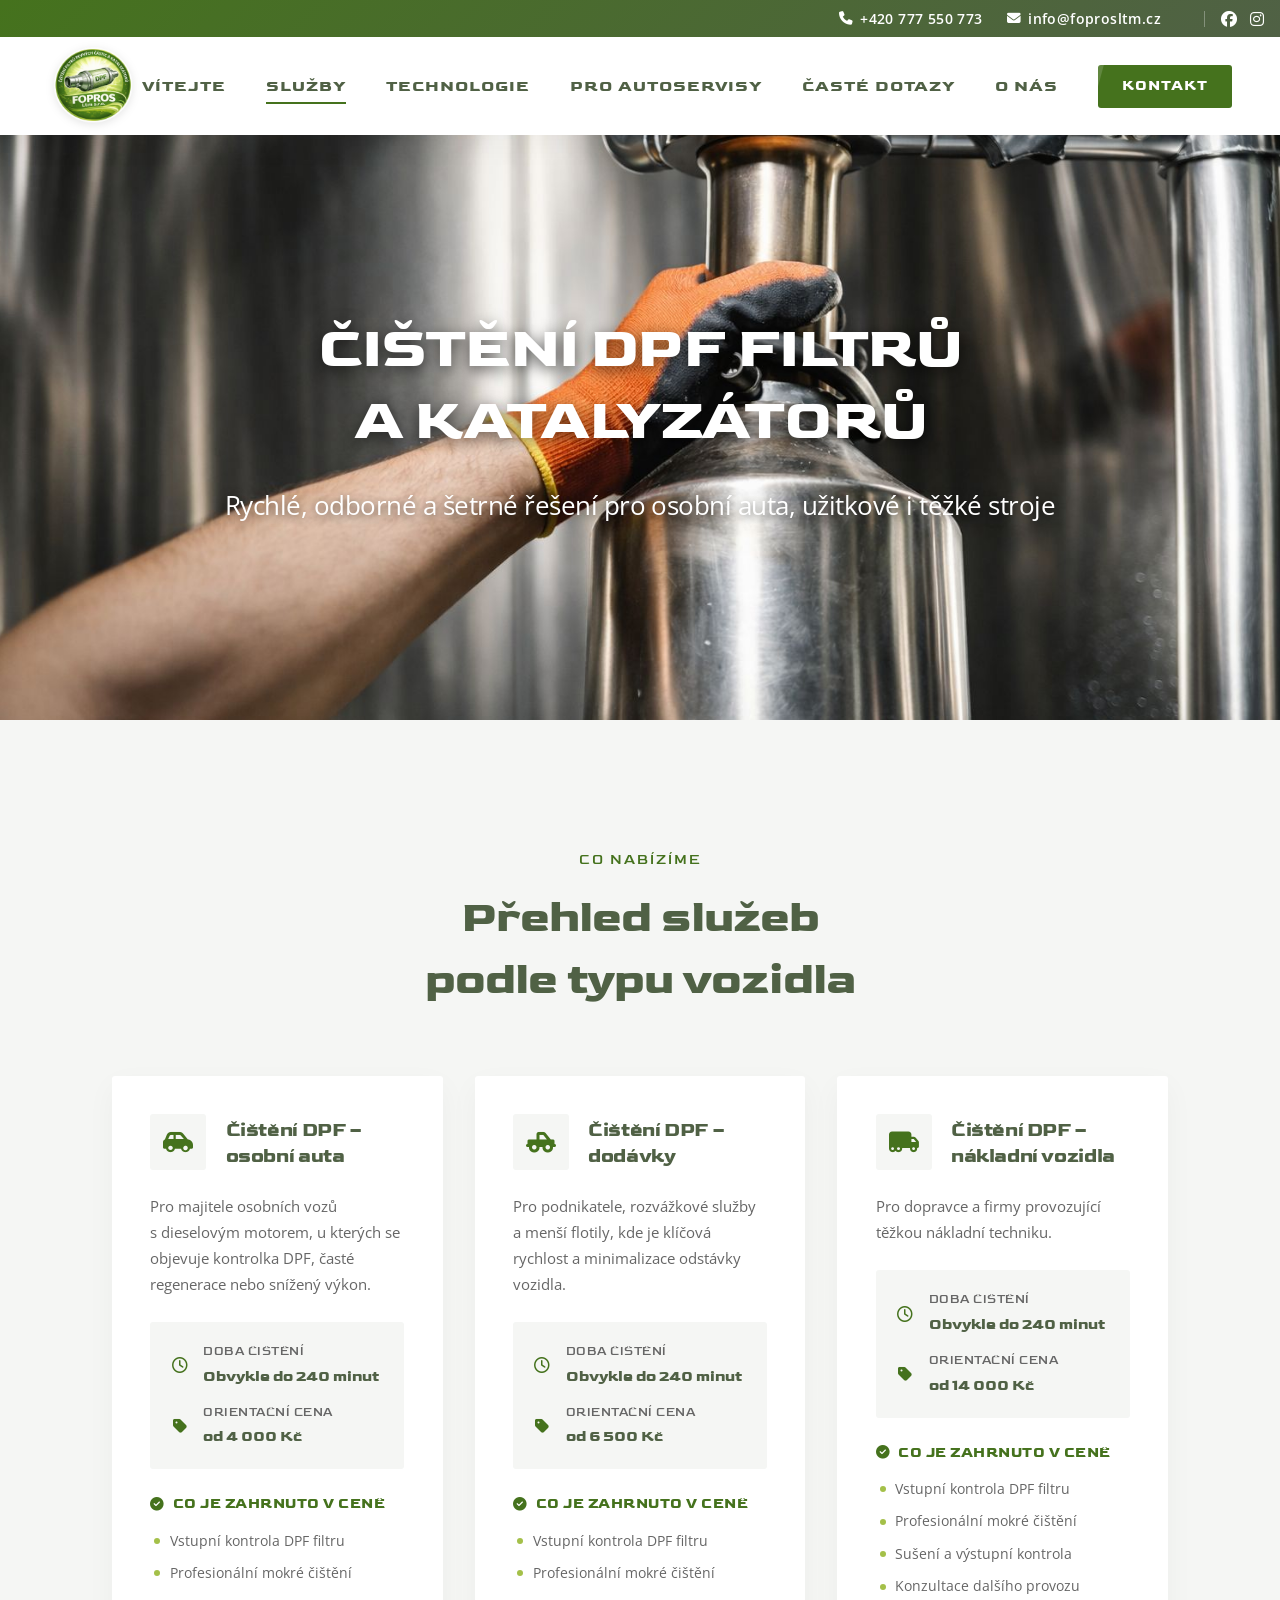
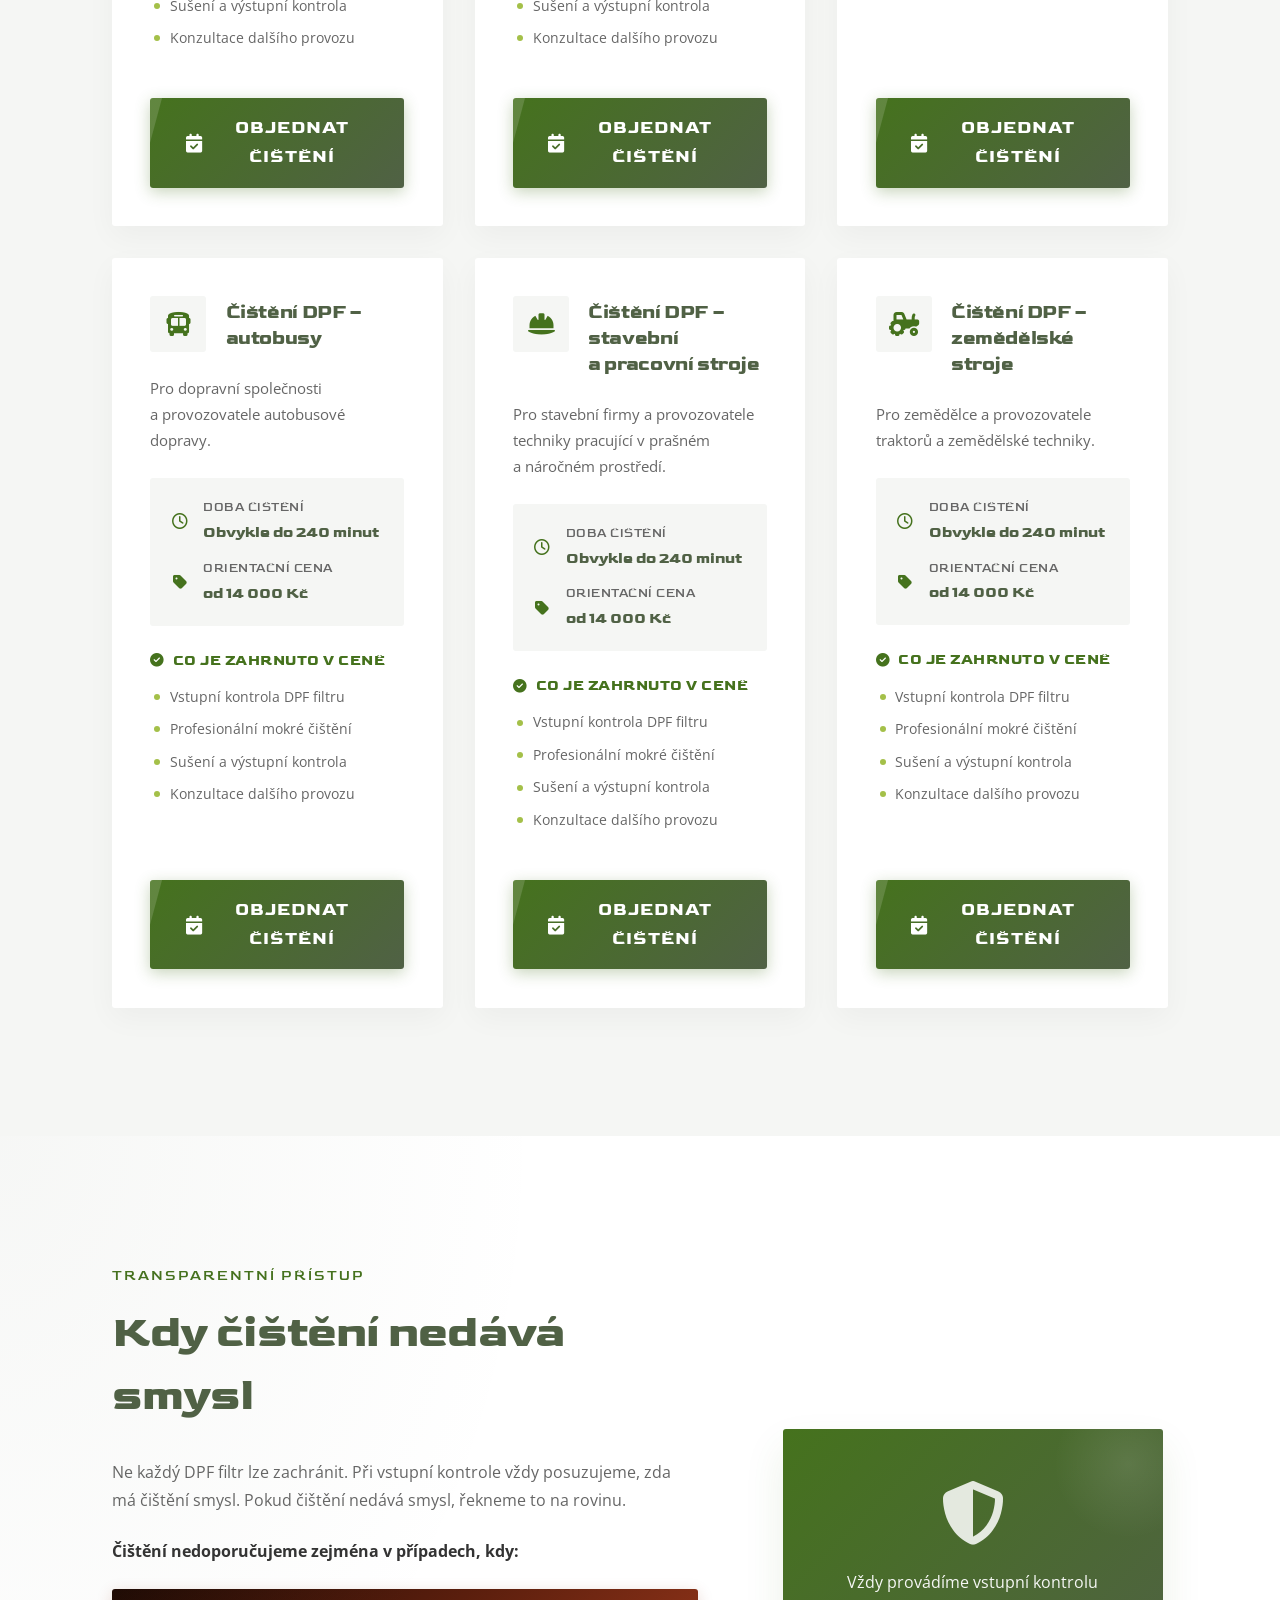
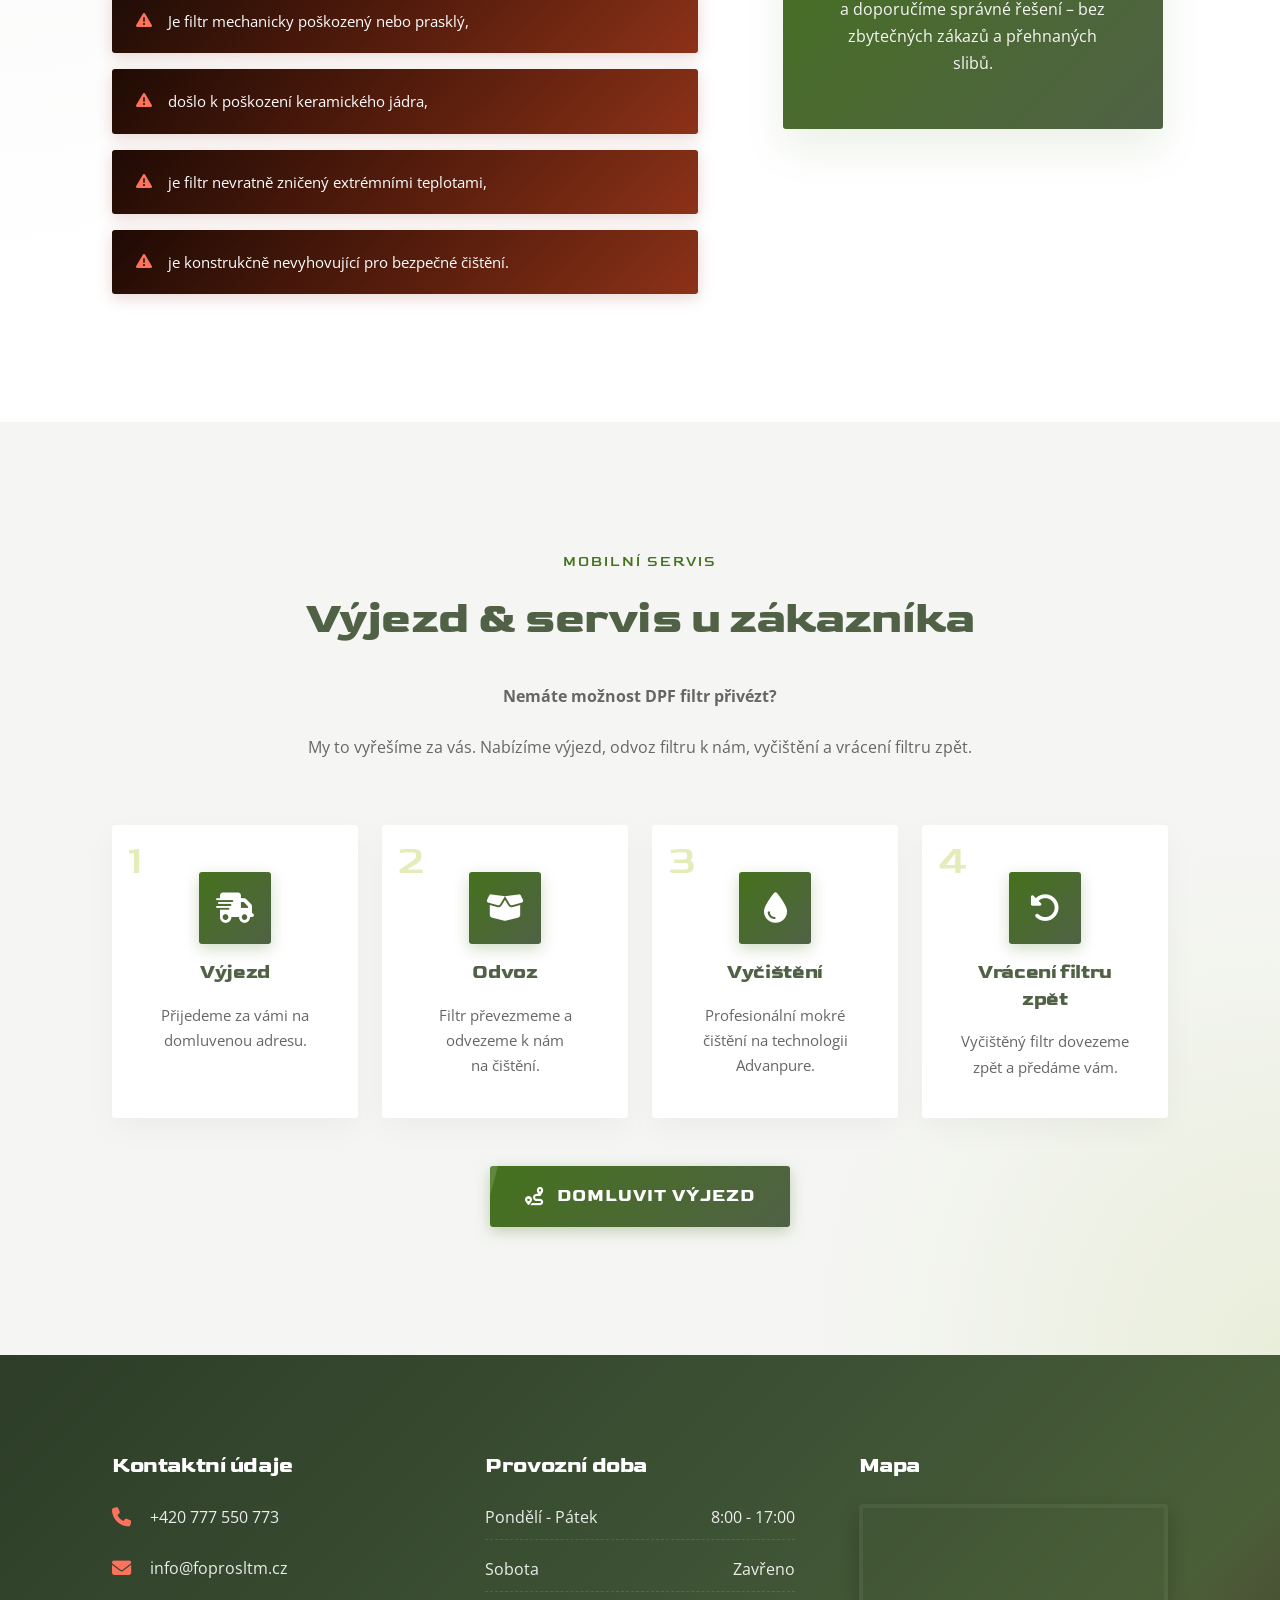
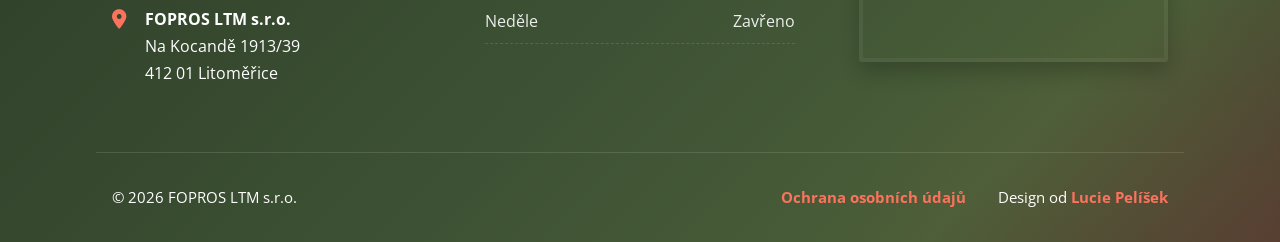
<file: sluzby.html>
<!DOCTYPE html>
<html lang="cs">

<head>
    <meta charset="UTF-8">
    <meta name="viewport" content="width=device-width, initial-scale=1.0">
    <title>Služby – Čištění DPF filtrů | FOPROS LTM</title>
    <meta name="description"
        content="Přehled služeb čištění DPF filtrů FOPROS LTM: osobní auta, dodávky, nákladní vozidla, autobusy, stavební i zemědělské stroje. Rychle do 240 minut.">
    <link rel="canonical" href="https://foprosltm.cz/sluzby.html">
    <meta name="theme-color" content="#45721D">

    <!-- Open Graph -->
    <meta property="og:title" content="Služby – Čištění DPF filtrů | FOPROS LTM">
    <meta property="og:description"
        content="Profesionální čištění DPF filtrů pro osobní auta, dodávky, nákladní vozidla, autobusy i stavební a zemědělské stroje. Rychle, odborně, šetrně.">
    <meta property="og:type" content="website">
    <meta property="og:url" content="https://foprosltm.cz/sluzby.html">

    <link rel="icon" href="Obrazky/Favicon.png" type="image/png">

    <!-- Fonts -->
    <link rel="preconnect" href="https://fonts.googleapis.com">
    <link rel="preconnect" href="https://fonts.gstatic.com" crossorigin>
    <link
        href="https://fonts.googleapis.com/css2?family=Goldman:wght@400;700&family=Open+Sans:ital,wght@0,400;0,600;0,700;1,400&display=swap"
        rel="stylesheet">

    <!-- Font Awesome -->
    <link rel="stylesheet" href="https://cdnjs.cloudflare.com/ajax/libs/font-awesome/6.5.1/css/all.min.css">

    <!-- Styles -->
    <link rel="stylesheet" href="style.css">
    <link rel="stylesheet" href="sluzby.css">

    <!-- Structured Data -->
    <script type="application/ld+json">
    {
      "@context": "https://schema.org",
      "@type": "Service",
      "name": "Čištění DPF filtrů a katalyzátorů",
      "provider": {
        "@type": "LocalBusiness",
        "name": "FOPROS LTM s.r.o.",
        "url": "https://foprosltm.cz",
        "telephone": "+420777550773",
        "address": {
          "@type": "PostalAddress",
          "streetAddress": "Na Kocandě 1913/39",
          "addressLocality": "Litoměřice",
          "postalCode": "412 01",
          "addressCountry": "CZ"
        }
      },
      "description": "Profesionální čištění DPF filtrů pro osobní auta, dodávky, nákladní vozidla, autobusy, stavební a zemědělské stroje."
    }
    </script>
</head>

<body>

    <!-- Site Header Wrapper (sticky) -->
    <div class="site-header-wrap">

        <!-- Secondary Menu / Top Bar -->
        <div class="top-bar">
            <div class="container-fluid">
                <div class="top-contact-info">
                    <a href="tel:+420777550773" class="top-link">
                        <i class="fa-solid fa-phone"></i>
                        <span>+420 777 550 773</span>
                    </a>
                    <a href="mailto:info@foprosltm.cz" class="top-link">
                        <i class="fa-solid fa-envelope"></i>
                        <span>info@foprosltm.cz</span>
                    </a>
                    <div class="top-social">
                        <a href="https://www.facebook.com/foprosltmDPF" target="_blank" rel="noopener"
                            aria-label="Facebook"><i class="fa-brands fa-facebook"></i></a>
                        <a href="https://instagram.com/foprosltmDPF" target="_blank" rel="noopener"
                            aria-label="Instagram"><i class="fa-brands fa-instagram"></i></a>
                    </div>
                </div>
            </div>
        </div>

        <!-- Main Header -->
        <header class="header" id="header">
            <div class="container-fluid header-inner">
                <a href="index.html" class="logo">
                    <img src="Obrazky/Logo.png" alt="FOPROS LTM Logo" loading="lazy">
                </a>

                <!-- Mobile Menu Toggle -->
                <button class="menu-toggle" aria-label="Otevřít navigaci" aria-expanded="false"
                    aria-controls="main-nav">
                    <span class="hamburger"></span>
                </button>

                <!-- Navigation -->
                <nav id="main-nav" class="main-nav">
                    <ul class="nav-list">
                        <li><a href="index.html" class="nav-link">Vítejte</a></li>
                        <li><a href="sluzby.html" class="nav-link active">Služby</a></li>
                        <li><a href="technologie.html" class="nav-link">Technologie</a></li>
                        <li><a href="pro-autoservisy.html" class="nav-link">Pro autoservisy</a></li>
                        <li><a href="caste-dotazy.html" class="nav-link">Časté dotazy</a></li>
                        <li><a href="o-nas.html" class="nav-link">O nás</a></li>
                        <li><a href="kontakt.html" class="btn btn-nav">Kontakt</a></li>
                    </ul>
                </nav>
            </div>
        </header>

    </div><!-- /site-header-wrap -->

    <main>
        <!-- Sekce 1: HERO -->
        <section class="hero hero-photo" id="sluzby-hero">
            <div class="hero-photo-bg" style="background-image: url('Obrazky/Foto3.jpg');"></div>
            <div class="hero-text-overlay"></div>
            <div class="container hero-content-centered">
                <div class="hero-content text-center center-block">
                    <h1>Čištění DPF filtrů<br>a katalyzátorů</h1>
                    <h2>Rychlé, odborné a šetrné řešení pro osobní auta, užitkové i&nbsp;těžké stroje</h2>
                </div>
            </div>
        </section>

        <!-- Sekce 2: Přehled služeb -->
        <section class="section-padding sluzby-prehled animate-on-scroll" id="prehled-sluzeb">
            <div class="container">
                <div class="text-content center-block">
                    <span class="subtitle">Co nabízíme</span>
                    <h2>Přehled služeb podle&nbsp;typu vozidla</h2>
                </div>

                <div class="sluzby-grid">

                    <!-- Osobní auta -->
                    <div class="sluzba-card animate-on-scroll">
                        <div class="sluzba-card-header">
                            <div class="sluzba-icon">
                                <i class="fa-solid fa-car-side"></i>
                            </div>
                            <h3>Čištění DPF – osobní auta</h3>
                        </div>
                        <div class="sluzba-card-body">
                            <p class="sluzba-desc">Pro majitele osobních vozů s&nbsp;dieselovým motorem, u&nbsp;kterých
                                se
                                objevuje kontrolka DPF, časté regenerace nebo snížený výkon.</p>
                            <ul class="sluzba-meta">
                                <li>
                                    <i class="fa-regular fa-clock"></i>
                                    <div>
                                        <span class="meta-label">Doba čištění</span>
                                        <span class="meta-value">Obvykle do 240 minut</span>
                                    </div>
                                </li>
                                <li>
                                    <i class="fa-solid fa-tag"></i>
                                    <div>
                                        <span class="meta-label">Orientační cena</span>
                                        <span class="meta-value">od 4&nbsp;000&nbsp;Kč</span>
                                    </div>
                                </li>
                            </ul>
                            <div class="sluzba-zahrnuto">
                                <p class="zahrnuto-title"><i class="fa-solid fa-circle-check"></i> Co je zahrnuto
                                    v&nbsp;ceně</p>
                                <ul class="zahrnuto-list">
                                    <li>Vstupní kontrola DPF filtru</li>
                                    <li>Profesionální mokré čištění</li>
                                    <li>Sušení a výstupní kontrola</li>
                                    <li>Konzultace dalšího provozu</li>
                                </ul>
                            </div>
                        </div>
                        <div class="sluzba-card-footer">
                            <a href="kontakt.html" class="btn btn-primary"><i
                                    class="fa-solid fa-calendar-check"></i>Objednat čištění</a>
                        </div>
                    </div>

                    <!-- Dodávky -->
                    <div class="sluzba-card animate-on-scroll" style="transition-delay: 0.1s;">
                        <div class="sluzba-card-header">
                            <div class="sluzba-icon">
                                <i class="fa-solid fa-truck-pickup"></i>
                            </div>
                            <h3>Čištění DPF – dodávky</h3>
                        </div>
                        <div class="sluzba-card-body">
                            <p class="sluzba-desc">Pro podnikatele, rozvážkové služby a&nbsp;menší flotily, kde je
                                klíčová
                                rychlost a&nbsp;minimalizace odstávky vozidla.</p>
                            <ul class="sluzba-meta">
                                <li>
                                    <i class="fa-regular fa-clock"></i>
                                    <div>
                                        <span class="meta-label">Doba čištění</span>
                                        <span class="meta-value">Obvykle do 240 minut</span>
                                    </div>
                                </li>
                                <li>
                                    <i class="fa-solid fa-tag"></i>
                                    <div>
                                        <span class="meta-label">Orientační cena</span>
                                        <span class="meta-value">od 6&nbsp;500&nbsp;Kč</span>
                                    </div>
                                </li>
                            </ul>
                            <div class="sluzba-zahrnuto">
                                <p class="zahrnuto-title"><i class="fa-solid fa-circle-check"></i> Co je zahrnuto
                                    v&nbsp;ceně</p>
                                <ul class="zahrnuto-list">
                                    <li>Vstupní kontrola DPF filtru</li>
                                    <li>Profesionální mokré čištění</li>
                                    <li>Sušení a výstupní kontrola</li>
                                    <li>Konzultace dalšího provozu</li>
                                </ul>
                            </div>
                        </div>
                        <div class="sluzba-card-footer">
                            <a href="kontakt.html" class="btn btn-primary"><i
                                    class="fa-solid fa-calendar-check"></i>Objednat čištění</a>
                        </div>
                    </div>

                    <!-- Nákladní vozidla -->
                    <div class="sluzba-card animate-on-scroll" style="transition-delay: 0.2s;">
                        <div class="sluzba-card-header">
                            <div class="sluzba-icon">
                                <i class="fa-solid fa-truck-moving"></i>
                            </div>
                            <h3>Čištění DPF – nákladní vozidla</h3>
                        </div>
                        <div class="sluzba-card-body">
                            <p class="sluzba-desc">Pro dopravce a&nbsp;firmy provozující těžkou nákladní techniku.</p>
                            <ul class="sluzba-meta">
                                <li>
                                    <i class="fa-regular fa-clock"></i>
                                    <div>
                                        <span class="meta-label">Doba čištění</span>
                                        <span class="meta-value">Obvykle do 240 minut</span>
                                    </div>
                                </li>
                                <li>
                                    <i class="fa-solid fa-tag"></i>
                                    <div>
                                        <span class="meta-label">Orientační cena</span>
                                        <span class="meta-value">od 14&nbsp;000&nbsp;Kč</span>
                                    </div>
                                </li>
                            </ul>
                            <div class="sluzba-zahrnuto">
                                <p class="zahrnuto-title"><i class="fa-solid fa-circle-check"></i> Co je zahrnuto
                                    v&nbsp;ceně</p>
                                <ul class="zahrnuto-list">
                                    <li>Vstupní kontrola DPF filtru</li>
                                    <li>Profesionální mokré čištění</li>
                                    <li>Sušení a výstupní kontrola</li>
                                    <li>Konzultace dalšího provozu</li>
                                </ul>
                            </div>
                        </div>
                        <div class="sluzba-card-footer">
                            <a href="kontakt.html" class="btn btn-primary"><i
                                    class="fa-solid fa-calendar-check"></i>Objednat čištění</a>
                        </div>
                    </div>

                    <!-- Autobusy -->
                    <div class="sluzba-card animate-on-scroll" style="transition-delay: 0.3s;">
                        <div class="sluzba-card-header">
                            <div class="sluzba-icon">
                                <i class="fa-solid fa-bus"></i>
                            </div>
                            <h3>Čištění DPF – autobusy</h3>
                        </div>
                        <div class="sluzba-card-body">
                            <p class="sluzba-desc">Pro dopravní společnosti a&nbsp;provozovatele autobusové dopravy.</p>
                            <ul class="sluzba-meta">
                                <li>
                                    <i class="fa-regular fa-clock"></i>
                                    <div>
                                        <span class="meta-label">Doba čištění</span>
                                        <span class="meta-value">Obvykle do 240 minut</span>
                                    </div>
                                </li>
                                <li>
                                    <i class="fa-solid fa-tag"></i>
                                    <div>
                                        <span class="meta-label">Orientační cena</span>
                                        <span class="meta-value">od 14&nbsp;000&nbsp;Kč</span>
                                    </div>
                                </li>
                            </ul>
                            <div class="sluzba-zahrnuto">
                                <p class="zahrnuto-title"><i class="fa-solid fa-circle-check"></i> Co je zahrnuto
                                    v&nbsp;ceně</p>
                                <ul class="zahrnuto-list">
                                    <li>Vstupní kontrola DPF filtru</li>
                                    <li>Profesionální mokré čištění</li>
                                    <li>Sušení a výstupní kontrola</li>
                                    <li>Konzultace dalšího provozu</li>
                                </ul>
                            </div>
                        </div>
                        <div class="sluzba-card-footer">
                            <a href="kontakt.html" class="btn btn-primary"><i
                                    class="fa-solid fa-calendar-check"></i>Objednat čištění</a>
                        </div>
                    </div>

                    <!-- Stavební a pracovní stroje -->
                    <div class="sluzba-card animate-on-scroll" style="transition-delay: 0.4s;">
                        <div class="sluzba-card-header">
                            <div class="sluzba-icon">
                                <i class="fa-solid fa-helmet-safety"></i>
                            </div>
                            <h3>Čištění DPF – stavební a&nbsp;pracovní stroje</h3>
                        </div>
                        <div class="sluzba-card-body">
                            <p class="sluzba-desc">Pro stavební firmy a&nbsp;provozovatele techniky pracující
                                v&nbsp;prašném
                                a&nbsp;náročném prostředí.</p>
                            <ul class="sluzba-meta">
                                <li>
                                    <i class="fa-regular fa-clock"></i>
                                    <div>
                                        <span class="meta-label">Doba čištění</span>
                                        <span class="meta-value">Obvykle do 240 minut</span>
                                    </div>
                                </li>
                                <li>
                                    <i class="fa-solid fa-tag"></i>
                                    <div>
                                        <span class="meta-label">Orientační cena</span>
                                        <span class="meta-value">od 14&nbsp;000&nbsp;Kč</span>
                                    </div>
                                </li>
                            </ul>
                            <div class="sluzba-zahrnuto">
                                <p class="zahrnuto-title"><i class="fa-solid fa-circle-check"></i> Co je zahrnuto
                                    v&nbsp;ceně</p>
                                <ul class="zahrnuto-list">
                                    <li>Vstupní kontrola DPF filtru</li>
                                    <li>Profesionální mokré čištění</li>
                                    <li>Sušení a výstupní kontrola</li>
                                    <li>Konzultace dalšího provozu</li>
                                </ul>
                            </div>
                        </div>
                        <div class="sluzba-card-footer">
                            <a href="kontakt.html" class="btn btn-primary"><i
                                    class="fa-solid fa-calendar-check"></i>Objednat čištění</a>
                        </div>
                    </div>

                    <!-- Zemědělské stroje -->
                    <div class="sluzba-card animate-on-scroll" style="transition-delay: 0.5s;">
                        <div class="sluzba-card-header">
                            <div class="sluzba-icon">
                                <i class="fa-solid fa-tractor"></i>
                            </div>
                            <h3>Čištění DPF – zemědělské stroje</h3>
                        </div>
                        <div class="sluzba-card-body">
                            <p class="sluzba-desc">Pro zemědělce a&nbsp;provozovatele traktorů a&nbsp;zemědělské
                                techniky.</p>
                            <ul class="sluzba-meta">
                                <li>
                                    <i class="fa-regular fa-clock"></i>
                                    <div>
                                        <span class="meta-label">Doba čištění</span>
                                        <span class="meta-value">Obvykle do 240 minut</span>
                                    </div>
                                </li>
                                <li>
                                    <i class="fa-solid fa-tag"></i>
                                    <div>
                                        <span class="meta-label">Orientační cena</span>
                                        <span class="meta-value">od 14&nbsp;000&nbsp;Kč</span>
                                    </div>
                                </li>
                            </ul>
                            <div class="sluzba-zahrnuto">
                                <p class="zahrnuto-title"><i class="fa-solid fa-circle-check"></i> Co je zahrnuto
                                    v&nbsp;ceně</p>
                                <ul class="zahrnuto-list">
                                    <li>Vstupní kontrola DPF filtru</li>
                                    <li>Profesionální mokré čištění</li>
                                    <li>Sušení a výstupní kontrola</li>
                                    <li>Konzultace dalšího provozu</li>
                                </ul>
                            </div>
                        </div>
                        <div class="sluzba-card-footer">
                            <a href="kontakt.html" class="btn btn-primary"><i
                                    class="fa-solid fa-calendar-check"></i>Objednat čištění</a>
                        </div>
                    </div>

                </div><!-- /sluzby-grid -->
            </div>
        </section>

        <!-- Sekce 3: Kdy čištění nedává smysl -->
        <section class="section-padding kdy-nedava-smysl animate-on-scroll" id="kdy-nedava-smysl">
            <div class="container">
                <div class="nedava-smysl-inner">
                    <div class="nedava-smysl-content">
                        <span class="subtitle">Transparentní přístup</span>
                        <h2>Kdy čištění nedává smysl</h2>
                        <p>Ne každý DPF filtr lze zachránit. Při vstupní kontrole vždy posuzujeme, zda má čištění
                            smysl. Pokud čištění nedává smysl, řekneme to na&nbsp;rovinu.</p>
                        <p><strong>Čištění nedoporučujeme zejména v&nbsp;případech, kdy:</strong></p>
                        <ul class="warning-list">
                            <li>
                                <i class="fa-solid fa-triangle-exclamation"></i>
                                <span>Je filtr mechanicky poškozený nebo prasklý,</span>
                            </li>
                            <li>
                                <i class="fa-solid fa-triangle-exclamation"></i>
                                <span>došlo k&nbsp;poškození keramického jádra,</span>
                            </li>
                            <li>
                                <i class="fa-solid fa-triangle-exclamation"></i>
                                <span>je filtr nevratně zničený extrémními teplotami,</span>
                            </li>
                            <li>
                                <i class="fa-solid fa-triangle-exclamation"></i>
                                <span>je konstrukčně nevyhovující pro bezpečné čištění.</span>
                            </li>
                        </ul>
                    </div>
                    <div class="nedava-smysl-badge">
                        <div class="badge-inner">
                            <i class="fa-solid fa-shield-halved"></i>
                            <p>Vždy provádíme vstupní kontrolu a&nbsp;doporučíme správné řešení – bez zbytečných zákazů
                                a&nbsp;přehnaných slibů.</p>
                        </div>
                    </div>
                </div>
            </div>
        </section>

        <!-- Sekce 4: Výjezd & servis u zákazníka -->
        <section class="section-padding vyjezd-section animate-on-scroll" id="vyjezd">
            <div class="container">
                <div class="text-content center-block" style="max-width: 680px; margin-bottom: 4rem;">
                    <span class="subtitle">Mobilní servis</span>
                    <h2>Výjezd &amp; servis u&nbsp;zákazníka</h2>
                    <p><strong>Nemáte možnost DPF filtr přivézt?</strong></p>
                    <p>My to vyřešíme za vás. Nabízíme výjezd, odvoz filtru k&nbsp;nám, vyčištění a&nbsp;vrácení filtru
                        zpět.</p>
                </div>

                <div class="vyjezd-cards">
                    <div class="vyjezd-card">
                        <div class="vyjezd-card-num">1</div>
                        <div class="vyjezd-card-icon">
                            <i class="fa-solid fa-truck-fast"></i>
                        </div>
                        <h4>Výjezd</h4>
                        <p>Přijedeme za vámi na domluvenou adresu.</p>
                    </div>
                    <div class="vyjezd-card">
                        <div class="vyjezd-card-num">2</div>
                        <div class="vyjezd-card-icon">
                            <i class="fa-solid fa-box-open"></i>
                        </div>
                        <h4>Odvoz</h4>
                        <p>Filtr převezmeme a odvezeme k&nbsp;nám na&nbsp;čištění.</p>
                    </div>
                    <div class="vyjezd-card">
                        <div class="vyjezd-card-num">3</div>
                        <div class="vyjezd-card-icon">
                            <i class="fa-solid fa-droplet"></i>
                        </div>
                        <h4>Vyčištění</h4>
                        <p>Profesionální mokré čištění na&nbsp;technologii Advanpure.</p>
                    </div>
                    <div class="vyjezd-card">
                        <div class="vyjezd-card-num">4</div>
                        <div class="vyjezd-card-icon">
                            <i class="fa-solid fa-rotate-left"></i>
                        </div>
                        <h4>Vrácení filtru zpět</h4>
                        <p>Vyčištěný filtr dovezeme zpět a&nbsp;předáme vám.</p>
                    </div>
                </div>

                <div class="vyjezd-cta">
                    <a href="kontakt.html" class="btn btn-primary">
                        <i class="fa-solid fa-route"></i>Domluvit výjezd
                    </a>
                </div>
            </div>
        </section>

    </main>

    <!-- Footer -->
    <footer class="footer animate-on-scroll">
        <div class="container footer-grid">

            <!-- Contacts -->
            <div class="footer-col">
                <h4 class="footer-title">Kontaktní údaje</h4>
                <ul class="footer-contact-list">
                    <li>
                        <i class="fa-solid fa-phone"></i>
                        <div>
                            <a href="tel:+420777550773">+420 777 550 773</a>
                        </div>
                    </li>
                    <li>
                        <i class="fa-solid fa-envelope"></i>
                        <div>
                            <a href="mailto:info@foprosltm.cz">info@foprosltm.cz</a>
                        </div>
                    </li>
                    <li>
                        <i class="fa-solid fa-location-dot"></i>
                        <div>
                            <strong>FOPROS LTM s.r.o.</strong><br>
                            Na Kocandě 1913/39<br>
                            412 01 Litoměřice
                        </div>
                    </li>
                </ul>
            </div>

            <!-- Operating Hours -->
            <div class="footer-col">
                <h4 class="footer-title">Provozní doba</h4>
                <ul class="hours-list">
                    <li><span>Pondělí - Pátek</span> <span>8:00 - 17:00</span></li>
                    <li><span>Sobota</span> <span>Zavřeno</span></li>
                    <li><span>Neděle</span> <span>Zavřeno</span></li>
                </ul>
            </div>

            <!-- Map -->
            <div class="footer-col footer-col-map">
                <h4 class="footer-title">Mapa</h4>
                <div class="map-wrapper">
                    <iframe style="border:none" src="https://mapy.cz/s/gopalacufo" width="100%" height="320"
                        title="Mapa kde nás najdete, Litoměřice" loading="lazy"></iframe>
                </div>
            </div>

        </div>

        <div class="footer-bottom">
            <div class="container footer-bottom-inner">
                <div class="copyright">
                    &copy; 2026 FOPROS LTM s.r.o.
                </div>
                <div class="footer-links">
                    <a href="ochrana-osobnich-udaju.html" target="_blank" rel="noopener">Ochrana osobních údajů</a>
                    <a href="https://luciepelisek.cz" target="_blank" rel="noopener">Design od <strong
                            class="designer-name">Lucie Pelíšek</strong></a>
                </div>
            </div>
        </div>
    </footer>

    <!-- Scroll-to-top tlačítko -->
    <button id="scroll-top" aria-label="Zpět na začátek">
        <i class="fa-solid fa-chevron-up"></i>
    </button>

    <script src="script.js" defer></script>
</body>

</html>
</file>
<file: style.css>
:root {
  /* Brand Colors from instrukce.md */
  --highlight: #506145;
  --primary: #45721D;
  --primary-light: #5f9629;
  --icons: #A4C049;
  --bg-variant1: #DAE49C;
  --bg-variant2: #F5F6F4;
  --text-dark: #333333;
  --text-light: #666666;
  --white: #ffffff;
  --link-color: #FC735D;

  /* Layout limits */
  --container-width: 85%;
  --container-fluid: 95%;
  --text-max-width: 70%;

  /* Typography */
  --font-heading: 'Goldman', sans-serif;
  --font-text: 'Open Sans', sans-serif;

  /* Modern Design Tokens */
  --radius: 3px;
  --shadow-soft: 0 10px 30px rgba(0, 0, 0, 0.04);
  --shadow-hover: 0 20px 40px rgba(69, 114, 29, 0.1);
  --glass-bg: rgba(255, 255, 255, 0.85);
  --glass-border: 1px solid rgba(255, 255, 255, 0.4);
  --glass-blur: blur(12px);

  --gradient-primary: linear-gradient(135deg, var(--primary) 0%, var(--highlight) 100%);
  --gradient-accent: linear-gradient(135deg, var(--icons) 0%, var(--primary) 100%);

  --transition: all 0.4s cubic-bezier(0.16, 1, 0.3, 1);
}

/* =========================================================================
   Reset & Base
   ========================================================================= */
*,
*::before,
*::after {
  box-sizing: border-box;
  margin: 0;
  padding: 0;
}

html {
  font-size: 16px;
  scroll-behavior: smooth;
}

body {
  font-family: var(--font-text);
  color: var(--text-dark);
  background-color: var(--white);
  line-height: 1.7;
  -webkit-font-smoothing: antialiased;
  min-height: 100vh;
  display: flex;
  flex-direction: column;
  overflow-x: hidden;
}

img,
video,
iframe {
  max-width: 100%;
  height: auto;
  display: block;
}

a {
  text-decoration: none;
  color: inherit;
  transition: var(--transition);
}

a.text-link {
  color: var(--link-color);
}

a.text-link:hover {
  opacity: 0.8;
}

ul {
  list-style: none;
}

main {
  flex: 1;
}

/* =========================================================================
   Typography
   ========================================================================= */
h1,
h2,
h3,
h4,
h5,
h6 {
  font-family: var(--font-heading);
  font-weight: 700;
  line-height: 1.4;
  color: var(--highlight);
  letter-spacing: -0.02em;
}

h1 {
  font-size: clamp(2rem, 4.5vw, 4.5rem);
  margin-bottom: 1.5rem;
}

h2 {
  font-size: clamp(1.6rem, 3.5vw, 3rem);
  margin-bottom: 2rem;
  position: relative;
}

h3 {
  font-size: clamp(1.3rem, 2.5vw, 2.2rem);
  margin-bottom: 1rem;
}

h4 {
  font-size: clamp(1.05rem, 1.8vw, 1.4rem);
  margin-bottom: 1rem;
}

p {
  margin-bottom: 1.5rem;
  font-size: clamp(0.95rem, 1.5vw, 1rem);
  line-height: 1.7;
  color: var(--text-light);
}

.text-gradient {
  background: var(--gradient-accent);
  -webkit-background-clip: text;
  -webkit-text-fill-color: transparent;
  background-clip: text;
}

.subtitle {
  font-family: var(--font-heading);
  color: var(--primary);
  text-transform: uppercase;
  letter-spacing: 2px;
  font-size: clamp(0.75rem, 1.2vw, 0.9rem);
  margin-bottom: 0.85rem;
  display: block;
}

.center-block {
  margin: 0 auto;
  text-align: center;
}

/* =========================================================================
   Layout & Spacing
   ========================================================================= */
.container {
  width: var(--container-width);
  max-width: 1400px;
  margin: 0 auto;
  padding-left: 1rem;
  padding-right: 1rem;
}

@media (max-width: 480px) {
  .container {
    padding-left: 1.25rem;
    padding-right: 1.25rem;
  }
}

.container-fluid {
  width: var(--container-fluid);
  margin: 0 auto;
  padding-left: 1rem;
  padding-right: 1rem;
}

.section-padding {
  padding: 8rem 0;
}

@media (max-width: 1024px) {
  .section-padding {
    padding: 6rem 0;
  }
}

@media (max-width: 768px) {
  .section-padding {
    padding: 5rem 0;
  }
}

@media (max-width: 480px) {
  .section-padding {
    padding: 4rem 0;
  }
}

.text-content {
  max-width: var(--text-max-width);
}

@media (max-width: 992px) {
  .text-content {
    max-width: 100%;
  }
}

/* =========================================================================
   Buttons & Interactive Elements
   ========================================================================= */
.btn {
  display: inline-flex;
  align-items: center;
  justify-content: center;
  padding: 1rem 2.2rem;
  font-family: var(--font-heading);
  font-weight: 700;
  font-size: 1.05rem;
  border-radius: var(--radius);
  transition: var(--transition);
  cursor: pointer;
  border: none;
  text-align: center;
  position: relative;
  overflow: hidden;
  z-index: 1;
  text-transform: uppercase;
  letter-spacing: 1px;
}

.btn i {
  margin-right: 0.8rem;
  font-size: 1.1em;
}

.btn::before {
  content: '';
  position: absolute;
  top: 0;
  left: 0;
  width: 100%;
  height: 100%;
  background: rgba(255, 255, 255, 0.15);
  transform: translateX(-100%) skewX(-15deg);
  transition: transform 0.6s ease;
  z-index: -1;
}

.btn:hover::before {
  transform: translateX(100%) skewX(-15deg);
}

.btn-primary {
  background: var(--gradient-primary);
  color: var(--white);
  box-shadow: 0 4px 15px rgba(69, 114, 29, 0.3);
}

.btn-primary:hover {
  box-shadow: 0 8px 25px rgba(69, 114, 29, 0.4);
  transform: translateY(-3px);
  color: var(--white);
}

.btn-secondary {
  background: var(--white);
  color: var(--primary);
  box-shadow: var(--shadow-soft);
  border: 1px solid var(--bg-variant2);
}

.btn-secondary:hover {
  background: var(--bg-variant2);
  color: var(--highlight);
  transform: translateY(-3px);
  box-shadow: var(--shadow-hover);
}

.btn-outline {
  background: transparent;
  color: var(--white);
  border: 2px solid var(--white);
}

.btn-outline:hover {
  background: var(--white);
  color: var(--primary);
}

/* =========================================================================
   Secondary Menu (Top Bar)
   ========================================================================= */
.top-bar {
  background: var(--gradient-primary);
  color: var(--white);
  font-size: 0.85rem;
  padding: 0.45rem 0;
  position: relative;
  z-index: 1001;
  /* Fixní výška top-baru pro výpočet offsetu headeru */
  min-height: 36px;
  display: flex;
  align-items: center;
}

.top-bar .container-fluid {
  display: flex;
  justify-content: flex-end;
  align-items: center;
  gap: 0;
  width: 100%;
}

.top-contact-info {
  display: flex;
  gap: 1.5rem;
  flex-wrap: nowrap;
  align-items: center;
  justify-content: flex-end;
}

/* Tablet (769px – 1024px) */
@media (max-width: 1024px) {
  .top-bar .container-fluid {
    justify-content: center;
  }

  .top-contact-info {
    justify-content: center;
    gap: 1.2rem;
  }
}

/* Velký mobil / malý tablet (481px – 768px) */
@media (max-width: 768px) {
  .top-bar {
    font-size: 0.8rem;
    padding: 0.4rem 0;
    min-height: 34px;
  }

  .top-contact-info {
    gap: 1rem;
  }
}

/* Malý mobil (≤ 480px) */
@media (max-width: 480px) {
  .top-bar {
    font-size: 0.75rem;
    padding: 0.35rem 0;
    min-height: 32px;
  }

  .top-contact-info {
    gap: 0.7rem;
    flex-wrap: nowrap;
  }

  .top-social {
    display: none;
  }
}

.top-link {
  display: flex;
  align-items: center;
  gap: 0.45rem;
  font-weight: 600;
  letter-spacing: 0.4px;
  color: var(--white);
  transition: color 0.25s ease;
}

.top-link:hover,
.top-link:hover i {
  color: #FC735D;
  opacity: 1;
}

.top-link i {
  color: var(--white);
  transition: color 0.25s ease;
}

.top-social {
  display: flex;
  gap: 0.8rem;
  align-items: center;
  margin-left: 1.2rem;
  padding-left: 1rem;
  border-left: 1px solid rgba(255, 255, 255, 0.3);
}

.top-social a {
  color: var(--white);
  font-size: 1rem;
  transition: color 0.25s ease;
  display: flex;
  align-items: center;
}

.top-social a:hover {
  color: #FC735D;
  opacity: 1;
}

/* =========================================================================
   Header & Navigation
   ========================================================================= */

/* Sticky wrapper pro celé záhlaví (top-bar + header) */
.site-header-wrap {
  position: sticky;
  top: 0;
  left: 0;
  width: 100%;
  z-index: 1000;
}

.header {
  position: relative;
  left: 0;
  width: 100%;
  padding: 0.25rem 0;
  transition: var(--transition);
  background: var(--white);
  box-shadow: var(--shadow-soft);
}

/* Sticky Class – přidána JavaScriptem po scrollu */
.header.sticky {
  background: rgba(255, 255, 255, 0.97);
  backdrop-filter: blur(12px);
  box-shadow: 0 2px 20px rgba(0, 0, 0, 0.08);
  padding: 0.15rem 0;
}

.header-inner {
  display: flex;
  justify-content: space-between;
  align-items: center;
}

.logo img {
  height: 90px;
  width: auto;
  transition: var(--transition);
  filter: drop-shadow(0 2px 4px rgba(0, 0, 0, 0.1));
}

.header.sticky .logo img {
  height: 65px;
}

@media (max-width: 768px) {
  .logo img {
    height: 60px;
  }

  .header.sticky .logo img {
    height: 48px;
  }
}

@media (max-width: 480px) {
  .logo img {
    height: 48px;
  }

  .header.sticky .logo img {
    height: 40px;
  }
}

/* Nav Styles */
.nav-list {
  display: flex;
  align-items: center;
  gap: 2.5rem;
}

.nav-link {
  font-family: var(--font-heading);
  font-size: 1rem;
  color: var(--highlight);
  font-weight: 700;
  text-transform: uppercase;
  letter-spacing: 1px;
  position: relative;
  padding: 0.5rem 0;
}

.header:not(.sticky) .nav-link {
  color: var(--highlight);
}

.nav-link::after {
  content: '';
  position: absolute;
  bottom: 0;
  left: 0;
  width: 0;
  height: 2px;
  background: var(--primary);
  transition: var(--transition);
}

.nav-link:hover::after,
.nav-link.active::after {
  width: 100%;
}

.btn-nav {
  padding: 0.6rem 1.5rem;
  font-size: 0.9rem;
  background: var(--primary);
  color: var(--white) !important;
  border-radius: var(--radius);
  transition: var(--transition);
  font-family: var(--font-heading);
  text-transform: uppercase;
  font-weight: 700;
  letter-spacing: 1px;
}

.btn-nav:hover {
  background: var(--highlight);
  transform: translateY(-2px);
  box-shadow: 0 4px 10px rgba(69, 114, 29, 0.3);
}

/* Mobile Toggle */
.menu-toggle {
  display: none;
  background: transparent;
  border: none;
  cursor: pointer;
  padding: 0.5rem;
  z-index: 1001;
}

.hamburger,
.hamburger::before,
.hamburger::after {
  display: block;
  width: 30px;
  height: 2px;
  background-color: var(--highlight);
  transition: var(--transition);
  border-radius: var(--radius);
}

.header:not(.sticky) .hamburger,
.header:not(.sticky) .hamburger::before,
.header:not(.sticky) .hamburger::after {
  background-color: var(--highlight);
}

.hamburger {
  position: relative;
}

.hamburger::before {
  content: '';
  position: absolute;
  top: -8px;
  left: 0;
}

.hamburger::after {
  content: '';
  position: absolute;
  bottom: -8px;
  left: 0;
}

.menu-toggle[aria-expanded="true"] .hamburger {
  background-color: transparent !important;
}

.menu-toggle[aria-expanded="true"] .hamburger::before {
  transform: rotate(45deg);
  top: 0;
  background-color: var(--highlight) !important;
}

.menu-toggle[aria-expanded="true"] .hamburger::after {
  transform: rotate(-45deg);
  bottom: 0;
  background-color: var(--highlight) !important;
}

@media (max-width: 1024px) {
  .menu-toggle {
    display: block;
  }

  .main-nav {
    position: fixed;
    top: 0;
    right: -100%;
    width: 100%;
    height: 100dvh;
    background: var(--white);
    padding: 5rem 2rem 2rem;
    display: flex;
    flex-direction: column;
    align-items: center;
    justify-content: center;
    transition: right 0.4s ease;
    z-index: 999;
    overflow-y: auto;
  }

  .main-nav.open {
    right: 0;
  }

  .nav-list {
    flex-direction: column;
    gap: 1.8rem;
    align-items: center;
  }

  .header:not(.sticky) .nav-link {
    color: var(--highlight);
    text-shadow: none;
  }

  .nav-link {
    font-size: clamp(1.2rem, 4vw, 1.5rem);
  }
}

@media (max-width: 480px) {
  .nav-list {
    gap: 1.4rem;
  }

  .nav-link {
    font-size: 1.15rem;
  }
}

/* =========================================================================
   Hero Section 
   ========================================================================= */
.hero-video {
  position: relative;
  min-height: 88vh;
  padding: 11rem 0 11rem;
  display: flex;
  align-items: center;
  justify-content: center;
  overflow: hidden;
  background-color: var(--text-dark);
}

@media (max-width: 1024px) {
  .hero-video {
    min-height: 80vh;
    padding: 9rem 0 8rem;
  }
}

@media (max-width: 768px) {
  .hero-video {
    min-height: 75vh;
    padding: 7rem 0 7rem;
  }
}

@media (max-width: 480px) {
  .hero-video {
    min-height: 70vh;
    padding: 6rem 0 6rem;
  }
}

.hero-bg-video {
  position: absolute;
  top: 50%;
  left: 50%;
  min-width: 100%;
  min-height: 100%;
  width: auto;
  height: auto;
  transform: translateX(-50%) translateY(-50%);
  z-index: 0;
  object-fit: cover;
}

.hero-content-centered {
  position: relative;
  z-index: 2;
  display: flex;
  justify-content: center;
  width: 100%;
}

.hero-content {
  color: var(--white);
  max-width: 1100px;
  animation: fadeUp 1s ease forwards;
}

.hero-content h1 {
  font-size: clamp(1.7rem, 4.5vw, 3.8rem);
  text-transform: uppercase;
  line-height: 1.25;
  margin-bottom: 1.75rem;
  color: var(--white);
  text-shadow: 0 4px 15px rgba(0, 0, 0, 0.6);
}

.hero-content h2 {
  font-family: var(--font-text);
  font-weight: 400;
  font-size: clamp(1.05rem, 2vw, 1.6rem);
  color: var(--white);
  text-transform: none;
  margin-bottom: 3rem;
  border-left: none;
  padding-left: 0;
  text-shadow: 0 2px 10px rgba(0, 0, 0, 0.6);
  line-height: 1.65;
}

.hero-content h3 {
  display: none;
}

.hero-actions.center-actions {
  display: flex;
  justify-content: center;
  gap: 1.5rem;
  flex-wrap: wrap;
}

.hero-stats {
  position: absolute;
  bottom: 4rem;
  right: 4rem;
  display: flex;
  gap: 4rem;
  color: var(--white);
  z-index: 2;
  animation: fadeUp 1s ease 0.3s forwards;
  opacity: 0;
}

.hero-stat-item {
  display: flex;
  flex-direction: column;
  text-align: left;
}

.hero-stat-item .stat-num {
  font-family: var(--font-heading);
  font-size: 3rem;
  line-height: 1;
  margin-bottom: 0.5rem;
  color: var(--white);
  text-shadow: 0 2px 10px rgba(0, 0, 0, 0.5);
}

.hero-stat-item .stat-label {
  font-size: 0.95rem;
  color: rgba(255, 255, 255, 0.9);
  text-transform: uppercase;
  letter-spacing: 1px;
  text-shadow: 0 1px 5px rgba(0, 0, 0, 0.5);
}

@media (max-width: 1024px) {
  .hero-stats {
    position: relative;
    bottom: auto;
    right: auto;
    margin-top: 4rem;
    padding-left: 0;
    gap: 2rem;
    flex-wrap: wrap;
  }
}

/* =========================================================================
   Banner Přijedeme
   ========================================================================= */
.banner-section {
  position: relative;
  z-index: 2;
  margin-top: -50px;
}

.banner-card {
  background: var(--gradient-primary);
  border-radius: var(--radius);
  padding: 3rem 4rem;
  display: flex;
  flex-direction: column;
  align-items: center;
  text-align: center;
  box-shadow: var(--shadow-hover);
  color: var(--white);
  position: relative;
  overflow: hidden;
}

.banner-card::after {
  content: '';
  position: absolute;
  top: -50%;
  left: -50%;
  width: 200%;
  height: 200%;
  background: linear-gradient(to bottom right, rgba(255, 255, 255, 0) 0%, rgba(255, 255, 255, 0.1) 50%, rgba(255, 255, 255, 0) 100%);
  transform: rotate(45deg);
  pointer-events: none;
}

.banner-card h3 {
  color: var(--white);
  font-size: clamp(1.4rem, 2.5vw, 2rem);
  margin-bottom: 1rem;
}

.banner-card p {
  color: rgba(255, 255, 255, 0.9);
  font-size: clamp(0.9rem, 1.8vw, 1.2rem);
  margin: 0;
}

/* =========================================================================
   Komu pomáháme 
   ========================================================================= */
.target-groups {
  display: grid;
  gap: 2rem;
  margin-top: 4rem;
  grid-template-columns: 1fr;
}

@media (min-width: 768px) {
  .target-groups {
    grid-template-columns: repeat(6, 1fr);
  }

  .group-card:nth-child(1),
  .group-card:nth-child(2),
  .group-card:nth-child(3) {
    grid-column: span 2;
  }

  .group-card:nth-child(4),
  .group-card:nth-child(5) {
    grid-column: span 3;
  }
}

.group-card {
  background: var(--white);
  border: 1px solid rgba(0, 0, 0, 0.03);
  padding: clamp(2rem, 3vw, 2.5rem);
  border-radius: var(--radius);
  box-shadow: var(--shadow-soft);
  transition: var(--transition);
  position: relative;
  overflow: hidden;
  z-index: 1;
}

.group-card::before {
  content: '';
  position: absolute;
  top: 0;
  left: 0;
  width: 100%;
  height: 4px;
  background: var(--gradient-primary);
  transform: scaleX(0);
  transform-origin: left;
  transition: transform 0.4s ease;
}

.group-card:hover {
  transform: translateY(-10px);
  box-shadow: var(--shadow-hover);
}

.group-card:hover::before {
  transform: scaleX(1);
}

.group-icon {
  width: 60px;
  height: 60px;
  background: var(--bg-variant2);
  border-radius: 50%;
  display: flex;
  align-items: center;
  justify-content: center;
  margin-bottom: 1.5rem;
  color: var(--primary);
  font-size: 1.5rem;
  transition: var(--transition);
}

.group-card:hover .group-icon {
  background: var(--primary);
  color: var(--white);
}

.group-card h4 {
  margin-bottom: 1rem;
  font-size: clamp(1.05rem, 1.8vw, 1.3rem);
}

.group-card p {
  margin: 0;
  font-size: clamp(0.9rem, 1.4vw, 0.95rem);
  line-height: 1.65;
}

/* =========================================================================
   Služby podle typu vozidla 
   ========================================================================= */
.services-section {
  position: relative;
  overflow: hidden;
  padding-bottom: 12rem;
}

@media (max-width: 1024px) {
  .services-section {
    padding-bottom: 8rem;
  }
}

@media (max-width: 768px) {
  .services-section {
    padding-bottom: 6rem;
  }
}

.decorative-blob {
  position: absolute;
  top: 0;
  right: 0;
  width: 65%;
  height: 100%;
  background:
    radial-gradient(ellipse at top right, rgba(140, 50, 24, 0.09) 0%, rgba(90, 30, 13, 0.05) 40%, transparent 70%);
  z-index: 0;
  pointer-events: none;
}

.services-overview {
  display: grid;
  grid-template-columns: 1fr;
  gap: 4rem;
  align-items: center;
  position: relative;
  z-index: 1;
}

@media (min-width: 1024px) {
  .services-overview {
    grid-template-columns: 1fr 1fr;
  }
}

.services-image {
  position: relative;
}

.services-image img {
  border-radius: var(--radius);
  box-shadow: var(--shadow-hover);
  position: relative;
  z-index: 2;
}

.services-image::after {
  content: '';
  position: absolute;
  bottom: -20px;
  right: -20px;
  width: 100%;
  height: 100%;
  border: 4px solid var(--bg-variant1);
  border-radius: var(--radius);
  z-index: 1;
}

.services-content {
  background: var(--white);
  padding: clamp(2rem, 3vw, 3rem);
  border-radius: var(--radius);
  box-shadow: var(--shadow-soft);
  position: relative;
}

@media (min-width: 1024px) {
  .services-content {
    margin-left: -50px;
    z-index: 3;
  }
}

.services-list {
  display: grid;
  grid-template-columns: 1fr;
  gap: 1.5rem;
  margin: 2.5rem 0;
}

@media (min-width: 576px) {
  .services-list {
    grid-template-columns: repeat(2, 1fr);
  }
}

.services-list li {
  display: flex;
  align-items: center;
  gap: 1rem;
  font-weight: 600;
  color: var(--text-dark);
}

.services-list li i {
  color: var(--icons);
  font-size: 1.2rem;
  background: var(--bg-variant2);
  width: 35px;
  height: 35px;
  display: flex;
  align-items: center;
  justify-content: center;
  border-radius: 50%;
}

/* =========================================================================
   Jak to s námi probíhá (Process)
   ========================================================================= */
.process-section {
  background: var(--bg-variant2);
  padding-bottom: 12rem;
}

@media (max-width: 1024px) {
  .process-section {
    padding-bottom: 8rem;
  }
}

@media (max-width: 768px) {
  .process-section {
    padding-bottom: 6rem;
  }
}

.timeline {
  display: grid;
  grid-template-columns: 1fr;
  gap: 2.5rem;
  margin-top: 4rem;
  counter-reset: step-counter;
}

@media (min-width: 768px) {
  .timeline {
    grid-template-columns: repeat(2, 1fr);
  }
}

@media (min-width: 1024px) {
  .timeline {
    grid-template-columns: repeat(3, 1fr);
  }
}

.timeline-step {
  background: var(--white);
  padding: clamp(2rem, 3vw, 3rem) clamp(1.5rem, 2.5vw, 2rem);
  border-radius: var(--radius);
  box-shadow: var(--shadow-soft);
  position: relative;
  transition: var(--transition);
  text-align: center;
  z-index: 1;
}

.timeline-step:hover {
  transform: translateY(-10px);
  box-shadow: var(--shadow-hover);
}

.timeline-step::before {
  counter-increment: step-counter;
  content: "0" counter(step-counter);
  position: absolute;
  top: 1.5rem;
  left: 1.5rem;
  font-family: var(--font-heading);
  font-size: 3rem;
  color: var(--bg-variant2);
  line-height: 1;
  z-index: -1;
  opacity: 0.5;
  transition: var(--transition);
}

.timeline-step:hover::before {
  color: var(--icons);
  opacity: 0.2;
}

.step-icon {
  width: 70px;
  height: 70px;
  background: var(--gradient-primary);
  color: var(--white);
  display: flex;
  align-items: center;
  justify-content: center;
  border-radius: var(--radius);
  font-size: 1.8rem;
  margin: 0 auto 1.5rem;
  box-shadow: 0 5px 15px rgba(69, 114, 29, 0.2);
}

.timeline-step h4 {
  font-size: 1.2rem;
  color: var(--highlight);
  margin-bottom: 1rem;
}

/* =========================================================================
   Proč čistit & Technologie
   ========================================================================= */
.benefits-grid {
  display: grid;
  grid-template-columns: 1fr;
  gap: 3rem;
  align-items: center;
  margin-top: 3rem;
}

@media (min-width: 1024px) {
  .benefits-grid {
    grid-template-columns: 1.1fr 0.9fr;
    gap: 4rem;
  }
}

.benefits-right-col {
  display: flex;
  flex-direction: column;
  gap: 1.5rem;
}

@media (max-width: 1023px) {
  .benefits-right-col {
    gap: 1.2rem;
  }
}

.benefits-list {
  display: flex;
  flex-direction: column;
  gap: 1.5rem;
}

.benefits-list li {
  display: flex;
  align-items: flex-start;
  gap: 1.5rem;
  background: var(--bg-variant2);
  padding: clamp(1.5rem, 2.5vw, 2rem);
  border-radius: var(--radius);
  transition: var(--transition);
}

.benefits-list li:hover {
  background: var(--white);
  box-shadow: var(--shadow-soft);
  transform: translateX(10px);
}

.benefits-list li i {
  color: var(--primary);
  font-size: 1.8rem;
  margin-top: 5px;
}

.tech-banner {
  background: var(--highlight) url('Obrazky/Foto4.png') center/cover no-repeat;
  border-radius: var(--radius);
  padding: 3.5rem 2.5rem;
  color: var(--white);
  position: relative;
  overflow: hidden;
  box-shadow: var(--shadow-hover);
}

.tech-banner::before {
  content: '';
  position: absolute;
  top: 0;
  left: 0;
  width: 100%;
  height: 100%;
  background: linear-gradient(90deg, rgba(80, 97, 69, 0.95) 0%, rgba(69, 114, 29, 0.8) 100%);
}

.tech-banner>* {
  position: relative;
  z-index: 1;
}

.tech-banner h2 {
  color: var(--white);
}

/* =========================================================================
   Stats Section
   ========================================================================= */
.stats-grid {
  display: grid;
  grid-template-columns: 1fr;
  gap: 3rem;
  margin-top: 3rem;
}

@media (min-width: 768px) {
  .stats-grid {
    grid-template-columns: repeat(3, 1fr);
  }
}

.stat-item {
  text-align: center;
  padding: 2rem;
  position: relative;
}

.stat-item:not(:last-child)::after {
  content: '';
  position: absolute;
  right: 0;
  top: 20%;
  height: 60%;
  width: 1px;
  background: var(--bg-variant1);
}

@media (max-width: 767px) {
  .stat-item:not(:last-child)::after {
    right: 20%;
    top: auto;
    bottom: 0;
    height: 1px;
    width: 60%;
  }
}

.stat-number {
  font-family: var(--font-heading);
  font-size: 4.5rem;
  line-height: 1;
  margin-bottom: 1rem;
  background: var(--gradient-primary);
  -webkit-background-clip: text;
  background-clip: text;
  -webkit-text-fill-color: transparent;
}

.stat-text {
  font-weight: 700;
  font-size: 1.2rem;
  color: var(--highlight);
  text-transform: uppercase;
  letter-spacing: 1px;
}

/* =========================================================================
   CTA Section
   ========================================================================= */
.cta-section {
  position: relative;
  border-top: 1px solid var(--bg-variant1);
  padding-bottom: 10rem;
}

@media (max-width: 1024px) {
  .cta-section {
    padding-bottom: 8rem;
  }
}

@media (max-width: 768px) {
  .cta-section {
    padding-bottom: 6rem;
  }
}

@media (max-width: 480px) {
  .cta-section {
    padding-bottom: 5rem;
  }
}

.cta-box {
  background: var(--gradient-primary);
  padding: 5rem 2rem;
  border-radius: var(--radius);
  text-align: center;
  color: var(--white);
  box-shadow: var(--shadow-hover);
  max-width: 900px;
  margin: 0 auto;
}

.cta-box h2 {
  color: var(--white);
  margin-bottom: 1.5rem;
}

.cta-box p {
  color: rgba(255, 255, 255, 0.9);
  font-size: 1.25rem;
  margin-bottom: 2.5rem;
}

/* Předvolba +420 se schová na malých mobilech */
@media (max-width: 480px) {
  .tel-prefix {
    display: none;
  }
}

/* =========================================================================
   Footer
   ========================================================================= */
.footer {
  background: linear-gradient(135deg, #2d3d28 0%, #3d5234 50%, #4a5e38 80%, #4a3a2e 100%);
  color: var(--white);
  padding-top: 6rem;
  position: relative;
  overflow: hidden;
}

.footer::after {
  content: '';
  position: absolute;
  bottom: 0;
  right: 0;
  width: 40%;
  height: 60%;
  background: radial-gradient(ellipse at bottom right, rgba(252, 115, 93, 0.08) 0%, transparent 65%);
  pointer-events: none;
}



.footer-grid {
  display: grid;
  grid-template-columns: 1fr;
  gap: 3rem;
  padding-bottom: 4rem;
  border-bottom: 1px solid rgba(255, 255, 255, 0.12);
  position: relative;
  z-index: 1;
}

@media (min-width: 768px) {
  .footer-grid {
    grid-template-columns: repeat(2, 1fr);
  }
}

@media (min-width: 1024px) {
  .footer-grid {
    grid-template-columns: 1fr 1fr 1fr;
    gap: 4rem;
  }
}

.footer-logo {
  display: inline-block;
  background: var(--white);
  padding: 1rem;
  border-radius: var(--radius);
  margin-bottom: 1.5rem;
}

.footer-logo img {
  height: 50px;
}

.footer-col p {
  color: rgba(255, 255, 255, 0.9);
}

.footer-col strong {
  color: #ffffff;
}

.footer-title {
  color: var(--white);
  font-size: clamp(1rem, 2vw, 1.3rem);
  margin-bottom: 1.5rem;
  position: relative;
}

.footer-contact-list {
  display: flex;
  flex-direction: column;
  gap: 1.5rem;
}

.footer-contact-list li {
  display: flex;
  gap: 1.2rem;
  align-items: flex-start;
}

.footer-contact-list i {
  color: #FC735D;
  font-size: 1.2rem;
  margin-top: 4px;
  transition: var(--transition);
}

.footer-contact-list a {
  color: rgba(255, 255, 255, 0.9);
  transition: var(--transition);
}

.footer-contact-list a:hover {
  color: #FC735D;
  padding-left: 5px;
}

.footer-contact-list li:hover i {
  color: #FC735D;
  transform: scale(1.1);
}

.hours-list {
  display: flex;
  flex-direction: column;
  gap: 1rem;
}

.hours-list li {
  display: flex;
  justify-content: space-between;
  border-bottom: 1px dashed rgba(255, 255, 255, 0.12);
  padding-bottom: 0.5rem;
  color: rgba(255, 255, 255, 0.9);
}

.small-text {
  font-size: 0.85rem;
  color: rgba(255, 255, 255, 0.55);
}

.map-wrapper {
  border-radius: var(--radius);
  overflow: hidden;
  box-shadow: 0 10px 20px rgba(0, 0, 0, 0.2);
  border: 4px solid rgba(255, 255, 255, 0.05);
  line-height: 0;
  display: block;
}

.map-wrapper iframe {
  display: block;
  width: 100%;
}

.footer-bottom {
  padding: 2rem 0;
  font-size: 0.95rem;
  color: #ffffff;
  position: relative;
  z-index: 1;
}

.footer-bottom-inner {
  display: flex;
  flex-direction: column;
  align-items: center;
  text-align: center;
  gap: 0.75rem;
}

@media (min-width: 1024px) {
  .footer-bottom-inner {
    flex-direction: row;
    justify-content: space-between;
    text-align: left;
  }
}

.footer-links {
  display: flex;
  flex-wrap: wrap;
  gap: 1.25rem;
  justify-content: center;
}

@media (min-width: 1024px) {
  .footer-links {
    gap: 2rem;
    justify-content: flex-end;
  }
}

.footer-links a {
  position: relative;
  color: #ffffff;
  transition: var(--transition);
}

.footer-links a:first-child {
  color: #FC735D;
  font-weight: 700;
}

.footer-links a:hover {
  color: #FC735D;
  opacity: 0.8;
}

.footer-links a:first-child:hover {
  opacity: 0.75;
}

.designer-name {
  color: #FC735D;
  font-weight: 700;
}

/* Micro animations class */
@keyframes fadeUp {
  from {
    opacity: 0;
    transform: translateY(30px);
  }

  to {
    opacity: 1;
    transform: translateY(0);
  }
}

.animate-on-scroll {
  opacity: 0;
  transform: translateY(20px);
  transition: opacity 0.5s ease, transform 0.5s ease;
}

.animate-on-scroll.is-visible {
  opacity: 1;
  transform: translateY(0);
}

/* =========================================================================
   Stats Counters – v pravém sloupci pod tech-banner (Sekce 8)
   ========================================================================= */
.stats-counters {
  background: linear-gradient(135deg, #1e0a04 0%, #5a1e0d 55%, #8c3218 100%);
  border-radius: var(--radius);
  padding: 1.8rem;
  box-shadow: 0 8px 24px rgba(252, 115, 93, 0.2);
  position: relative;
  overflow: hidden;
}

.stats-counters::before {
  content: '';
  position: absolute;
  top: -40px;
  right: -40px;
  width: 140px;
  height: 140px;
  background: radial-gradient(circle, rgba(252, 115, 93, 0.25) 0%, transparent 70%);
  pointer-events: none;
}

.stats-heading {
  font-family: var(--font-heading);
  font-size: 0.85rem;
  text-transform: uppercase;
  letter-spacing: 2px;
  color: #ffffff;
  margin-bottom: 1.2rem;
  padding-bottom: 0.8rem;
  border-bottom: 1px solid rgba(255, 255, 255, 0.2);
  position: relative;
  z-index: 1;
}

.stats-cards {
  display: grid;
  grid-template-columns: repeat(3, 1fr);
  gap: 0;
}

.stats-card {
  display: flex;
  flex-direction: column;
  align-items: center;
  text-align: center;
  padding: 1rem 0.5rem;
  position: relative;
  z-index: 1;
}

.stats-card:not(:last-child)::after {
  content: '';
  position: absolute;
  right: 0;
  top: 10%;
  height: 80%;
  width: 1px;
  background: rgba(255, 255, 255, 0.15);
}

.stats-card>i {
  color: #FC735D;
  font-size: 1.2rem;
  margin-bottom: 0.6rem;
  opacity: 0.9;
  position: relative;
  z-index: 1;
}

.stats-card .stat-number {
  display: block;
  font-family: var(--font-heading);
  font-size: clamp(1.6rem, 2.5vw, 2.2rem);
  line-height: 1;
  margin-bottom: 0.4rem;
  color: #FC735D !important;
  background: none !important;
  -webkit-text-fill-color: #FC735D !important;
  position: relative;
  z-index: 1;
}

.stats-card .stat-label {
  display: block;
  font-size: 0.72rem;
  color: #ffffff;
  text-transform: uppercase;
  letter-spacing: 0.5px;
  line-height: 1.35;
  position: relative;
  z-index: 1;
}

/* Responsive: tablet a mobil – pravý sloupec pod sebou bez odsazení */
@media (max-width: 1023px) {
  .benefits-right-col {
    gap: 1.2rem;
  }

  .stats-cards {
    grid-template-columns: repeat(3, 1fr);
  }
}

@media (max-width: 480px) {
  .stats-cards {
    grid-template-columns: 1fr;
    gap: 0;
  }

  .stats-card:not(:last-child)::after {
    right: 10%;
    top: auto;
    bottom: 0;
    height: 1px;
    width: 80%;
    left: 10%;
  }
}

/* =========================================================================
   Scroll-to-top tlačítko
   ========================================================================= */
#scroll-top {
  position: fixed;
  bottom: 2rem;
  right: 2rem;
  width: 48px;
  height: 48px;
  background: linear-gradient(135deg, var(--primary) 0%, #8c3218 100%);
  color: var(--white);
  border: none;
  border-radius: 3px;
  cursor: pointer;
  display: flex;
  align-items: center;
  justify-content: center;
  font-size: 1.2rem;
  box-shadow: 0 4px 16px rgba(69, 114, 29, 0.35);
  opacity: 0;
  visibility: hidden;
  transform: translateY(12px);
  transition: opacity 0.35s ease, visibility 0.35s ease, transform 0.35s ease, box-shadow 0.3s ease;
  z-index: 990;
}

#scroll-top.visible {
  opacity: 1;
  visibility: visible;
  transform: translateY(0);
}

#scroll-top:hover {
  transform: translateY(-4px);
  box-shadow: 0 8px 24px rgba(140, 50, 24, 0.45);
}

@media (max-width: 480px) {
  #scroll-top {
    bottom: 1.25rem;
    right: 1.25rem;
    width: 42px;
    height: 42px;
    font-size: 1rem;
  }
}
</file>
<file: caste-dotazy.css>
/* =========================================================================
   caste-dotazy.css – styly specifické pro stránku Časté dotazy
   ========================================================================= */

/* Hero – foto verze (stejná jako na předchozích stránkách) */
.hero-photo {
    position: relative;
    min-height: 65vh;
    padding: 11rem 0 9rem;
    display: flex;
    align-items: center;
    justify-content: center;
    overflow: hidden;
}

.hero-photo-bg {
    position: absolute;
    inset: 0;
    background-size: cover;
    background-position: center;
    background-repeat: no-repeat;
    z-index: 0;
    transform: scale(1.03);
    transition: transform 8s ease;
}

.hero-photo:hover .hero-photo-bg {
    transform: scale(1);
}

@media (max-width: 1024px) {
    .hero-photo {
        min-height: 55vh;
        padding: 9rem 0 7rem;
    }
}

@media (max-width: 768px) {
    .hero-photo {
        min-height: 50vh;
        padding: 7.5rem 0 6rem;
    }
}

@media (max-width: 480px) {
    .hero-photo {
        min-height: 45vh;
        padding: 6rem 0 5rem;
    }
}

/* =========================================================================
   FAQ Sekce
   ========================================================================= */
.faq-section {
    background: var(--bg-variant2);
    position: relative;
}

.faq-wrapper {
    max-width: 860px;
    margin: 0 auto;
}

.faq-accordion {
    display: flex;
    flex-direction: column;
    gap: 1rem;
}

.faq-item {
    background: var(--white);
    border-radius: var(--radius);
    box-shadow: var(--shadow-soft);
    overflow: hidden;
    transition: var(--transition);
    border-left: 4px solid transparent;
}

.faq-item.open {
    box-shadow: var(--shadow-hover);
    border-left-color: var(--primary);
}

.faq-header {
    width: 100%;
    display: flex;
    align-items: center;
    justify-content: space-between;
    padding: clamp(1.2rem, 2.5vw, 1.5rem);
    background: transparent;
    border: none;
    cursor: pointer;
    text-align: left;
    transition: background 0.3s ease;
}

.faq-header:hover {
    background: rgba(0, 0, 0, 0.02);
}

.faq-title {
    font-family: var(--font-heading);
    font-size: clamp(1rem, 1.6vw, 1.15rem);
    color: var(--highlight);
    font-weight: 700;
    line-height: 1.4;
    padding-right: 1.5rem;
}

.faq-item.open .faq-title {
    color: var(--primary);
}

.faq-arrow {
    color: var(--text-light);
    font-size: 1rem;
    transition: transform 0.4s ease, color 0.3s ease;
    flex-shrink: 0;
}

.faq-item.open .faq-arrow {
    transform: rotate(180deg);
    color: var(--primary);
}

/* FAQ Body */
.faq-body {
    max-height: 0;
    overflow: hidden;
    transition: max-height 0.4s ease, padding 0.3s ease;
    padding: 0 clamp(1.2rem, 2.5vw, 1.5rem);
    background: var(--white);
}

.faq-item.open .faq-body {
    max-height: 500px;
    padding: 0 clamp(1.2rem, 2.5vw, 1.5rem) clamp(1.2rem, 2.5vw, 1.5rem);
}

.faq-body p {
    font-size: clamp(0.9rem, 1.4vw, 0.95rem);
    color: var(--text-dark);
    line-height: 1.7;
    margin: 0 0 1rem 0;
}

.faq-body p:last-child,
.faq-body ul:last-child {
    margin-bottom: 0;
}

/* Odrážky v odpovědích */
.faq-list {
    display: flex;
    flex-direction: column;
    gap: 0.75rem;
    margin-bottom: 1rem;
    padding-left: 0.5rem;
}

.faq-list li {
    font-size: clamp(0.9rem, 1.4vw, 0.95rem);
    color: var(--text-dark);
    line-height: 1.6;
    position: relative;
    padding-left: 1.5rem;
}

.faq-list li::before {
    content: '\f111';
    /* FontAwesome check nebo circle */
    font-family: "Font Awesome 6 Free";
    font-weight: 900;
    font-size: 0.5rem;
    color: var(--primary);
    position: absolute;
    left: 0;
    top: 0.55rem;
}

.faq-list li strong {
    color: var(--highlight);
    font-weight: 700;
}

/* Link uvnitř textu dodaný do p */
.inline-link {
    color: var(--link-color);
    font-weight: 600;
    text-decoration: none;
    border-bottom: 1px solid transparent;
    transition: var(--transition);
}

.inline-link:hover {
    color: var(--primary);
    border-bottom-color: var(--primary);
}
</file>
<file: kontakt.css>
/* =========================================================================
   kontakt.css – styly specifické pro stránku Kontakt
   ========================================================================= */

/* Hero – foto verze */
.hero-photo {
    position: relative;
    min-height: 65vh;
    padding: 11rem 0 9rem;
    display: flex;
    align-items: center;
    justify-content: center;
    overflow: hidden;
}

.hero-photo-bg {
    position: absolute;
    inset: 0;
    background-size: cover;
    background-position: center;
    background-repeat: no-repeat;
    z-index: 0;
    transform: scale(1.03);
    transition: transform 8s ease;
}

.hero-photo:hover .hero-photo-bg {
    transform: scale(1);
}

@media (max-width: 1024px) {
    .hero-photo {
        min-height: 55vh;
        padding: 9rem 0 7rem;
    }
}

@media (max-width: 768px) {
    .hero-photo {
        min-height: 50vh;
        padding: 7.5rem 0 6rem;
    }
}

@media (max-width: 480px) {
    .hero-photo {
        min-height: 45vh;
        padding: 6rem 0 5rem;
    }
}

/* =========================================================================
   Sekce 2: Formulář (Kontaktujte nás)
   ========================================================================= */
.kontakt-form-section {
    background: var(--white);
}

.kontakt-form-grid {
    display: grid;
    grid-template-columns: 1fr;
    gap: 4rem;
    align-items: start;
}

@media (min-width: 1024px) {
    .kontakt-form-grid {
        grid-template-columns: 0.9fr 1.1fr;
        gap: 5rem;
    }
}

.kf-info h2 {
    font-size: clamp(1.4rem, 2.5vw, 2rem);
    color: var(--highlight);
    margin-bottom: 1.5rem;
}

.kf-lead {
    font-size: clamp(1rem, 1.5vw, 1.1rem);
    color: var(--text-dark);
    line-height: 1.6;
    margin-bottom: 2.5rem;
}

/* Přímé kontakty z levého bloku */
.kf-direct-contacts {
    display: flex;
    flex-direction: column;
    gap: 1.5rem;
    margin-top: 2rem;
}

.kf-direct-link {
    display: flex;
    align-items: center;
    gap: 1.2rem;
    background: var(--bg-variant2);
    padding: clamp(1rem, 2vw, 1.2rem) clamp(1.2rem, 2vw, 1.5rem);
    border-radius: var(--radius);
    text-decoration: none;
    transition: var(--transition);
    border: 1px solid rgba(0, 0, 0, 0.06);
}

.kf-direct-link:hover {
    background: var(--white);
    box-shadow: var(--shadow-hover);
    transform: translateX(6px);
    border-color: rgba(69, 114, 29, 0.2);
}

.kf-icon {
    width: 48px;
    height: 48px;
    min-width: 48px;
    border-radius: var(--radius);
    background: var(--gradient-primary);
    display: flex;
    align-items: center;
    justify-content: center;
    color: var(--white);
    font-size: 1.3rem;
    box-shadow: 0 4px 12px rgba(69, 114, 29, 0.25);
}

.kf-direct-link div {
    display: flex;
    flex-direction: column;
}

.kf-direct-link span {
    font-family: var(--font-heading);
    font-size: 0.75rem;
    text-transform: uppercase;
    letter-spacing: 1px;
    color: var(--text-light);
}

.kf-direct-link strong {
    font-size: clamp(1rem, 1.6vw, 1.15rem);
    color: var(--highlight);
    transition: color 0.3s ease;
}

.kf-direct-link:hover strong {
    color: var(--primary);
}


/* Samotný formulář */
.kf-form-wrapper {
    background: var(--bg-variant2);
    padding: clamp(2rem, 4vw, 3rem);
    border-radius: calc(var(--radius) * 1.5);
    box-shadow: var(--shadow-soft);
}

.contact-form {
    display: flex;
    flex-direction: column;
    gap: 1.5rem;
}

.form-group {
    display: flex;
    flex-direction: column;
    gap: 0.5rem;
}

.form-row {
    display: grid;
    grid-template-columns: 1fr;
    gap: 1.5rem;
}

@media (min-width: 600px) {
    .form-row {
        grid-template-columns: 1fr 1fr;
    }
}

.contact-form label {
    font-family: var(--font-heading);
    font-size: 0.85rem;
    color: var(--text-dark);
    font-weight: 700;
}

.contact-form label span {
    color: #FC735D;
}

.contact-form label .volitelne {
    color: var(--text-light);
    font-weight: 400;
    font-size: 0.75rem;
    margin-left: 0.3rem;
}

.contact-form input,
.contact-form textarea {
    width: 100%;
    padding: 1rem 1.2rem;
    border: 1px solid rgba(0, 0, 0, 0.1);
    border-radius: var(--radius);
    background: var(--white);
    font-family: var(--font-body);
    font-size: 0.95rem;
    color: var(--text-dark);
    transition: border-color 0.3s ease, box-shadow 0.3s ease;
}

.contact-form input::placeholder,
.contact-form textarea::placeholder {
    color: #aaa;
}

.contact-form input:focus,
.contact-form textarea:focus {
    outline: none;
    border-color: var(--primary);
    box-shadow: 0 0 0 4px rgba(69, 114, 29, 0.1);
}

.contact-form textarea {
    resize: vertical;
    min-height: 120px;
}

.btn-submit {
    margin-top: 1rem;
    width: 100%;
    justify-content: center;
    padding: 1.1rem;
    font-size: 1rem;
}

.form-note {
    display: flex;
    align-items: flex-start;
    gap: 0.8rem;
    margin-top: 1.5rem;
    padding-top: 1.5rem;
    border-top: 1px solid rgba(0, 0, 0, 0.08);
}

.form-note i {
    color: var(--primary);
    font-size: 1rem;
    margin-top: 4px;
}

.form-note p {
    font-size: 0.85rem;
    color: var(--text-light);
    margin: 0;
    line-height: 1.5;
}

/* AJAX form status messages */
.form-status-msg {
    margin-top: 1.5rem;
    padding: 1rem 1.2rem;
    border-radius: var(--radius);
    display: flex;
    align-items: center;
    gap: 1rem;
    font-size: 0.95rem;
    font-weight: 600;
    animation: fadeIn 0.4s ease-in-out;
}

.form-status-msg.success {
    background-color: rgba(69, 114, 29, 0.1);
    color: var(--primary);
    border-left: 4px solid var(--primary);
}

.form-status-msg.error {
    background-color: rgba(252, 115, 93, 0.1);
    color: #FC735D;
    border-left: 4px solid #FC735D;
}

.form-status-msg i {
    font-size: 1.4rem;
}

@keyframes fadeIn {
    from {
        opacity: 0;
        transform: translateY(-10px);
    }

    to {
        opacity: 1;
        transform: translateY(0);
    }
}

/* =========================================================================
   Sekce 3: Adresa a Fakturace + velká mapa
   ========================================================================= */
.kontakt-adresa-section {
    background: var(--bg-variant2);
}

.kontakt-adresa-grid {
    display: grid;
    grid-template-columns: 1fr;
    gap: 3rem;
}

@media (min-width: 1024px) {
    .kontakt-adresa-grid {
        grid-template-columns: 1.1fr 0.9fr;
        gap: 4rem;
    }
}

/* Levy obsah */
.ka-content {
    max-width: 600px;
}

.ka-blocks {
    display: flex;
    flex-direction: column;
    gap: 2rem;
    margin-top: 2.5rem;
}

.ka-block {
    display: flex;
    align-items: flex-start;
    gap: 1.5rem;
}

.ka-icon {
    width: 52px;
    height: 52px;
    min-width: 52px;
    background: var(--white);
    border-radius: var(--radius);
    display: flex;
    align-items: center;
    justify-content: center;
    color: var(--primary);
    font-size: 1.4rem;
    box-shadow: var(--shadow-soft);
}

.ka-text h4 {
    font-size: clamp(1.05rem, 1.6vw, 1.2rem);
    color: var(--highlight);
    margin-bottom: 0.8rem;
}

.ka-text p {
    font-size: clamp(0.95rem, 1.4vw, 1rem);
    color: var(--text-dark);
    line-height: 1.6;
    margin: 0 0 0.5rem 0;
}

.ka-hint {
    display: inline-block;
    font-size: 0.85rem;
    color: var(--text-light);
    font-style: italic;
    margin-top: 0.3rem;
    line-height: 1.4;
}

.ka-hours {
    display: flex;
    flex-direction: column;
    gap: 0.5rem;
}

.ka-hours li {
    display: flex;
    justify-content: space-between;
    gap: 2rem;
    color: var(--text-dark);
    font-size: clamp(0.95rem, 1.4vw, 1rem);
    border-bottom: 1px dotted rgba(0, 0, 0, 0.1);
    padding-bottom: 0.3rem;
}

.ka-hours li span:first-child {
    font-weight: 600;
}

.ka-billing {
    display: flex;
    flex-direction: column;
    gap: 0.3rem;
    margin-bottom: 0.5rem;
}

.ka-billing li {
    color: var(--text-dark);
    font-size: clamp(0.95rem, 1.4vw, 1rem);
}

/* Prava mapa */
.ka-map-wrapper {
    position: relative;
    width: 100%;
    min-height: 400px;
    background: #eaeaea;
    border-radius: var(--radius);
    overflow: hidden;
    box-shadow: var(--shadow-soft);
}

@media (min-width: 1024px) {
    .ka-map-wrapper {
        min-height: 100%;
    }
}

.ka-map {
    position: absolute;
    top: 0;
    left: 0;
    width: 100%;
    height: 100%;
    filter: grayscale(20%) contrast(110%);
}

/* =========================================================================
   Sekce 4: Doprava
   ========================================================================= */
.doprava-section {
    background: var(--white);
}

.doprava-grid {
    display: grid;
    grid-template-columns: 1fr;
    gap: 1.5rem;
}

@media (min-width: 600px) {
    .doprava-grid {
        grid-template-columns: repeat(2, 1fr);
    }
}

@media (min-width: 1024px) {
    .doprava-grid {
        grid-template-columns: repeat(4, 1fr);
    }
}

.d-card {
    background: var(--bg-variant2);
    border-radius: var(--radius);
    padding: clamp(2rem, 3vw, 2.5rem) clamp(1.5rem, 2vw, 2rem);
    text-align: center;
    display: flex;
    flex-direction: column;
    align-items: center;
    gap: 1rem;
    transition: var(--transition);
    position: relative;
    overflow: hidden;
}

.d-card::before {
    content: '';
    position: absolute;
    top: 0;
    left: 0;
    right: 0;
    height: 4px;
    background: var(--gradient-primary);
    transform: scaleX(0);
    transition: transform 0.4s ease;
}

.d-card:hover {
    transform: translateY(-8px);
    box-shadow: var(--shadow-hover);
    background: var(--white);
}

.d-card:hover::before {
    transform: scaleX(1);
}

.d-icon {
    width: 64px;
    height: 64px;
    background: var(--white);
    color: var(--primary);
    border-radius: var(--radius);
    display: flex;
    align-items: center;
    justify-content: center;
    font-size: 1.5rem;
    box-shadow: var(--shadow-soft);
    transition: var(--transition);
}

.d-card:hover .d-icon {
    background: var(--gradient-primary);
    color: var(--white);
    box-shadow: 0 4px 15px rgba(69, 114, 29, 0.25);
}

.d-card h4 {
    font-size: clamp(1.05rem, 1.5vw, 1.15rem);
    color: var(--highlight);
    margin-bottom: 0.25rem;
    line-height: 1.3;
}

.d-card p {
    font-size: clamp(0.88rem, 1.3vw, 0.95rem);
    color: var(--text-dark);
    margin: 0;
    line-height: 1.6;
}

/* Doplnkovy inline link sdilejici ze caste-dotazy a pro-autoservisy */
.inline-link {
    color: var(--link-color);
    font-weight: 600;
    text-decoration: none;
    border-bottom: 1px solid transparent;
    transition: var(--transition);
}

.inline-link:hover {
    color: var(--primary);
    border-bottom-color: var(--primary);
}
</file>
<file: o-nas.css>
/* =========================================================================
   o-nas.css – styly specifické pro stránku O nás
   ========================================================================= */

/* Hero – foto verze */
.hero-photo {
    position: relative;
    min-height: 65vh;
    padding: 11rem 0 9rem;
    display: flex;
    align-items: center;
    justify-content: center;
    overflow: hidden;
}

.hero-photo-bg {
    position: absolute;
    inset: 0;
    background-size: cover;
    background-position: center;
    background-repeat: no-repeat;
    z-index: 0;
    transform: scale(1.03);
    transition: transform 8s ease;
}

.hero-photo:hover .hero-photo-bg {
    transform: scale(1);
}

@media (max-width: 1024px) {
    .hero-photo {
        min-height: 55vh;
        padding: 9rem 0 7rem;
    }
}

@media (max-width: 768px) {
    .hero-photo {
        min-height: 50vh;
        padding: 7.5rem 0 6rem;
    }
}

@media (max-width: 480px) {
    .hero-photo {
        min-height: 45vh;
        padding: 6rem 0 5rem;
    }
}


/* =========================================================================
   Sekce 2: Claim (Odborné řešení...)
   ========================================================================= */
.onas-claim {
    background: var(--bg-variant2);
    border-bottom: 1px solid rgba(0, 0, 0, 0.05);
}

.claim-box {
    max-width: 860px;
}

.claim-box h2 {
    font-size: clamp(1.4rem, 2.5vw, 2.2rem);
    color: var(--highlight);
    margin-bottom: 1.5rem;
    line-height: 1.3;
}

.claim-lead {
    font-size: clamp(1.1rem, 1.8vw, 1.25rem);
    color: var(--text-dark);
    margin-bottom: 0.8rem;
}

.claim-lead strong {
    color: var(--primary);
}

.claim-box p:last-child {
    font-size: clamp(0.95rem, 1.5vw, 1.05rem);
    color: var(--text-light);
    margin: 0;
}


/* =========================================================================
   Sekce 3: Kdo jsme (s Foto2)
   ========================================================================= */
.kdo-jsme-section {
    background: var(--white);
}

.kdo-jsme-grid {
    display: grid;
    grid-template-columns: 1fr;
    gap: 3rem;
    align-items: center;
}

@media (min-width: 1024px) {
    .kdo-jsme-grid {
        grid-template-columns: 1.1fr 0.9fr;
        gap: 5rem;
    }
}

.kdo-jsme-text p {
    color: var(--text-dark);
    font-size: clamp(0.95rem, 1.4vw, 1rem);
    line-height: 1.65;
    margin-bottom: 1.2rem;
}

/* Highlight boxík uvnitř textu */
.highlight-paragraph {
    display: flex;
    align-items: flex-start;
    gap: 1.2rem;
    background: var(--bg-variant2);
    padding: clamp(1.2rem, 2.5vw, 1.5rem);
    border-radius: var(--radius);
    border-left: 4px solid #FC735D;
    margin-top: 2rem;
    box-shadow: var(--shadow-soft);
}

.highlight-paragraph i {
    color: #FC735D;
    font-size: 1.5rem;
    margin-top: 4px;
}

.highlight-paragraph p {
    color: var(--text-dark);
    font-size: clamp(0.85rem, 1.3vw, 0.9rem);
    margin-bottom: 0.5rem;
}

.highlight-paragraph p:last-child {
    margin-bottom: 0;
}

.highlight-paragraph strong {
    color: var(--highlight);
}

/* Fotografie s badgem */
.kdo-jsme-image {
    position: relative;
}

.kdo-jsme-image img {
    width: 100%;
    height: auto;
    border-radius: var(--radius);
    box-shadow: var(--shadow-hover);
    object-fit: cover;
}

.image-badge {
    position: absolute;
    bottom: -20px;
    right: -20px;
    background: var(--gradient-primary);
    color: var(--white);
    padding: 1.5rem;
    border-radius: var(--radius);
    box-shadow: 0 8px 25px rgba(69, 114, 29, 0.35);
    display: flex;
    align-items: center;
    gap: 1rem;
    z-index: 2;
    border: 3px solid var(--white);
}

@media (max-width: 768px) {
    .image-badge {
        bottom: -15px;
        right: 15px;
        /* Nechceme, aby trčel mimo obrazovku na mobilu */
        padding: 1rem;
    }
}

.ib-icon {
    font-size: 2rem;
    color: rgba(255, 255, 255, 0.9);
}

.ib-text {
    display: flex;
    flex-direction: column;
}

.ib-number {
    font-family: var(--font-heading);
    font-size: 1.5rem;
    font-weight: 700;
    line-height: 1;
}

.ib-label {
    font-size: 0.75rem;
    text-transform: uppercase;
    letter-spacing: 1px;
    opacity: 0.9;
    margin-top: 2px;
}


/* =========================================================================
   Sekce 4: Čím se lišíme
   ========================================================================= */
.lisime-se-section {
    background: var(--bg-variant2);
    position: relative;
}

.lisime-se-lead {
    font-size: clamp(1rem, 1.6vw, 1.15rem) !important;
    color: var(--highlight) !important;
    font-weight: 600;
}

.lisime-se-grid {
    display: grid;
    grid-template-columns: 1fr;
    gap: 1.5rem;
}

@media (min-width: 600px) {
    .lisime-se-grid {
        grid-template-columns: repeat(2, 1fr);
    }
}

@media (min-width: 1024px) {
    .lisime-se-grid {
        grid-template-columns: repeat(3, 1fr);
        /* Vycentrování gridu mírně posunutými sloupci */
    }

    .l-card:nth-child(4) {
        grid-column: 1 / 3;
        justify-self: end;
        width: calc(100% - 1.5rem);
        /* Zhruba na šířku jednoho sloupce, jen vizuální tweak */
    }

    .l-card:nth-child(5) {
        grid-column: 2 / 4;
        justify-self: start;
    }

    /* Chtěli jsme, aby 4 a 5 byly uprostřed pod prvními třemi. Můžeme to vyřešit i flexboxem pro bottom row, ale pro jednoduchost to necháme v gridu nebo použijeme wrap */
}

/* Modifikace gridu na desktopu pro 5 karet: rozložíme je 3 nahoře, 2 dole uprostřed. */
@media (min-width: 1024px) {
    .lisime-se-grid {
        display: flex;
        flex-wrap: wrap;
        justify-content: center;
    }

    .l-card {
        flex: 0 0 calc(33.333% - 1rem);
    }
}

.l-card {
    background: var(--white);
    border-radius: var(--radius);
    padding: clamp(2rem, 3vw, 2.5rem) clamp(1.5rem, 2vw, 2rem);
    box-shadow: var(--shadow-soft);
    text-align: center;
    display: flex;
    flex-direction: column;
    align-items: center;
    gap: 1rem;
    transition: var(--transition);
    position: relative;
    overflow: hidden;
}

.l-card::before {
    content: '';
    position: absolute;
    top: 0;
    left: 0;
    right: 0;
    height: 4px;
    background: var(--gradient-primary);
    transform: scaleX(0);
    transition: transform 0.4s ease;
}

.l-card:hover {
    transform: translateY(-8px);
    box-shadow: var(--shadow-hover);
}

.l-card:hover::before {
    transform: scaleX(1);
}

.l-icon {
    width: 64px;
    height: 64px;
    background: var(--bg-variant2);
    color: var(--primary);
    border-radius: var(--radius);
    display: flex;
    align-items: center;
    justify-content: center;
    font-size: 1.5rem;
    transition: var(--transition);
}

.l-card:hover .l-icon {
    background: var(--gradient-primary);
    color: var(--white);
}

.l-card h4 {
    font-size: clamp(1rem, 1.5vw, 1.15rem);
    color: var(--highlight);
    margin-bottom: 0.25rem;
}

.l-card p {
    font-size: clamp(0.85rem, 1.3vw, 0.95rem);
    color: var(--text-light);
    margin: 0;
    line-height: 1.6;
}


/* =========================================================================
   Sekce 5: Technologie a školení
   ========================================================================= */
.zkusenosti-section {
    background: var(--white);
}

.zkusenosti-grid {
    display: grid;
    grid-template-columns: 1fr;
    gap: 4rem;
    align-items: center;
}

@media (min-width: 1024px) {
    .zkusenosti-grid {
        grid-template-columns: 1fr 1fr;
        gap: 5rem;
    }
}

/* Textový sloupec */
.zk-text p {
    font-size: clamp(0.95rem, 1.4vw, 1rem);
    color: var(--text-dark);
    line-height: 1.7;
}

/* Seznam vlastníků */
.zk-list {
    display: flex;
    flex-direction: column;
    gap: 1rem;
    margin: 1.5rem 0 2rem;
}

.zk-list li {
    display: flex;
    align-items: center;
    gap: 1rem;
    background: var(--bg-variant2);
    padding: 1rem 1.25rem;
    border-radius: var(--radius);
    transition: var(--transition);
    border-left: 3px solid transparent;
}

.zk-list li:hover {
    background: var(--white);
    box-shadow: var(--shadow-soft);
    transform: translateX(6px);
    border-left-color: var(--primary);
}

.zk-list li i {
    color: var(--primary);
    font-size: 1.25rem;
    width: 25px;
    text-align: center;
}

.zk-list li span {
    font-size: clamp(0.9rem, 1.3vw, 0.95rem);
    color: var(--text-dark);
    font-weight: 600;
}

/* Závěrečný result element */
.zk-result {
    display: flex;
    align-items: center;
    gap: 1.2rem;
    background: linear-gradient(135deg, #2d3d28 0%, #3d5234 100%);
    padding: clamp(1.2rem, 2.5vw, 1.5rem);
    border-radius: var(--radius);
    color: var(--white);
    box-shadow: 0 5px 15px rgba(69, 114, 29, 0.3);
}

.zk-result i {
    font-size: 2rem;
    color: #FC735D;
}

.zk-result p {
    color: var(--white);
    margin: 0;
    font-family: var(--font-heading);
    font-size: clamp(0.95rem, 1.4vw, 1.05rem);
    line-height: 1.4;
}

/* Visualní sloupec s ikonami napravo */
.zk-visual {
    display: grid;
    grid-template-columns: 1fr;
    gap: 1.5rem;
}

@media (min-width: 500px) and (max-width: 1023px) {
    .zk-visual {
        grid-template-columns: repeat(3, 1fr);
    }
}

.zk-box {
    background: var(--white);
    border: 1px solid rgba(0, 0, 0, 0.06);
    border-radius: var(--radius);
    padding: clamp(1.5rem, 2.5vw, 2rem) clamp(1.2rem, 2vw, 1.5rem);
    box-shadow: var(--shadow-soft);
    display: flex;
    flex-direction: column;
    gap: 0.5rem;
    transition: var(--transition);
    position: relative;
    overflow: hidden;
}

.zk-box:hover {
    transform: scale(1.03);
    box-shadow: var(--shadow-hover);
    border-color: rgba(69, 114, 29, 0.2);
}

.zk-box::before {
    content: '';
    position: absolute;
    top: 0;
    left: 0;
    height: 100%;
    width: 4px;
    background: var(--gradient-primary);
    opacity: 0;
    transition: var(--transition);
}

.zk-box:hover::before {
    opacity: 1;
}

.zk-box i {
    color: var(--primary);
    font-size: 1.8rem;
    margin-bottom: 0.5rem;
}

.zk-box h4 {
    font-size: clamp(1.05rem, 1.5vw, 1.15rem);
    color: var(--highlight);
    margin-bottom: 0;
}

.zk-box p {
    font-size: clamp(0.85rem, 1.3vw, 0.9rem);
    color: var(--text-light);
    margin: 0;
}

@media (min-width: 1024px) {

    /* Záměrné vertikální rozsazení boxíků vpravo pro dynamický layout */
    .zk-visual {
        position: relative;
        padding-left: 2rem;
    }

    .zk-box-2 {
        margin-left: -2rem;
        margin-right: 2rem;
        z-index: 2;
    }

    .zk-box-1,
    .zk-box-3 {
        width: 90%;
        margin-left: auto;
    }
}
</file>
<file: pro-autoservisy.css>
/* =========================================================================
   pro-autoservisy.css – styly specifické pro stránku Pro autoservisy
   ========================================================================= */

/* =========================================================================
   Hero – foto verze (stejná jako sluzby/technologie)
   ========================================================================= */
.hero-photo {
    position: relative;
    min-height: 65vh;
    padding: 11rem 0 9rem;
    display: flex;
    align-items: center;
    justify-content: center;
    overflow: hidden;
}

.hero-photo-bg {
    position: absolute;
    inset: 0;
    background-size: cover;
    background-position: center;
    background-repeat: no-repeat;
    z-index: 0;
    transform: scale(1.03);
    transition: transform 8s ease;
}

.hero-photo:hover .hero-photo-bg {
    transform: scale(1);
}

@media (max-width: 1024px) {
    .hero-photo {
        min-height: 55vh;
        padding: 9rem 0 7rem;
    }
}

@media (max-width: 768px) {
    .hero-photo {
        min-height: 50vh;
        padding: 7.5rem 0 6rem;
    }
}

@media (max-width: 480px) {
    .hero-photo {
        min-height: 45vh;
        padding: 6rem 0 5rem;
    }
}

/* =========================================================================
   Sekce 2: Proč spolupracovat
   ========================================================================= */
.proc-section {
    background: var(--white);
}

.proc-grid {
    display: grid;
    grid-template-columns: 1fr;
    gap: 4rem;
    align-items: start;
}

@media (min-width: 1024px) {
    .proc-grid {
        grid-template-columns: 1fr 1fr;
        gap: 5rem;
        align-items: center;
    }
}

.partner-claim {
    margin-top: 1.5rem;
}

.partner-claim strong {
    color: var(--highlight);
    font-size: clamp(1rem, 1.6vw, 1.05rem);
}

/* 4 feature karty vpravo */
.proc-cards {
    display: grid;
    grid-template-columns: 1fr;
    gap: 1.2rem;
}

@media (min-width: 576px) and (max-width: 1023px) {
    .proc-cards {
        grid-template-columns: repeat(2, 1fr);
    }
}

.proc-card {
    display: flex;
    align-items: flex-start;
    gap: 1.2rem;
    background: var(--bg-variant2);
    border-radius: var(--radius);
    padding: clamp(1.2rem, 2.5vw, 1.5rem);
    transition: var(--transition);
    border-left: 3px solid transparent;
}

.proc-card:hover {
    background: var(--white);
    box-shadow: var(--shadow-hover);
    border-left-color: var(--primary);
    transform: translateX(6px);
}

.proc-icon {
    width: 50px;
    height: 50px;
    min-width: 50px;
    background: var(--gradient-primary);
    color: var(--white);
    border-radius: var(--radius);
    display: flex;
    align-items: center;
    justify-content: center;
    font-size: 1.3rem;
    box-shadow: 0 4px 12px rgba(69, 114, 29, 0.2);
    transition: var(--transition);
}

.proc-card:hover .proc-icon {
    transform: scale(1.1);
    box-shadow: 0 6px 18px rgba(69, 114, 29, 0.3);
}

.proc-card h4 {
    font-size: clamp(0.95rem, 1.5vw, 1.05rem);
    color: var(--highlight);
    margin-bottom: 0.35rem;
}

.proc-card p {
    font-size: clamp(0.85rem, 1.3vw, 0.9rem);
    color: var(--text-light);
    margin: 0;
    line-height: 1.6;
}

/* =========================================================================
   Sekce 3: Timeline spolupráce
   ========================================================================= */
.timeline-section {
    background: var(--bg-variant2);
}

.as-timeline {
    display: grid;
    grid-template-columns: 1fr;
    gap: 1rem;
    max-width: 860px;
    margin: 0 auto;
    position: relative;
}

@media (min-width: 768px) {
    .as-timeline {
        grid-template-columns: repeat(2, 1fr);
        gap: 1.2rem;
    }
}

@media (min-width: 1100px) {
    .as-timeline {
        grid-template-columns: repeat(3, 1fr);
    }
}

.as-step {
    display: flex;
    align-items: flex-start;
    gap: 1rem;
    background: var(--white);
    border-radius: var(--radius);
    padding: clamp(1.2rem, 2vw, 1.5rem);
    box-shadow: var(--shadow-soft);
    transition: var(--transition);
}

.as-step:hover {
    transform: translateY(-6px);
    box-shadow: var(--shadow-hover);
}

.as-step-icon {
    width: 48px;
    height: 48px;
    min-width: 48px;
    background: var(--gradient-primary);
    color: var(--white);
    border-radius: var(--radius);
    display: flex;
    align-items: center;
    justify-content: center;
    font-size: 1.2rem;
    box-shadow: 0 4px 12px rgba(69, 114, 29, 0.2);
}

.as-step-body {
    display: flex;
    flex-direction: column;
    gap: 0.3rem;
}

.as-step-num {
    font-family: var(--font-heading);
    font-size: 0.75rem;
    text-transform: uppercase;
    letter-spacing: 1.5px;
    color: var(--primary);
}

.as-step-body p {
    font-size: clamp(0.88rem, 1.4vw, 0.95rem);
    color: var(--text-dark);
    font-weight: 600;
    margin: 0;
    line-height: 1.5;
}

/* Uzavírací note */
.as-timeline-note {
    display: flex;
    align-items: center;
    gap: 1rem;
    max-width: 860px;
    margin: 2rem auto 0;
    padding: 1.2rem 1.5rem;
    background: var(--gradient-primary);
    border-radius: var(--radius);
    box-shadow: 0 4px 15px rgba(69, 114, 29, 0.25);
}

.as-timeline-note i {
    color: var(--white);
    font-size: 1.4rem;
    flex-shrink: 0;
}

.as-timeline-note span {
    font-family: var(--font-heading);
    font-size: clamp(0.9rem, 1.5vw, 1rem);
    color: var(--white);
    text-transform: uppercase;
    letter-spacing: 0.5px;
}

/* =========================================================================
   Sekce 4: Co získáte
   ========================================================================= */
.ziskate-section {
    background: var(--white);
}

.ziskate-inner {
    display: grid;
    grid-template-columns: 1fr;
    gap: 4rem;
    align-items: center;
}

@media (min-width: 1024px) {
    .ziskate-inner {
        grid-template-columns: 1.2fr 0.8fr;
        gap: 5rem;
    }
}

/* Seznam benefitů */
.ziskate-list {
    display: flex;
    flex-direction: column;
    gap: 1rem;
    margin: 1.5rem 0 2rem;
}

.ziskate-list li {
    display: flex;
    align-items: flex-start;
    gap: 1rem;
    font-size: clamp(0.9rem, 1.4vw, 0.95rem);
    color: var(--text-dark);
    line-height: 1.65;
    padding: clamp(0.9rem, 1.5vw, 1.1rem) clamp(1rem, 2vw, 1.3rem);
    background: var(--bg-variant2);
    border-radius: var(--radius);
    transition: var(--transition);
}

.ziskate-list li:hover {
    background: var(--white);
    box-shadow: var(--shadow-soft);
    transform: translateX(6px);
}

.ziskate-list li i {
    color: var(--primary);
    font-size: 1.1rem;
    margin-top: 2px;
    flex-shrink: 0;
}

/* highlight věta */
.ziskate-claim {
    display: flex;
    align-items: center;
    gap: 1rem;
    padding: clamp(1rem, 2vw, 1.3rem) clamp(1.2rem, 2.5vw, 1.5rem);
    background: var(--gradient-primary);
    border-radius: var(--radius);
    box-shadow: 0 4px 15px rgba(69, 114, 29, 0.25);
}

.ziskate-claim i {
    color: rgba(255, 255, 255, 0.85);
    font-size: 1.3rem;
    flex-shrink: 0;
}

.ziskate-claim p {
    font-family: var(--font-heading);
    font-size: clamp(0.9rem, 1.5vw, 1rem);
    color: var(--white);
    margin: 0;
    text-transform: uppercase;
    letter-spacing: 0.5px;
}

/* 3 highlight karty vpravo */
.ziskate-highlight {
    display: flex;
    flex-direction: column;
    gap: 1.2rem;
}

.zh-card {
    background: var(--white);
    border-radius: var(--radius);
    padding: clamp(1.5rem, 2.5vw, 2rem);
    box-shadow: var(--shadow-soft);
    display: flex;
    flex-direction: column;
    gap: 0.6rem;
    transition: var(--transition);
    border-top: 3px solid var(--primary);
}

.zh-card:hover {
    transform: translateY(-6px);
    box-shadow: var(--shadow-hover);
}

.zh-card i {
    font-size: 1.6rem;
    color: var(--primary);
}

.zh-card h4 {
    font-size: clamp(1rem, 1.6vw, 1.1rem);
    color: var(--highlight);
    margin-bottom: 0;
}

.zh-card p {
    font-size: clamp(0.85rem, 1.3vw, 0.9rem);
    color: var(--text-light);
    margin: 0;
    line-height: 1.6;
}

/* =========================================================================
   Sekce 5: Technický přístup – tmavý gradient pás
   ========================================================================= */
.tech-pristup-section {
    background: linear-gradient(135deg, #2d3d28 0%, #3d5234 50%, #4a5e38 80%, #4a3a2e 100%);
    position: relative;
    overflow: hidden;
}

.tech-pristup-section::before {
    content: '';
    position: absolute;
    top: -60px;
    right: -60px;
    width: 300px;
    height: 300px;
    background: radial-gradient(circle, rgba(252, 115, 93, 0.1) 0%, transparent 70%);
    pointer-events: none;
}

.tp-inner {
    display: grid;
    grid-template-columns: 1fr;
    gap: 3rem;
    position: relative;
    z-index: 1;
}

@media (min-width: 1024px) {
    .tp-inner {
        grid-template-columns: 1fr 1.2fr;
        gap: 5rem;
        align-items: center;
    }
}

.tp-text h2 {
    color: var(--white);
}

.tp-text p {
    color: rgba(255, 255, 255, 0.85);
}

/* 4 karty přístupu */
.tp-cards {
    display: grid;
    grid-template-columns: repeat(2, 1fr);
    gap: 1rem;
}

@media (max-width: 480px) {
    .tp-cards {
        grid-template-columns: 1fr;
    }
}

.tp-card {
    display: flex;
    flex-direction: column;
    align-items: flex-start;
    gap: 0.75rem;
    background: rgba(255, 255, 255, 0.07);
    border: 1px solid rgba(255, 255, 255, 0.12);
    border-radius: var(--radius);
    padding: clamp(1.2rem, 2vw, 1.5rem);
    transition: var(--transition);
}

.tp-card:hover {
    background: rgba(255, 255, 255, 0.13);
    transform: translateY(-4px);
    border-color: rgba(255, 255, 255, 0.25);
}

.tp-card i {
    font-size: 1.5rem;
    color: #FC735D;
}

.tp-card span {
    font-size: clamp(0.88rem, 1.4vw, 0.95rem);
    color: rgba(255, 255, 255, 0.9);
    line-height: 1.55;
    font-weight: 600;
}

/* =========================================================================
   Sekce 6: Pro koho – 4 karty
   ========================================================================= */
.pro-koho-section {
    background: var(--bg-variant2);
}

.pro-koho-grid {
    display: grid;
    grid-template-columns: 1fr;
    gap: 1.5rem;
}

@media (min-width: 576px) {
    .pro-koho-grid {
        grid-template-columns: repeat(2, 1fr);
    }
}

@media (min-width: 1024px) {
    .pro-koho-grid {
        grid-template-columns: repeat(4, 1fr);
    }
}

.pk-card {
    background: var(--white);
    border-radius: var(--radius);
    padding: clamp(2rem, 3vw, 2.5rem) clamp(1.5rem, 2.5vw, 2rem);
    box-shadow: var(--shadow-soft);
    text-align: center;
    display: flex;
    flex-direction: column;
    align-items: center;
    gap: 1.2rem;
    transition: var(--transition);
    position: relative;
    overflow: hidden;
}

.pk-card::before {
    content: '';
    position: absolute;
    top: 0;
    left: 0;
    right: 0;
    height: 4px;
    background: var(--gradient-primary);
    transform: scaleX(0);
    transform-origin: left;
    transition: transform 0.4s ease;
}

.pk-card:hover {
    transform: translateY(-8px);
    box-shadow: var(--shadow-hover);
}

.pk-card:hover::before {
    transform: scaleX(1);
}

.pk-icon {
    width: 64px;
    height: 64px;
    background: var(--bg-variant2);
    border-radius: var(--radius);
    display: flex;
    align-items: center;
    justify-content: center;
    font-size: 1.6rem;
    color: var(--primary);
    transition: var(--transition);
}

.pk-card:hover .pk-icon {
    background: var(--gradient-primary);
    color: var(--white);
}

.pk-card p {
    font-size: clamp(0.88rem, 1.4vw, 0.95rem);
    color: var(--text-dark);
    font-weight: 600;
    margin: 0;
    line-height: 1.55;
    text-align: center;
}

/* =========================================================================
   Sekce 7: Spolupracujeme – partner karty
   ========================================================================= */
.spoluprace-section {
    background: var(--white);
}

.partneri-grid {
    display: grid;
    grid-template-columns: 1fr;
    gap: 1.5rem;
}

@media (min-width: 576px) {
    .partneri-grid {
        grid-template-columns: repeat(2, 1fr);
    }
}

@media (min-width: 1024px) {
    .partneri-grid {
        grid-template-columns: repeat(4, 1fr);
    }
}

.partner-card {
    background: var(--bg-variant2);
    border-radius: var(--radius);
    padding: clamp(1.8rem, 3vw, 2.5rem) clamp(1.5rem, 2.5vw, 2rem);
    box-shadow: var(--shadow-soft);
    display: flex;
    flex-direction: column;
    gap: 0.85rem;
    transition: var(--transition);
    position: relative;
    overflow: hidden;
}

.partner-card::after {
    content: '';
    position: absolute;
    bottom: 0;
    left: 0;
    right: 0;
    height: 3px;
    background: var(--gradient-primary);
    transform: scaleX(0);
    transform-origin: left;
    transition: transform 0.4s ease;
}

.partner-card:hover {
    background: var(--white);
    transform: translateY(-6px);
    box-shadow: var(--shadow-hover);
}

.partner-card:hover::after {
    transform: scaleX(1);
}

.partner-location {
    font-family: var(--font-heading);
    font-size: 0.78rem;
    text-transform: uppercase;
    letter-spacing: 2px;
    color: var(--primary);
    display: flex;
    align-items: center;
    gap: 0.4rem;
}

.partner-location i {
    color: var(--link-color);
    font-size: 0.9rem;
}

.partner-card h4 {
    font-size: clamp(1rem, 1.6vw, 1.15rem);
    color: var(--highlight);
    margin-bottom: 0;
    line-height: 1.35;
}

.partner-link {
    display: inline-flex;
    align-items: center;
    gap: 0.5rem;
    font-size: clamp(0.85rem, 1.3vw, 0.9rem);
    color: var(--link-color);
    font-weight: 600;
    transition: var(--transition);
    margin-top: auto;
}

.partner-link:hover {
    color: var(--primary);
    gap: 0.75rem;
}

.partner-link i {
    font-size: 0.9rem;
}
</file>
<file: sluzby.css>
/* =========================================================================
   sluzby.css – styly specifické pro stránku Služby
   ========================================================================= */

/* =========================================================================
   Hero – foto verze (pro podstránky)
   ========================================================================= */
.hero-photo {
    position: relative;
    min-height: 65vh;
    padding: 11rem 0 9rem;
    display: flex;
    align-items: center;
    justify-content: center;
    overflow: hidden;
}

.hero-photo-bg {
    position: absolute;
    inset: 0;
    background-size: cover;
    background-position: center;
    background-repeat: no-repeat;
    z-index: 0;
    transform: scale(1.03);
    transition: transform 8s ease;
}

.hero-photo:hover .hero-photo-bg {
    transform: scale(1);
}

@media (max-width: 1024px) {
    .hero-photo {
        min-height: 55vh;
        padding: 9rem 0 7rem;
    }
}

@media (max-width: 768px) {
    .hero-photo {
        min-height: 50vh;
        padding: 7.5rem 0 6rem;
    }
}

@media (max-width: 480px) {
    .hero-photo {
        min-height: 45vh;
        padding: 6rem 0 5rem;
    }
}

/* =========================================================================
   Sekce 2: Přehled služeb – grid karet
   ========================================================================= */
.sluzby-prehled {
    background: var(--bg-variant2);
}

.sluzby-prehled .text-content {
    max-width: 600px;
    margin-bottom: 4rem;
}

.sluzby-grid {
    display: grid;
    grid-template-columns: 1fr;
    gap: 2rem;
}

@media (min-width: 768px) {
    .sluzby-grid {
        grid-template-columns: repeat(2, 1fr);
    }
}

@media (min-width: 1200px) {
    .sluzby-grid {
        grid-template-columns: repeat(3, 1fr);
    }
}

/* Karta služby */
.sluzba-card {
    background: var(--white);
    border-radius: var(--radius);
    box-shadow: var(--shadow-soft);
    display: flex;
    flex-direction: column;
    transition: var(--transition);
    overflow: hidden;
    position: relative;
}

.sluzba-card::before {
    content: '';
    position: absolute;
    top: 0;
    left: 0;
    right: 0;
    height: 4px;
    background: var(--gradient-primary);
    transform: scaleX(0);
    transform-origin: left;
    transition: transform 0.4s ease;
}

.sluzba-card:hover {
    transform: translateY(-8px);
    box-shadow: var(--shadow-hover);
}

.sluzba-card:hover::before {
    transform: scaleX(1);
}

/* Hlavička karty */
.sluzba-card-header {
    padding: clamp(1.8rem, 3vw, 2.5rem) clamp(1.8rem, 3vw, 2.5rem) 1.5rem;
    display: flex;
    align-items: flex-start;
    gap: 1.2rem;
}

.sluzba-icon {
    width: 56px;
    height: 56px;
    min-width: 56px;
    background: var(--bg-variant2);
    border-radius: var(--radius);
    display: flex;
    align-items: center;
    justify-content: center;
    color: var(--primary);
    font-size: 1.5rem;
    transition: var(--transition);
}

.sluzba-card:hover .sluzba-icon {
    background: var(--gradient-primary);
    color: var(--white);
}

.sluzba-card-header h3 {
    font-size: clamp(1rem, 1.8vw, 1.2rem);
    color: var(--highlight);
    margin-bottom: 0;
    line-height: 1.35;
    padding-top: 0.25rem;
}

/* Tělo karty */
.sluzba-card-body {
    padding: 0 clamp(1.8rem, 3vw, 2.5rem) 1.5rem;
    flex: 1;
}

.sluzba-desc {
    font-size: clamp(0.9rem, 1.4vw, 0.95rem);
    color: var(--text-light);
    line-height: 1.7;
    margin-bottom: 1.5rem;
}

/* Metadata – čas a cena */
.sluzba-meta {
    display: flex;
    flex-direction: column;
    gap: 0.75rem;
    margin-bottom: 1.5rem;
    padding: 1.2rem;
    background: var(--bg-variant2);
    border-radius: var(--radius);
}

.sluzba-meta li {
    display: flex;
    align-items: center;
    gap: 0.85rem;
}

.sluzba-meta li i {
    color: var(--primary);
    font-size: 1rem;
    width: 20px;
    text-align: center;
}

.sluzba-meta li div {
    display: flex;
    flex-direction: column;
    gap: 0.1rem;
}

.meta-label {
    font-size: 0.78rem;
    text-transform: uppercase;
    letter-spacing: 0.5px;
    color: var(--text-light);
    font-family: var(--font-heading);
}

.meta-value {
    font-size: 0.95rem;
    font-weight: 700;
    color: var(--highlight);
    font-family: var(--font-heading);
}

/* Zahrnuto v ceně */
.sluzba-zahrnuto {
    margin-top: 0;
}

.zahrnuto-title {
    font-size: 0.85rem;
    font-weight: 700;
    color: var(--primary);
    text-transform: uppercase;
    letter-spacing: 0.5px;
    margin-bottom: 0.75rem;
    display: flex;
    align-items: center;
    gap: 0.5rem;
    font-family: var(--font-heading);
}

.zahrnuto-title i {
    color: var(--primary);
}

.zahrnuto-list {
    display: flex;
    flex-direction: column;
    gap: 0.5rem;
}

.zahrnuto-list li {
    font-size: clamp(0.85rem, 1.3vw, 0.9rem);
    color: var(--text-light);
    display: flex;
    align-items: center;
    gap: 0.6rem;
    padding-left: 0.25rem;
}

.zahrnuto-list li::before {
    content: '';
    display: inline-block;
    width: 6px;
    height: 6px;
    min-width: 6px;
    border-radius: 50%;
    background: var(--icons);
}

/* Patička karty */
.sluzba-card-footer {
    padding: 1.5rem clamp(1.8rem, 3vw, 2.5rem) clamp(1.8rem, 3vw, 2.5rem);
}

.sluzba-card-footer .btn {
    width: 100%;
    justify-content: center;
}

/* =========================================================================
   Sekce 3: Kdy čištění nedává smysl
   ========================================================================= */
.kdy-nedava-smysl {
    background: var(--white);
    position: relative;
    overflow: hidden;
}

.kdy-nedava-smysl::before {
    content: '';
    position: absolute;
    top: 0;
    left: 0;
    width: 50%;
    height: 100%;
    background: radial-gradient(ellipse at top left, rgba(80, 97, 69, 0.05) 0%, transparent 60%);
    pointer-events: none;
}

.nedava-smysl-inner {
    display: grid;
    grid-template-columns: 1fr;
    gap: 3rem;
    align-items: center;
}

@media (min-width: 1024px) {
    .nedava-smysl-inner {
        grid-template-columns: 1.2fr 0.8fr;
        gap: 5rem;
    }
}

.nedava-smysl-content h2 {
    color: var(--highlight);
}

.nedava-smysl-content p strong {
    color: var(--text-dark);
    font-weight: 700;
}

/* Seznam upozornění */
.warning-list {
    display: flex;
    flex-direction: column;
    gap: 1rem;
    margin-top: 1.5rem;
}

.warning-list li {
    display: flex;
    align-items: flex-start;
    gap: 1rem;
    padding: clamp(1rem, 2vw, 1.25rem) clamp(1.2rem, 2vw, 1.5rem);
    background: linear-gradient(135deg, #1e0a04 0%, #5a1e0d 55%, #8c3218 100%);
    border-radius: var(--radius);
    transition: var(--transition);
    box-shadow: 0 4px 16px rgba(140, 50, 24, 0.2);
}

.warning-list li:hover {
    transform: translateX(6px);
    box-shadow: 0 6px 22px rgba(140, 50, 24, 0.35);
}

.warning-list li i {
    color: #FC735D;
    font-size: 1rem;
    margin-top: 3px;
    min-width: 16px;
}

.warning-list li span {
    font-size: clamp(0.9rem, 1.4vw, 0.95rem);
    color: #ffffff;
    line-height: 1.6;
}

/* Badge transparentnosti */
.nedava-smysl-badge {
    display: flex;
    justify-content: center;
}

.badge-inner {
    background: var(--gradient-primary);
    border-radius: var(--radius);
    padding: clamp(2.5rem, 4vw, 3.5rem);
    text-align: center;
    color: var(--white);
    box-shadow: var(--shadow-hover);
    max-width: 380px;
    position: relative;
    overflow: hidden;
}

.badge-inner::before {
    content: '';
    position: absolute;
    top: -40px;
    right: -40px;
    width: 150px;
    height: 150px;
    background: radial-gradient(circle, rgba(255, 255, 255, 0.1) 0%, transparent 70%);
    pointer-events: none;
}

.badge-inner i {
    font-size: clamp(3rem, 5vw, 4.5rem);
    color: rgba(255, 255, 255, 0.85);
    margin-bottom: 1.5rem;
    display: block;
}

.badge-inner p {
    color: rgba(255, 255, 255, 0.95);
    font-size: clamp(0.9rem, 1.5vw, 1rem);
    margin: 0;
    line-height: 1.7;
    position: relative;
    z-index: 1;
}

/* =========================================================================
   Sekce 4: Výjezd & servis u zákazníka – nový layout se 4 kartami
   ========================================================================= */
.vyjezd-section {
    background: var(--bg-variant2);
    position: relative;
    overflow: hidden;
}

.vyjezd-section::after {
    content: '';
    position: absolute;
    bottom: 0;
    right: 0;
    width: 40%;
    height: 60%;
    background: radial-gradient(ellipse at bottom right, rgba(164, 192, 73, 0.15) 0%, transparent 65%);
    pointer-events: none;
}

/* Grid 4 karet */
.vyjezd-cards {
    display: grid;
    grid-template-columns: 1fr;
    gap: 1.5rem;
    position: relative;
    z-index: 1;
}

@media (min-width: 576px) {
    .vyjezd-cards {
        grid-template-columns: repeat(2, 1fr);
    }
}

@media (min-width: 1024px) {
    .vyjezd-cards {
        grid-template-columns: repeat(4, 1fr);
    }
}

/* Jednotlivá karta */
.vyjezd-card {
    background: var(--white);
    border-radius: var(--radius);
    padding: clamp(2rem, 3vw, 2.5rem) clamp(1.5rem, 2.5vw, 2rem);
    box-shadow: var(--shadow-soft);
    text-align: center;
    display: flex;
    flex-direction: column;
    align-items: center;
    gap: 1rem;
    position: relative;
    transition: var(--transition);
    overflow: hidden;
}

.vyjezd-card::before {
    content: '';
    position: absolute;
    top: 0;
    left: 0;
    right: 0;
    height: 4px;
    background: var(--gradient-primary);
    transform: scaleX(0);
    transform-origin: left;
    transition: transform 0.4s ease;
}

.vyjezd-card:hover {
    transform: translateY(-8px);
    box-shadow: var(--shadow-hover);
}

.vyjezd-card:hover::before {
    transform: scaleX(1);
}

/* Číslo kroku */
.vyjezd-card-num {
    position: absolute;
    top: 1rem;
    left: 1rem;
    font-family: var(--font-heading);
    font-size: 2.5rem;
    line-height: 1;
    color: var(--bg-variant1);
    opacity: 0.7;
    transition: var(--transition);
}

.vyjezd-card:hover .vyjezd-card-num {
    color: var(--icons);
    opacity: 0.4;
}

/* Ikona */
.vyjezd-card-icon {
    width: 72px;
    height: 72px;
    background: var(--gradient-primary);
    color: var(--white);
    border-radius: var(--radius);
    display: flex;
    align-items: center;
    justify-content: center;
    font-size: 1.9rem;
    box-shadow: 0 5px 15px rgba(69, 114, 29, 0.25);
    transition: var(--transition);
    margin-top: 0.5rem;
}

.vyjezd-card:hover .vyjezd-card-icon {
    transform: scale(1.08);
    box-shadow: 0 8px 22px rgba(69, 114, 29, 0.35);
}

.vyjezd-card h4 {
    font-size: clamp(1rem, 1.8vw, 1.2rem);
    color: var(--highlight);
    margin-bottom: 0;
}

.vyjezd-card p {
    font-size: clamp(0.88rem, 1.3vw, 0.95rem);
    color: var(--text-light);
    margin: 0;
    line-height: 1.65;
}

/* CTA tlačítko pod kartami */
.vyjezd-cta {
    display: flex;
    justify-content: center;
    margin-top: 3rem;
    position: relative;
    z-index: 1;
}

/* Utility */
.mt-2 {
    margin-top: 1rem;
}
</file>
